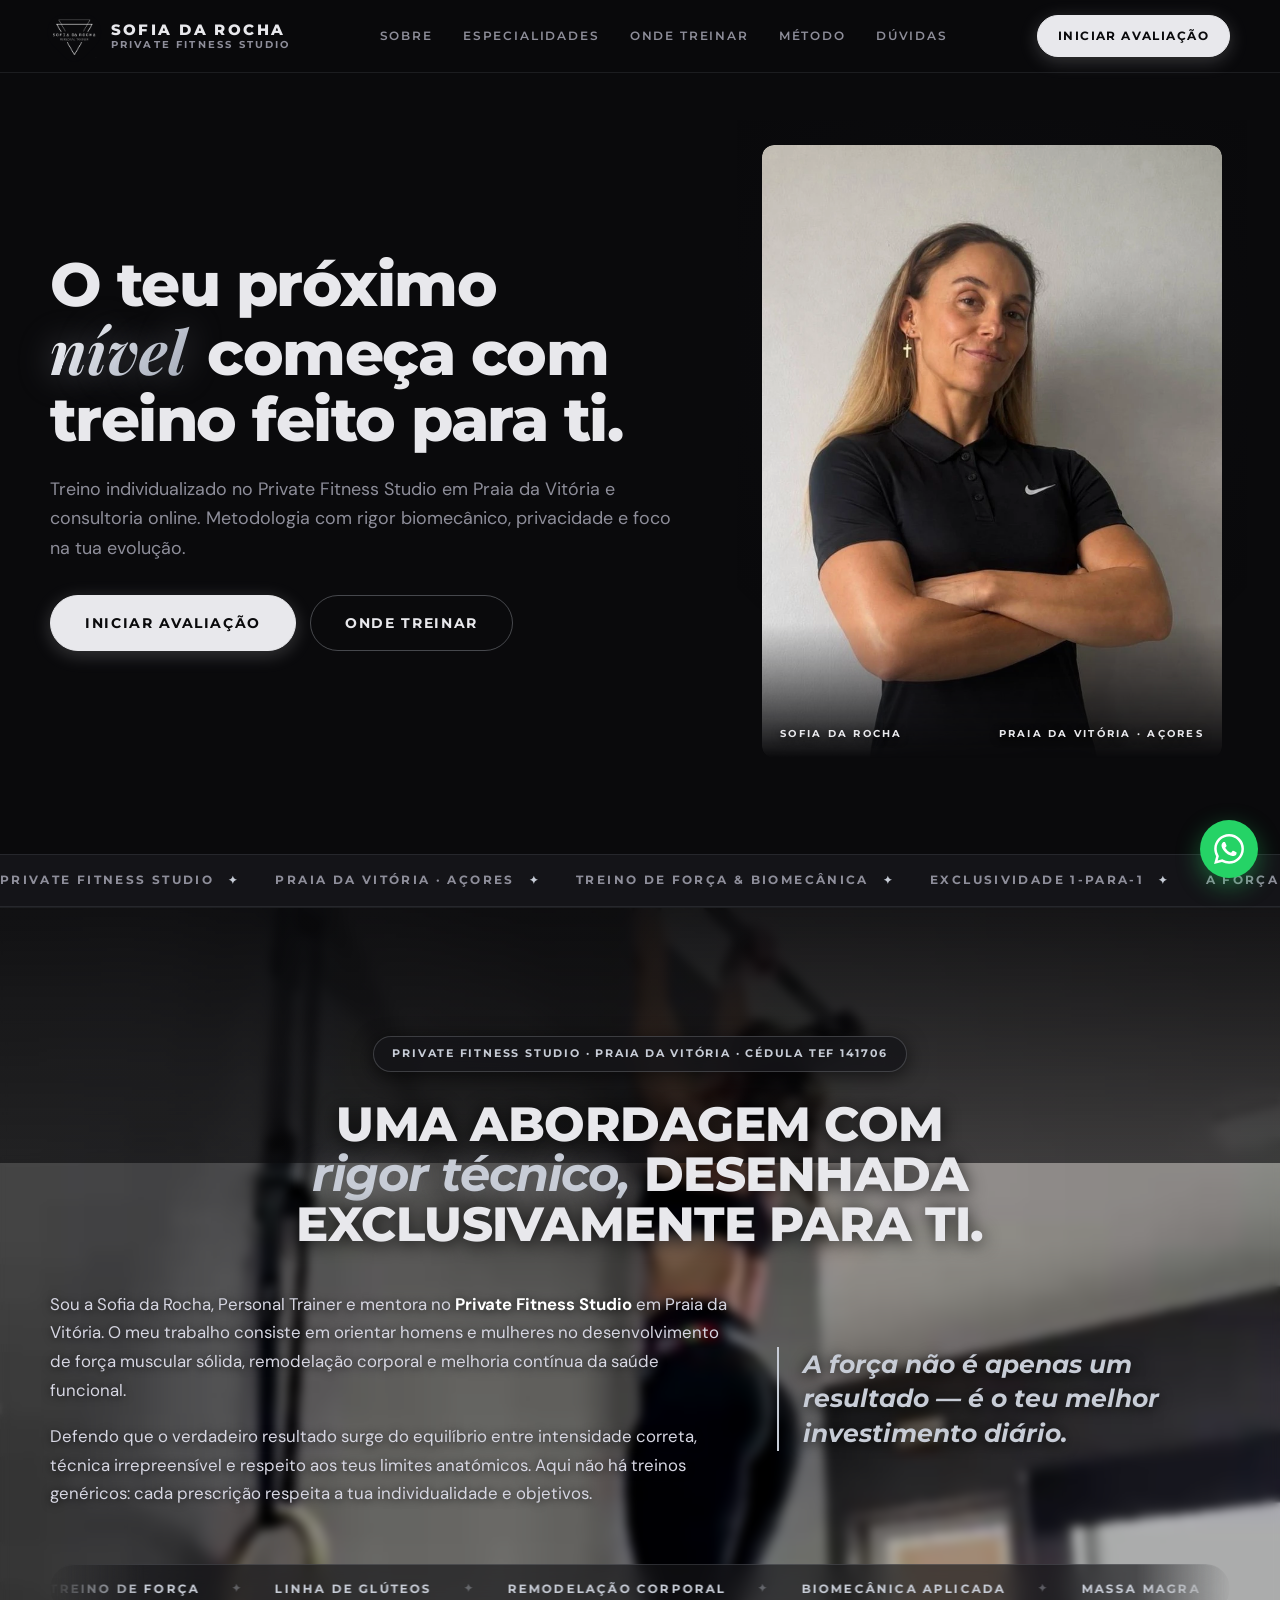
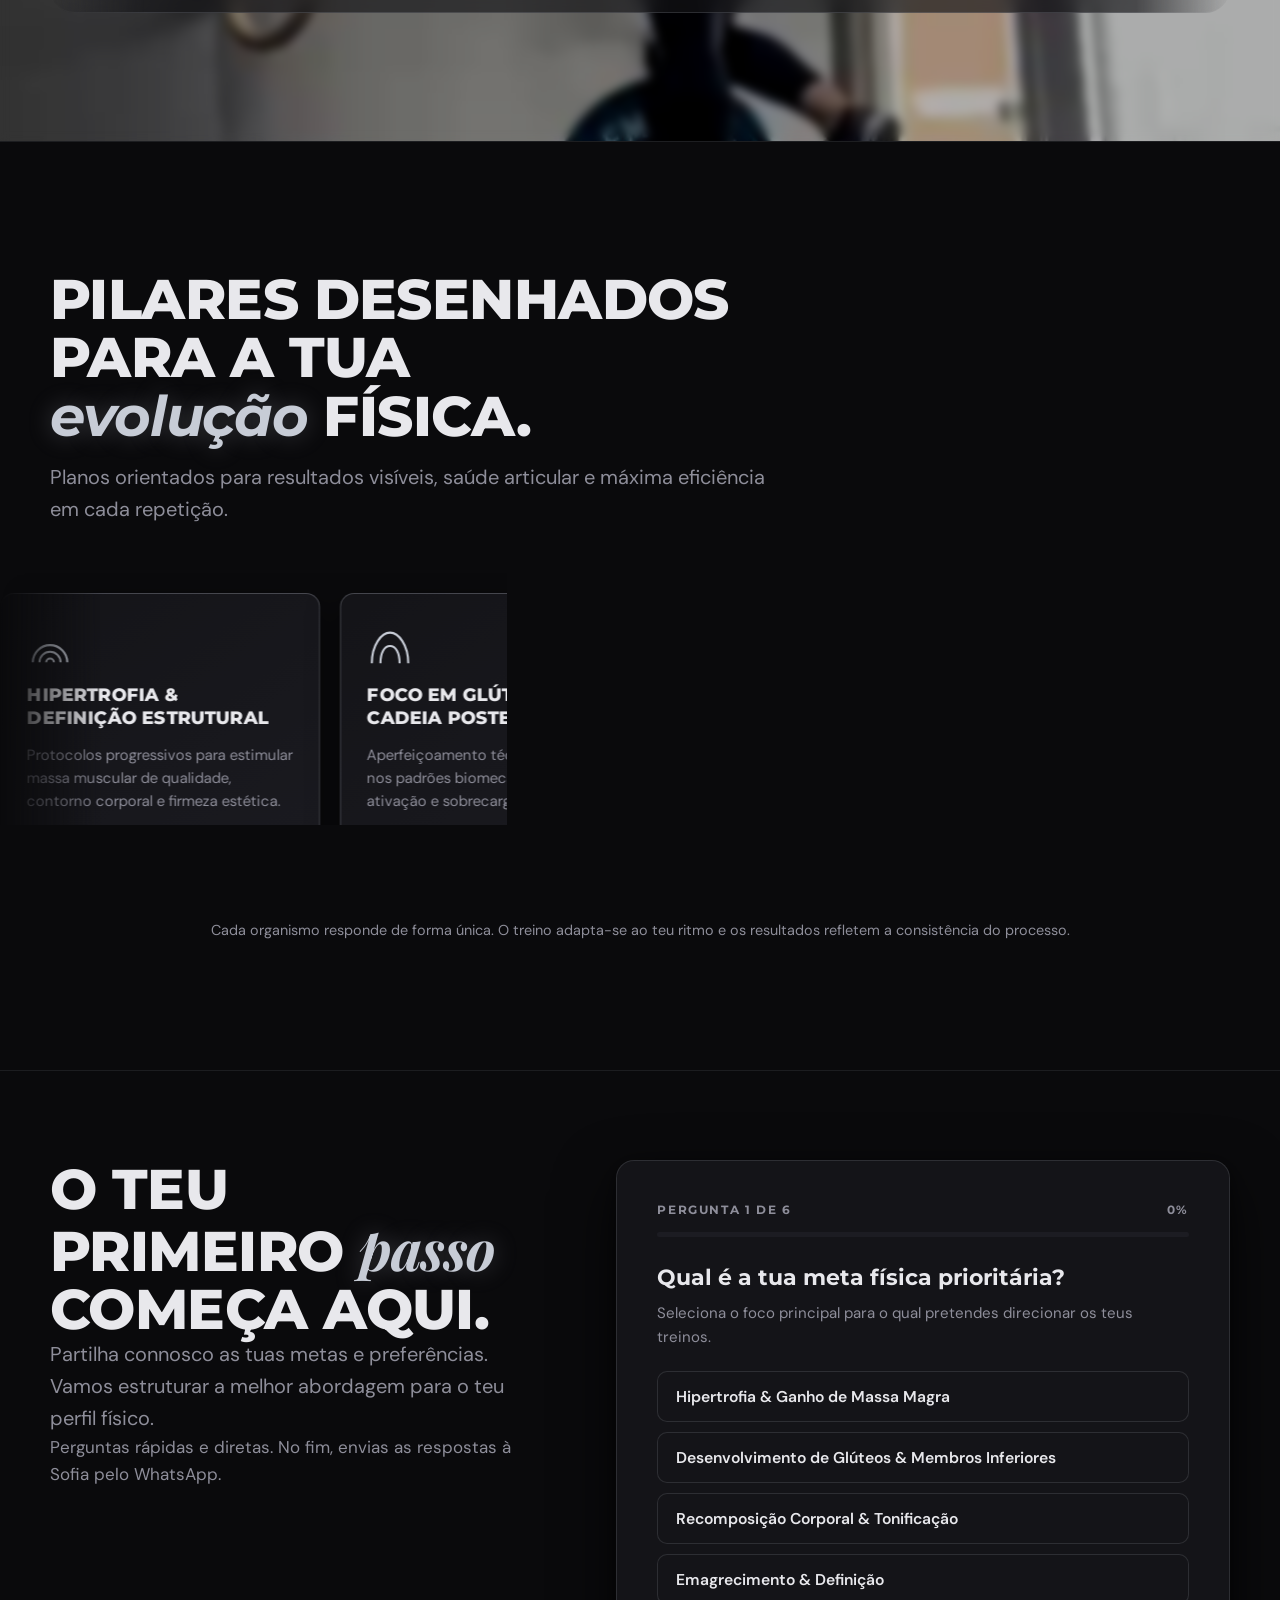
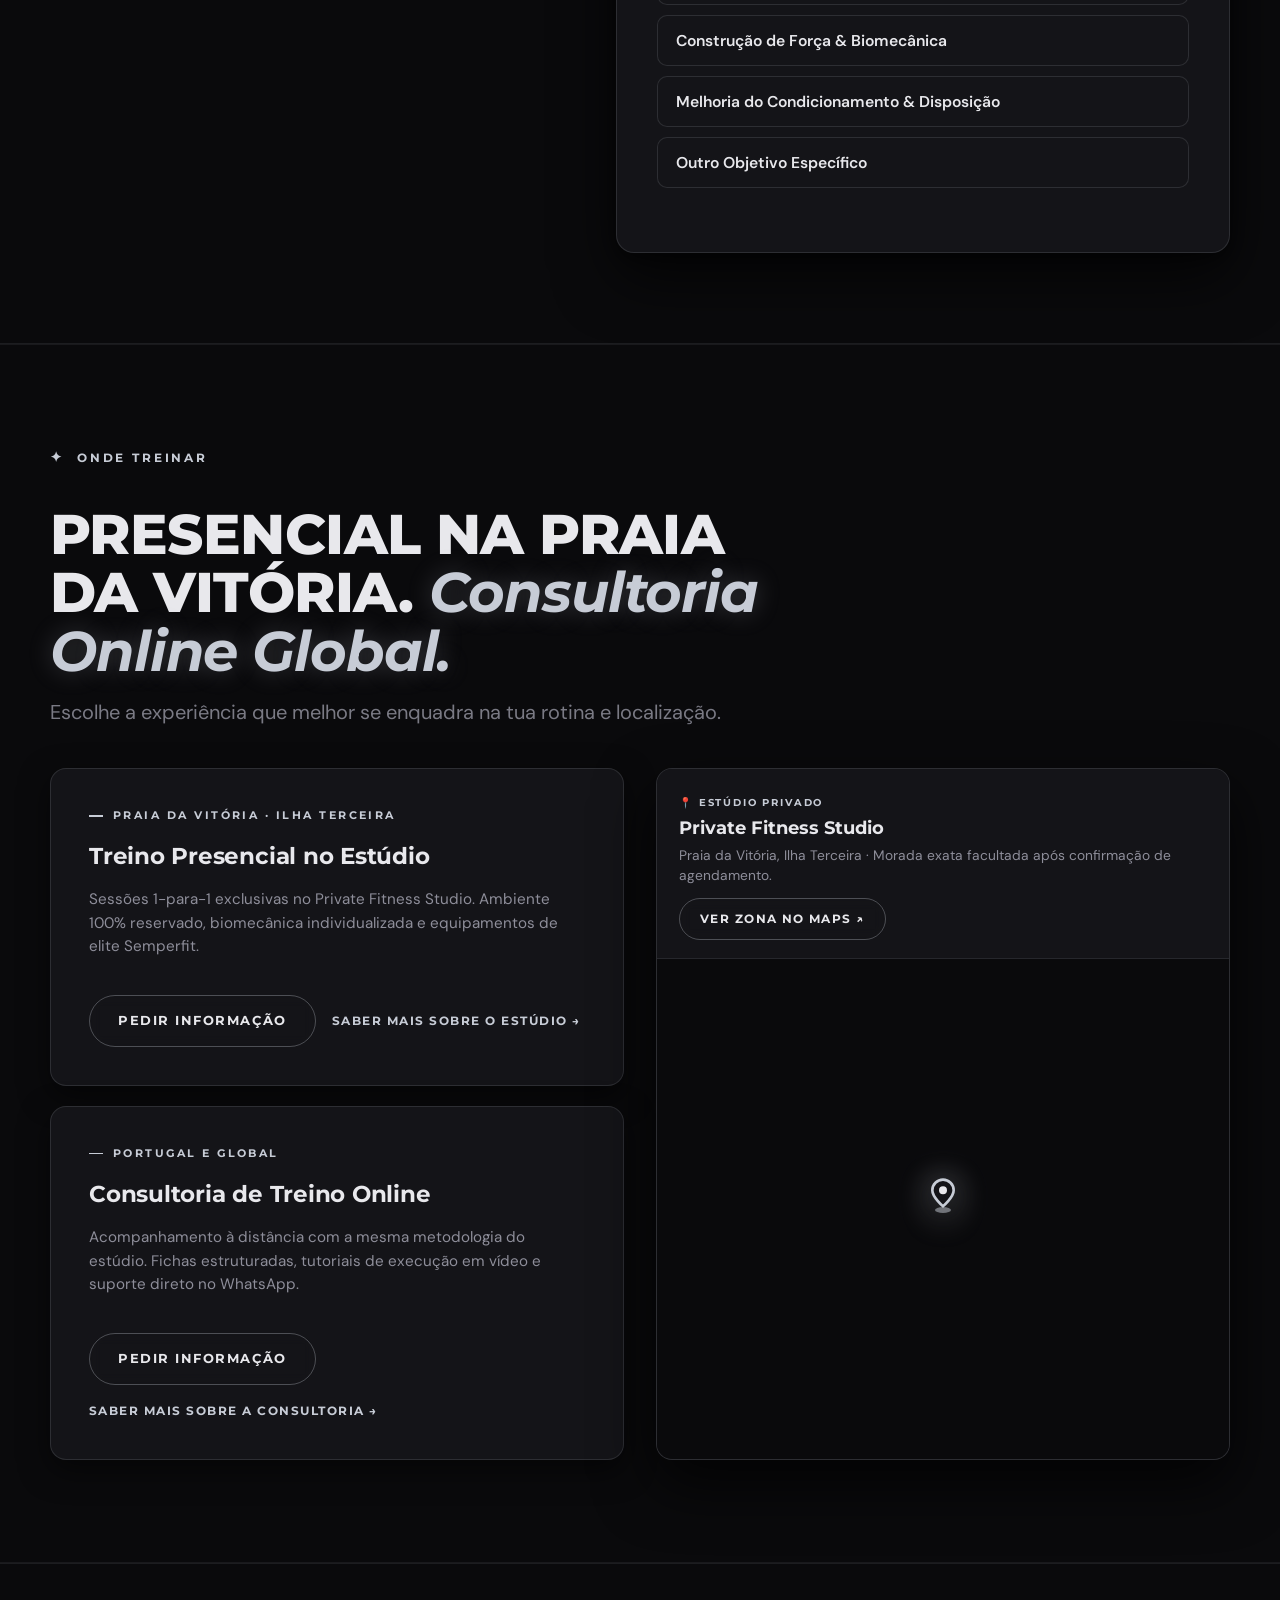
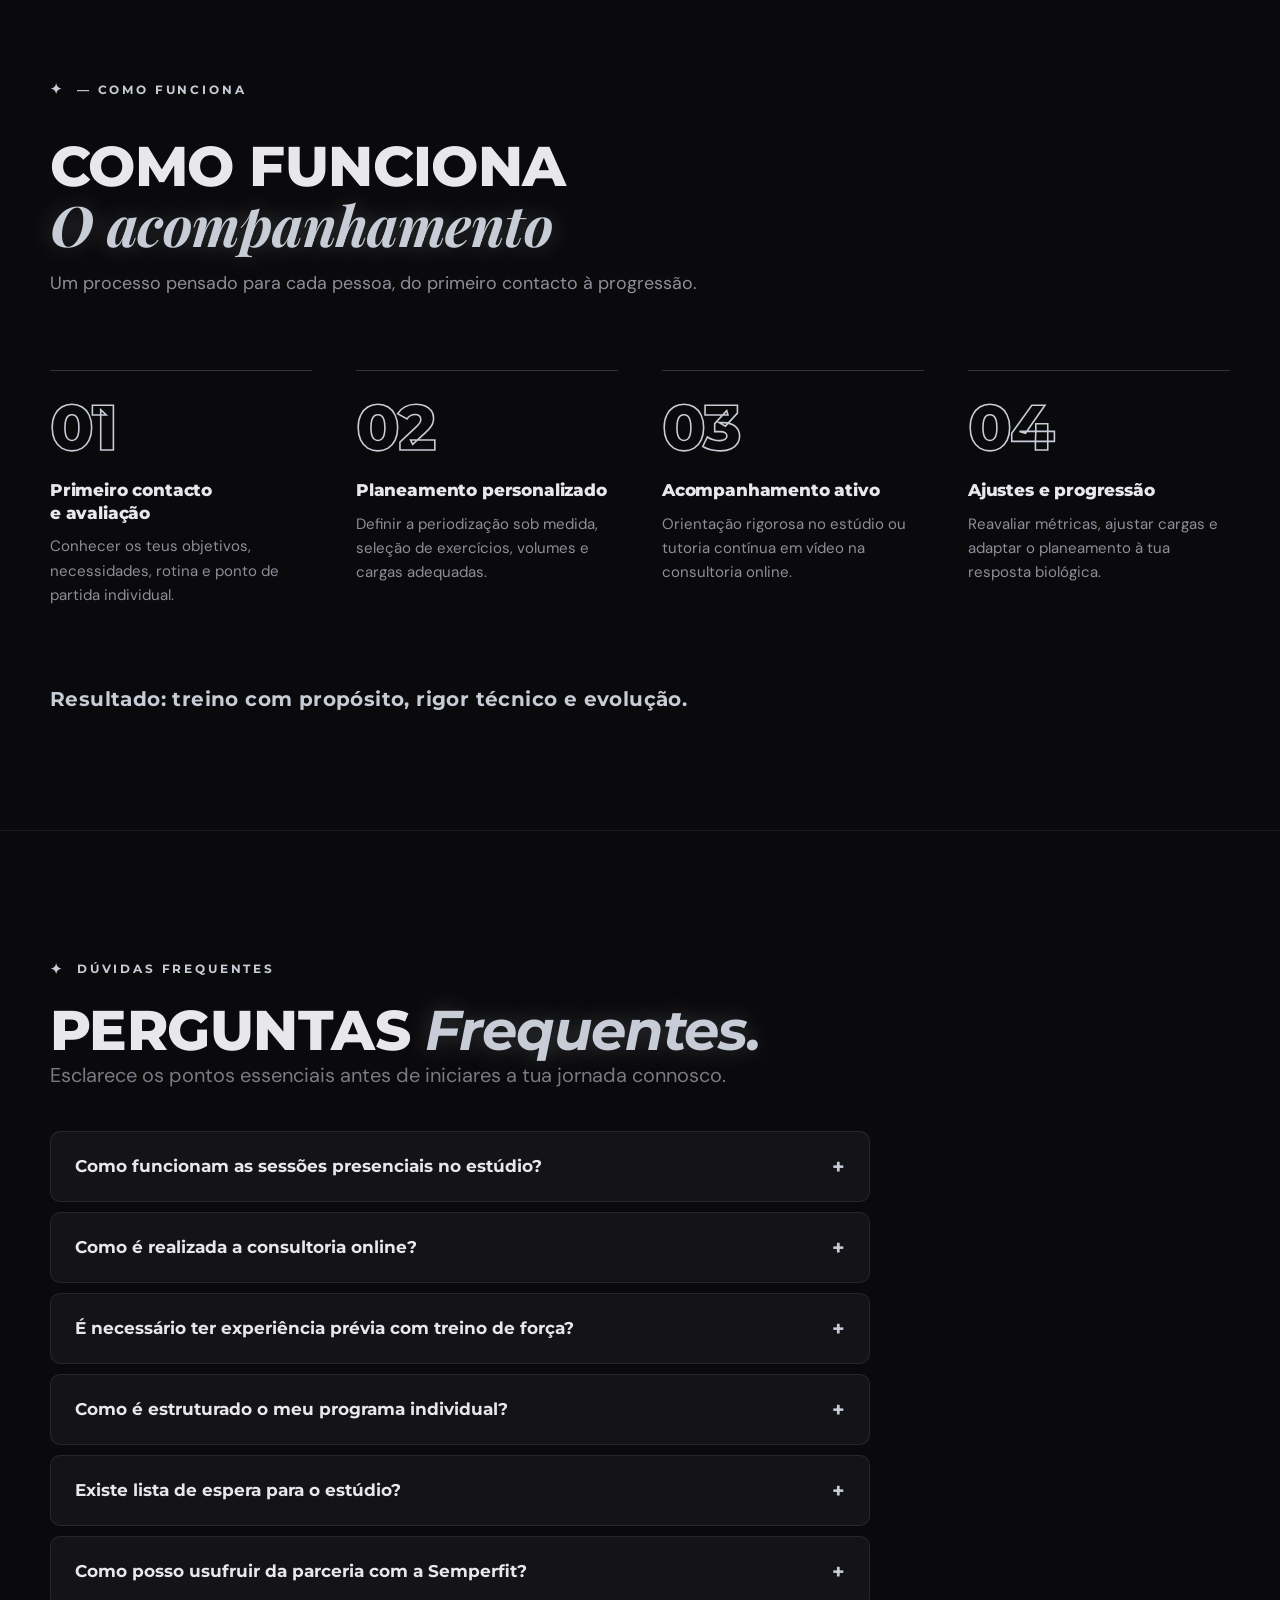
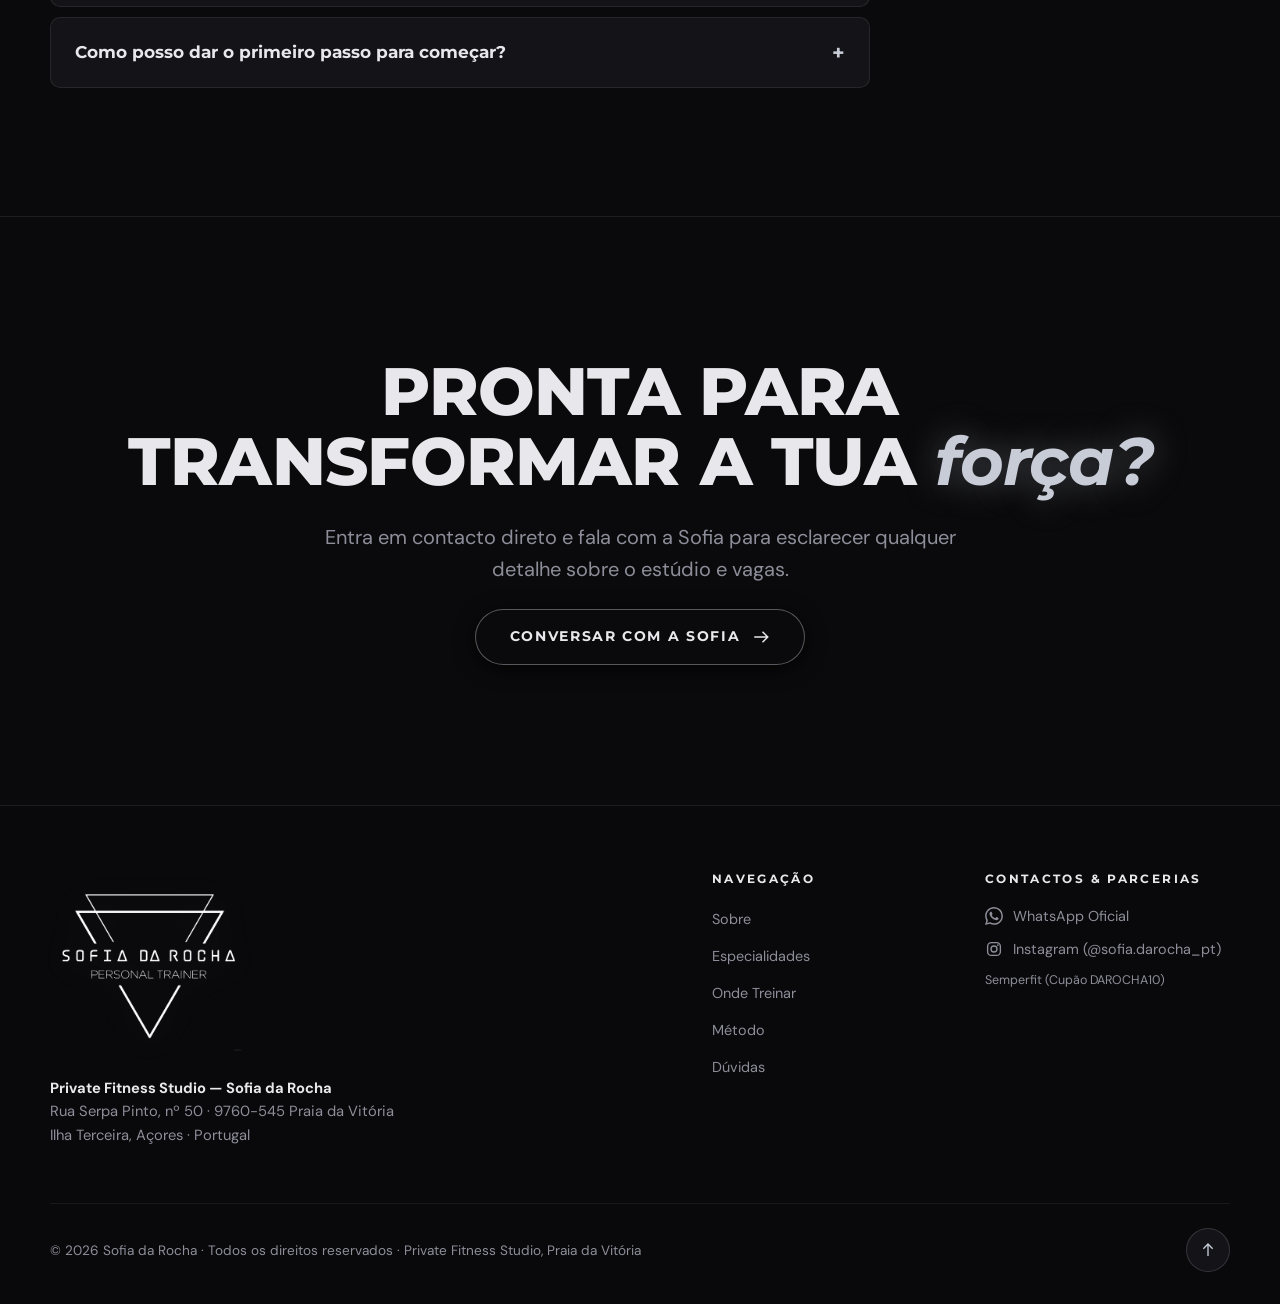
<file: index.html>
<!doctype html>
<html lang="pt-PT">
<head>
  <meta charset="utf-8">
  <meta name="viewport" content="width=device-width,initial-scale=1,viewport-fit=cover">
  <title>Sofia da Rocha | Personal Trainer no Private Fitness Studio & Online</title>

  <meta name="description" content="Personal Trainer em Praia da Vitória (Ilha Terceira, Açores) e Consultoria Online. Treino individualizado com método, biomecânica e privacidade no Private Fitness Studio.">
  <link rel="canonical" href="./">
  <meta property="og:type" content="website">
  <meta property="og:url" content="./">
  <meta property="og:title" content="Sofia da Rocha | Personal Trainer · Private Fitness Studio">
  <meta property="og:description" content="Treino personalizado, biomecânica e acompanhamento individual no Private Fitness Studio em Praia da Vitória e consultoria online. A força é o caminho.">
  <meta property="og:image" content="assets/sofia_hero.webp">
  <meta property="og:image:type" content="image/webp">
  <meta name="twitter:card" content="summary_large_image">
  <meta name="twitter:title" content="Sofia da Rocha | Personal Trainer">
  <meta name="twitter:description" content="A força é o caminho. Treino presencial no Private Fitness Studio e consultoria online.">
  <meta name="twitter:image" content="assets/sofia_hero.webp">
  <meta name="author" content="Sofia da Rocha">
  <meta property="og:locale" content="pt_PT">
  
  <link rel="preconnect" href="https://fonts.googleapis.com">
  <link rel="preconnect" href="https://fonts.gstatic.com" crossorigin>
  <link href="https://fonts.googleapis.com/css2?family=DM+Sans:ital,opsz,wght@0,9..40,400;0,9..40,500;0,9..40,700;1,9..40,400&family=Montserrat:ital,wght@0,500;0,600;0,700;0,800;1,500;1,700;1,800&family=Playfair+Display:ital,wght@1,600;1,700&display=swap" rel="stylesheet">
  
  <meta name="theme-color" content="#0A0A0C">
  <link rel="icon" type="image/svg+xml" href="data:image/svg+xml,%3Csvg xmlns='http://www.w3.org/2000/svg' viewBox='0 0 32 32'%3E%3Crect width='32' height='32' rx='8' fill='%230A0A0C'/%3E%3Cpath d='M10 13c0-1.8 1.5-3 3.5-3h3c2 0 3.5 1.2 3.5 3 0 1.5-.8 2.5-2.2 3l-4 1c-1.8.5-3 1.8-3 3.5 0 2.2 1.8 4 4 4h3c2.2 0 4-1.8 4-4' stroke='%23C7CCD6' stroke-width='2.4' stroke-linecap='round' fill='none'/%3E%3C/svg%3E">

  <!-- Retorno ao início ao recarregar -->
  <script>
    if ('scrollRestoration' in history) {
      history.scrollRestoration = 'manual';
    }
    window.scrollTo(0, 0);
  </script>

  <!-- Schema.org Structured Data -->
  <script type="application/ld+json">
  {
    "@context": "https://schema.org",
    "@type": "Person",
    "name": "Sofia da Rocha",
    "jobTitle": "Personal Trainer · Studio Owner",
    "telephone": "+351926017125",
    "url": "https://www.instagram.com/sofia.darocha_pt/",
    "image": "assets/sofia_hero.webp",
    "address": {
      "@type": "PostalAddress",
      "streetAddress": "Rua Serpa Pinto, nº 50",
      "addressLocality": "Praia da Vitória",
      "addressRegion": "Ilha Terceira, Açores",
      "postalCode": "9760-545",
      "addressCountry": "PT"
    }
  }
  </script>

  <meta http-equiv="Cache-Control" content="no-cache, no-store, must-revalidate">
  <meta http-equiv="Pragma" content="no-cache">
  <meta http-equiv="Expires" content="0">
  
  <link rel="stylesheet" href="style.css?v=20261118_smooth">
</head>
<body>

  <!-- SVGs Defs -->
  <svg width="0" height="0" style="position:absolute" aria-hidden="true" focusable="false">
    <defs>
      <symbol id="ig" viewBox="0 0 24 24">
        <rect x="3.5" y="3.5" width="17" height="17" rx="5" fill="none" stroke="currentColor" stroke-width="1.8"/>
        <circle cx="12" cy="12" r="4" fill="none" stroke="currentColor" stroke-width="1.8"/>
        <circle cx="17.2" cy="6.8" r="1.2" fill="currentColor"/>
      </symbol>
      <symbol id="arrow" viewBox="0 0 24 24">
        <path d="M3 12h17M14 5l7 7-7 7" fill="none" stroke="currentColor" stroke-width="2"/>
      </symbol>
      <symbol id="wa" viewBox="0 0 24 24">
        <path fill="currentColor" d="M17.472 14.382c-.297-.149-1.758-.867-2.03-.967-.273-.099-.471-.148-.67.15-.197.297-.767.966-.94 1.164-.173.199-.347.223-.644.075-.297-.15-1.255-.463-2.39-1.475-.883-.788-1.48-1.761-1.653-2.059-.173-.297-.018-.458.13-.606.134-.133.298-.347.446-.52.149-.174.198-.298.298-.497.099-.198.05-.371-.025-.52-.075-.149-.669-1.612-.916-2.207-.242-.579-.487-.5-.669-.51-.173-.008-.371-.01-.57-.01-.198 0-.52.074-.792.372-.272.297-1.04 1.016-1.04 2.479 0 1.462 1.065 2.875 1.213 3.074.149.198 2.096 3.2 5.077 4.487.709.306 1.262.489 1.694.625.712.227 1.36.195 1.871.118.571-.085 1.758-.719 2.006-1.413.248-.694.248-1.289.173-1.413-.074-.124-.272-.198-.57-.347m-5.421 7.403h-.004a9.87 9.87 0 01-5.031-1.378l-.361-.214-3.741.982.998-3.648-.235-.374a9.86 9.86 0 01-1.51-5.26c.001-5.45 4.436-9.884 9.888-9.884 2.64 0 5.122 1.03 6.988 2.898a9.825 9.825 0 012.893 6.994c-.003 5.45-4.437 9.884-9.885 9.884m8.413-18.297A11.815 11.815 0 0012.05 0C5.495 0 .16 5.335.157 11.892c0 2.096.547 4.142 1.588 5.945L.057 24l6.305-1.654a11.882 11.882 0 005.683 1.448h.005c6.554 0 11.89-5.335 11.893-11.893a11.821 11.821 0 00-3.48-8.413Z"/>
      </symbol>
    </defs>
  </svg>

  <a class="skip" href="#conteudo">Saltar para o conteúdo</a>

  <!-- VÍDEO DE FUNDO SMOOTH SCROLL (EQUIPAMENTOS FLUTUANDO) -->
  <div class="site-scroll-video-wrap" aria-hidden="true" id="site-scroll-video-wrap">
    <video class="site-scroll-video" id="site-scroll-video" autoplay loop muted playsinline webkit-playsinline x5-playsinline preload="auto">
      <source src="assets/secaosmooth.mp4" type="video/mp4">
    </video>
    <div class="site-scroll-overlay"></div>
  </div>

  <!-- HEADER -->
  <header class="hdr dark" id="topo">
    <div class="wrap">
      <a class="logo" href="#inicio" aria-label="Sofia da Rocha, Personal Trainer · Início">
        <img src="assets/sofia_logo_transparent.png" alt="Sofia da Rocha Personal Trainer" class="logo-crest">
        <span class="logo-text">
          <span class="logo-name">SOFIA DA ROCHA</span>
          <span class="logo-sub">PRIVATE FITNESS STUDIO</span>
        </span>
      </a>
      <nav class="nav" id="nav" aria-label="Navegação Principal"></nav>
      <div class="hdr-end">
        <a class="btn btn-primary btn-sm hdr-cta" href="#questionario">
          Iniciar Avaliação
        </a>
        <button class="burger" id="burger" type="button" aria-label="Abrir menu de navegação" aria-expanded="false" aria-controls="mnav">
          <span></span>
        </button>
      </div>
    </div>
    <nav class="mnav" id="mnav" aria-label="Menu móvel">
      <div class="wrap" id="mnav-in"></div>
    </nav>
  </header>

  <!-- CONTEÚDO PRINCIPAL -->
  <main id="conteudo">
    <!-- HERO -->
    <section class="hero dark" id="inicio" aria-labelledby="h1">
      <!-- AMBIENT MOTION BACKGROUND -->
      <div class="hero-bg-motion" aria-hidden="true">
        <div class="ambient-orb orb-1"></div>
        <div class="ambient-orb orb-2"></div>
        <div class="ambient-orb orb-3"></div>
        <div class="ambient-grid"></div>
        <div class="ambient-beam"></div>
      </div>

      <div class="wrap hero-wrap">
        <div class="hero-content">
          <h1 id="h1" class="rise" style="--d:.15s">
            O teu próximo <em class="word-hl">nível</em> começa com treino feito para ti.
          </h1>
          <p class="lead rise" style="--d:.3s">
            Treino individualizado no Private Fitness Studio em Praia da Vitória e consultoria online. Metodologia com rigor biomecânico, privacidade e foco na tua evolução.
          </p>
          <div class="ctas rise" style="--d:.42s">
            <a class="btn btn-primary btn-xl" href="#questionario">
              Iniciar Avaliação
            </a>
            <a class="btn btn-ghost btn-xl" href="#modalidades">
              Onde Treinar
            </a>
          </div>
        </div>
        <figure class="photo rise" style="--d:.25s;margin:0">
          <div class="photo-glow" aria-hidden="true"></div>
          <div class="frame">
            <img src="assets/sofia_hero.webp" alt="Sofia da Rocha, Personal Trainer no estúdio" width="960" height="1280" fetchpriority="high" decoding="async">
          </div>
          <figcaption>
            <span>Sofia da Rocha</span>
            <span>Praia da Vitória · Açores</span>
          </figcaption>
        </figure>
      </div>
    </section>

    <!-- STRIP TICKER -->
    <div class="strip dark" aria-hidden="true">
      <div class="strip-track" id="strip"></div>
    </div>

    <!-- SOBRE: VÍDEO NO FUNDO COM VIDRO BLACK GLASS -->
    <section class="about" id="sobre" aria-labelledby="h-sobre">
      <!-- VÍDEO DE FUNDO COBRINDO A SEÇÃO COMPLETA -->
      <div class="about-bg-video-wrap" aria-hidden="true">
        <video class="about-bg-video" autoplay loop muted playsinline poster="assets/sectionvideo_poster.jpg">
          <source src="assets/sectionvideo.mp4" type="video/mp4">
        </video>
        <!-- VIDRO PRETO (BLACK GLASS OVERLAY COM BLUR E CONTRASTE) -->
        <div class="about-bg-overlay"></div>
      </div>

      <div class="wrap about-content-wrap">
        <div style="text-align: center;">
          <div class="about-top-badge" data-reveal>
            <span>Private Fitness Studio · Praia da Vitória · Cédula TEF 141706</span>
          </div>
        </div>

        <!-- TEXTOS COM ALTA VISIBILIDADE SOBRE O VIDRO -->
        <div class="about-narrative" id="about-narrative">
          <div class="about-head" data-reveal>
            <h2 id="h-sobre">Uma abordagem com <em class="hl">rigor técnico,</em> desenhada exclusivamente para ti.</h2>
          </div>
          <div class="about-grid-content">
            <div class="body" data-reveal style="--d:.1s">
              <p>Sou a Sofia da Rocha, Personal Trainer e mentora no <b>Private Fitness Studio</b> em Praia da Vitória. O meu trabalho consiste em orientar homens e mulheres no desenvolvimento de força muscular sólida, remodelação corporal e melhoria contínua da saúde funcional.</p>
              <p>Defendo que o verdadeiro resultado surge do equilíbrio entre intensidade correta, técnica irrepreensível e respeito aos teus limites anatómicos. Aqui não há treinos genéricos: cada prescrição respeita a tua individualidade e objetivos.</p>
            </div>
            <div class="about-side" data-reveal style="--d:.2s">
              <p class="pull"><span class="hl">A força não é apenas um resultado — é o teu melhor investimento diário.</span></p>
            </div>
          </div>

          <!-- PILARES DE ATUAÇÃO EM LOOP CONTÍNUO (ESTILO TICKER) -->
          <div class="pilares-strip" aria-label="Pilares de atuação em loop contínuo">
            <div class="pilares-track" id="fchips"></div>
          </div>
        </div>
      </div>
    </section>

    <!-- ÁREAS DE ESPECIALIZAÇÃO (Loop Horizontal de Cards) -->
    <section class="areas dark" id="areas" aria-labelledby="h-areas">
      <div class="wrap">
        <div class="head" data-reveal>
          <h2 id="h-areas">Pilares desenhados para a tua <em>evolução</em> física.</h2>
          <p class="lead">Planos orientados para resultados visíveis, saúde articular e máxima eficiência em cada repetição.</p>
        </div>
      </div>
      <div class="focus-marquee" id="focus-marquee" aria-label="Especialidades em loop contínuo">
        <div class="focus-track" id="focus-grid"></div>
      </div>
      <div class="wrap">
        <p class="note">Cada organismo responde de forma única. O treino adapta-se ao teu ritmo e os resultados refletem a consistência do processo.</p>
      </div>
    </section>

    <!-- QUESTIONÁRIO DE TRIAGEM -->
    <section class="quiz" id="questionario" aria-labelledby="h-quiz">
      <div class="wrap">
        <div class="intro" data-reveal>
          <h2 id="h-quiz">O teu primeiro <em class="hl hl-b">passo</em> começa aqui.</h2>
          <p class="lead">Partilha connosco as tuas metas e preferências. Vamos estruturar a melhor abordagem para o teu perfil físico.</p>
          <p class="priv">Perguntas rápidas e diretas. No fim, envias as respostas à Sofia pelo WhatsApp.</p>
        </div>
        <div class="qcard" data-reveal style="--d:.1s">
          <div class="qtop">
            <span id="q-count">Pergunta 1 de 6</span>
            <span id="q-pct">0%</span>
          </div>
          <div class="bar" id="q-bar" role="progressbar" aria-valuenow="0" aria-valuemin="0" aria-valuemax="100" aria-label="Progresso do questionário">
            <i></i>
          </div>
          <div class="stage" id="stage" tabindex="-1"></div>
          <div class="err" id="q-err" role="alert"></div>
          <div class="qnav" id="q-nav"></div>
        </div>
      </div>
    </section>

    <!-- ONDE TREINAR (LOCALIZAÇÃO & MAPA) -->
    <section class="modes" id="modalidades" aria-labelledby="h-mod">
      <div class="wrap">
        <div class="head" data-reveal>
          <p class="kicker">Onde Treinar</p>
          <h2 id="h-mod">Presencial na Praia da Vitória. <em>Consultoria Online Global.</em></h2>
          <p class="lead muted">Escolhe a experiência que melhor se enquadra na tua rotina e localização.</p>
        </div>

        <div class="location-layout">
          <!-- CARDS DE MODALIDADE -->
          <div class="location-cards" id="modes"></div>

          <!-- MAPA INTERATIVO NO ENDEREÇO DA SOFIA -->
          <div class="map-card" data-reveal style="--d:0.15s">
            <div class="map-header">
              <div class="map-info">
                <span class="map-badge">📍 Estúdio Privado</span>
                <h4>Private Fitness Studio</h4>
                <p>Praia da Vitória, Ilha Terceira · Morada exata facultada após confirmação de agendamento.</p>
              </div>
              <a class="btn btn-ghost btn-sm" href="https://www.google.com/maps/search/?api=1&query=Praia+da+Vit%C3%B3ria,+A%C3%A7ores" target="_blank" rel="noopener">
                Ver Zona no Maps ↗
              </a>
            </div>
            <div class="map-frame-wrapper">
              <iframe 
                class="studio-map"
                src="https://maps.google.com/maps?q=Praia+da+Vit%C3%B3ria,+Portugal&t=&z=14&ie=UTF8&iwloc=&output=embed"
                width="100%" 
                height="100%" 
                style="border:0;" 
                allowfullscreen="" 
                loading="lazy" 
                referrerpolicy="no-referrer-when-downgrade"
                title="Zona de Praia da Vitória - Private Fitness Studio">
              </iframe>
              <div class="map-center-pin" aria-hidden="true">
                <div class="pin-marker">
                  <svg viewBox="0 0 24 24" width="32" height="32" fill="none">
                    <path d="M12 2C7.58 2 4 5.58 4 10c0 5.25 8 12 8 12s8-6.75 8-12c0-4.42-3.58-8-8-8z" fill="#141418" stroke="#C7CCD6" stroke-width="2"/>
                    <circle cx="12" cy="10" r="3" fill="#E8E8EC"/>
                  </svg>
                  <span class="pin-pulse"></span>
                </div>
              </div>
            </div>
          </div>
        </div>
      </div>
    </section>

    <!-- O MÉTODO PASSO A PASSO (DARK METAL & AÇO) -->
    <section class="process metal-process" id="como-funciona" aria-labelledby="h-proc">
      <div class="wrap">
        <div class="head" data-reveal>
          <p class="kicker">— COMO FUNCIONA</p>
          <h2 id="h-proc">COMO FUNCIONA<br><em>O acompanhamento</em></h2>
          <p class="lead">Um processo pensado para cada pessoa, do primeiro contacto à progressão.</p>
        </div>
        <ol class="steps" id="steps"></ol>
        <p class="res" data-reveal>Resultado: treino com propósito, rigor técnico e evolução.</p>
      </div>
    </section>

    <!-- FAQ -->
    <section class="faq" id="faq" aria-labelledby="h-faq">
      <div class="wrap">
        <div class="intro" data-reveal>
          <p class="kicker">Dúvidas Frequentes</p>
          <h2 id="h-faq">Perguntas <em>Frequentes.</em></h2>
          <p class="lead muted">Esclarece os pontos essenciais antes de iniciares a tua jornada connosco.</p>
        </div>
        <div class="acc" id="acc" data-reveal style="--d:.1s"></div>
      </div>
    </section>

    <!-- CTA FINAL -->
    <section class="final dark" id="contacto" aria-labelledby="h-final">
      <div class="wrap">
        <h2 id="h-final">Pronta para transformar a tua <em class="hl hl-d">força?</em></h2>
        <p class="lead">Entra em contacto direto e fala com a Sofia para esclarecer qualquer detalhe sobre o estúdio e vagas.</p>
        <a class="btn btn-highlight btn-xl" data-wa="general" href="https://wa.me/message/EO23MIJJ4U2SN1" target="_blank" rel="noopener">
          Conversar com a Sofia
          <svg class="arr" aria-hidden="true"><use href="#arrow"/></svg>
        </a>
      </div>
    </section>
  </main>

  <!-- RODAPÉ -->
  <footer class="ftr dark" id="rodape">
    <div class="beam" aria-hidden="true"></div>
    <div class="wrap">
      <div class="f-top">
        <div class="f-brand">
          <a class="logo f-logo" href="#inicio" aria-label="Sofia da Rocha, Personal Trainer · Início">
            <img src="assets/sofia_logo_transparent.png" alt="Sofia da Rocha Personal Trainer" class="f-logo-img">
          </a>
          <p class="where">
            <b>Private Fitness Studio — Sofia da Rocha</b><br>
            Rua Serpa Pinto, nº 50 · 9760-545 Praia da Vitória<br>
            Ilha Terceira, Açores · Portugal
          </p>
        </div>
        <div class="f-links">
          <nav aria-label="Menu Rodapé">
            <h4>Navegação</h4>
            <ul class="f-nav" id="f-nav"></ul>
          </nav>
          <div>
            <h4>Contactos &amp; Parcerias</h4>
            <div class="f-social">
              <a class="gl" data-wa="general" href="https://wa.me/message/EO23MIJJ4U2SN1" target="_blank" rel="noopener">
                <svg aria-hidden="true"><use href="#wa"/></svg>
                WhatsApp Oficial
              </a>
              <a class="gl" data-ig href="https://www.instagram.com/sofia.darocha_pt/" target="_blank" rel="noopener">
                <svg aria-hidden="true"><use href="#ig"/></svg>
                Instagram (@sofia.darocha_pt)
              </a>
              <a class="gl" href="https://www.instagram.com/semperfit_official/" target="_blank" rel="noopener" style="font-size:.78rem">
                Semperfit (Cupão DAROCHA10)
              </a>
            </div>
          </div>
        </div>
      </div>
      <div class="f-bottom">
        <p>© 2026 Sofia da Rocha · Todos os direitos reservados · Private Fitness Studio, Praia da Vitória</p>
        <a class="f-top-btn" href="#inicio" aria-label="Voltar ao topo da página">
          <svg aria-hidden="true"><use href="#arrow"/></svg>
        </a>
      </div>
    </div>
  </footer>

  <!-- BOTÃO FLUTUANTE WHATSAPP -->
  <a class="wa" id="wa-float" data-wa="general" href="https://wa.me/message/EO23MIJJ4U2SN1" aria-label="Falar com a Sofia no WhatsApp" target="_blank" rel="noopener">
    <svg aria-hidden="true"><use href="#wa"/></svg>
  </a>

  <noscript>
    <p style="padding:16px;text-align:center;background:#0A0A0C;color:#E8E8EC">
      Para visualizar todas as funcionalidades da página, ativa o JavaScript no teu navegador.
    </p>
  </noscript>

  <script src="app.js?v=20261118_smooth"></script>
</body>
</html>
</file>
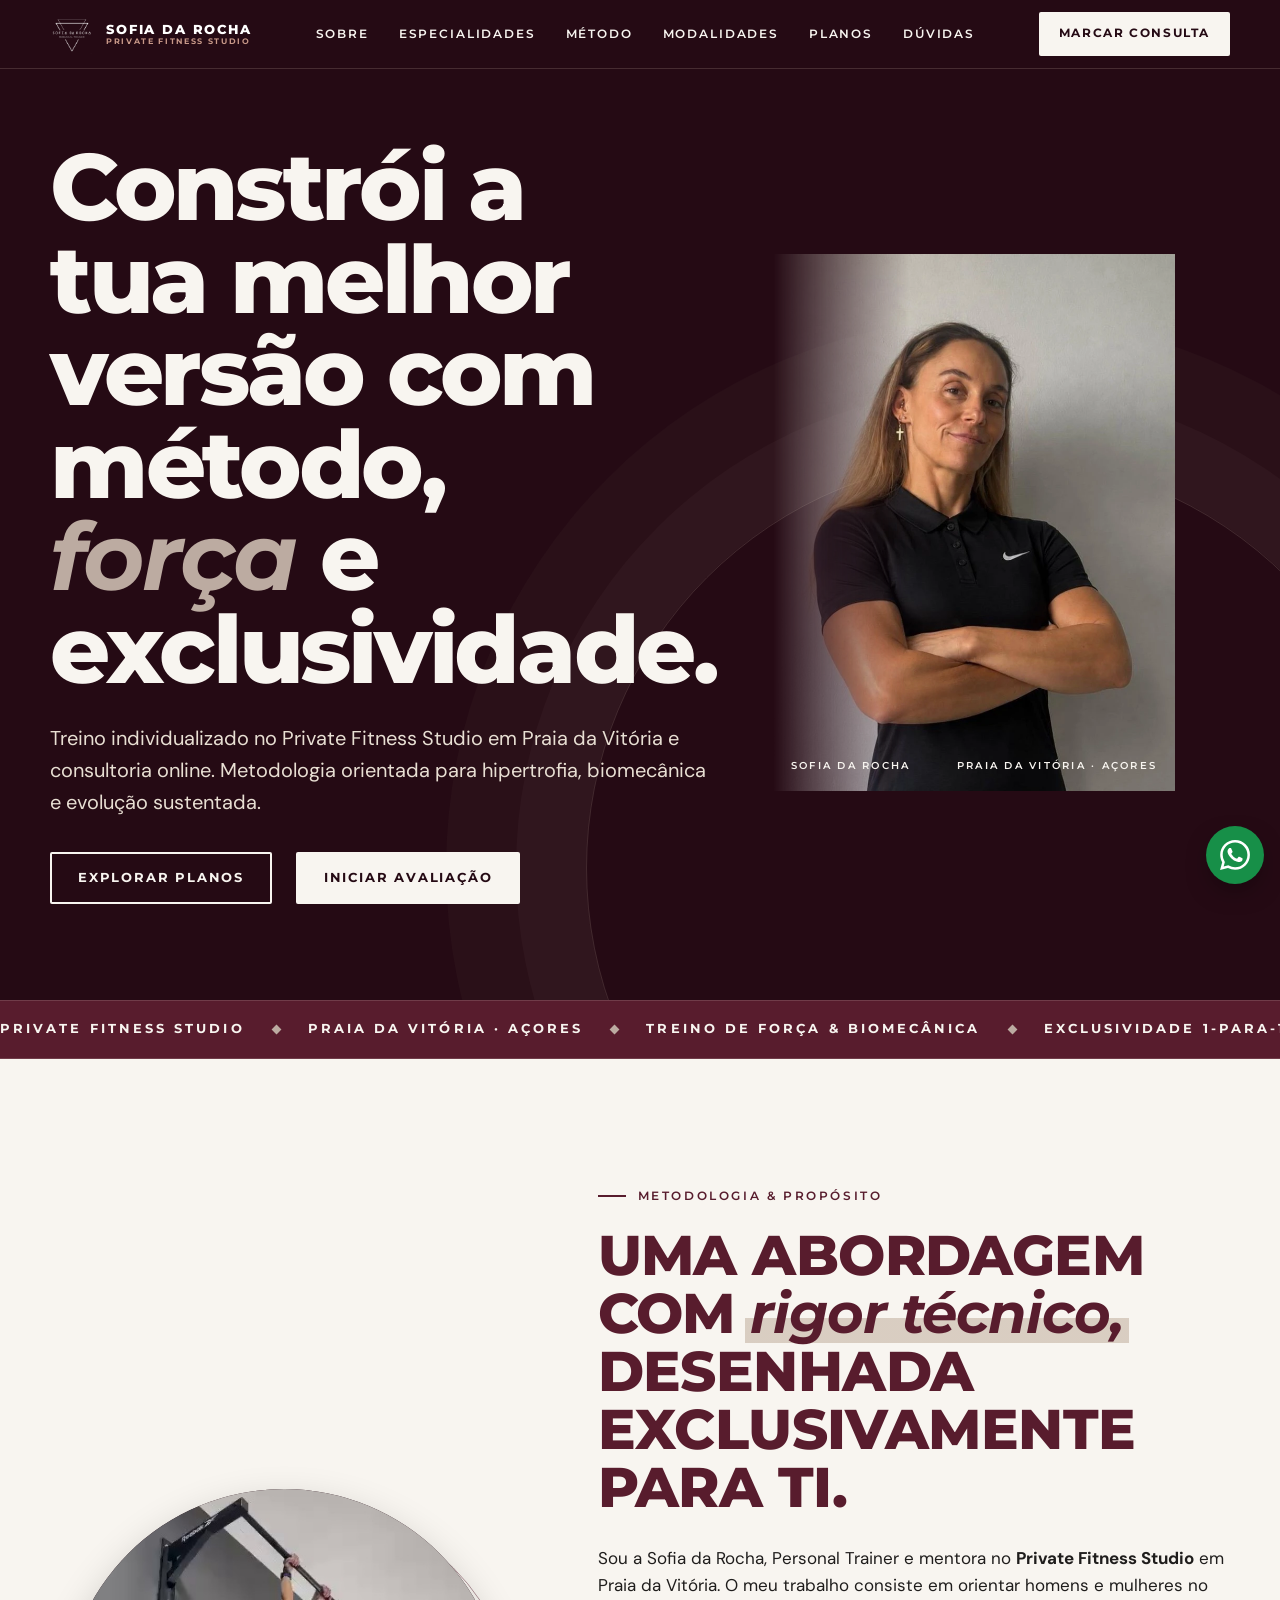
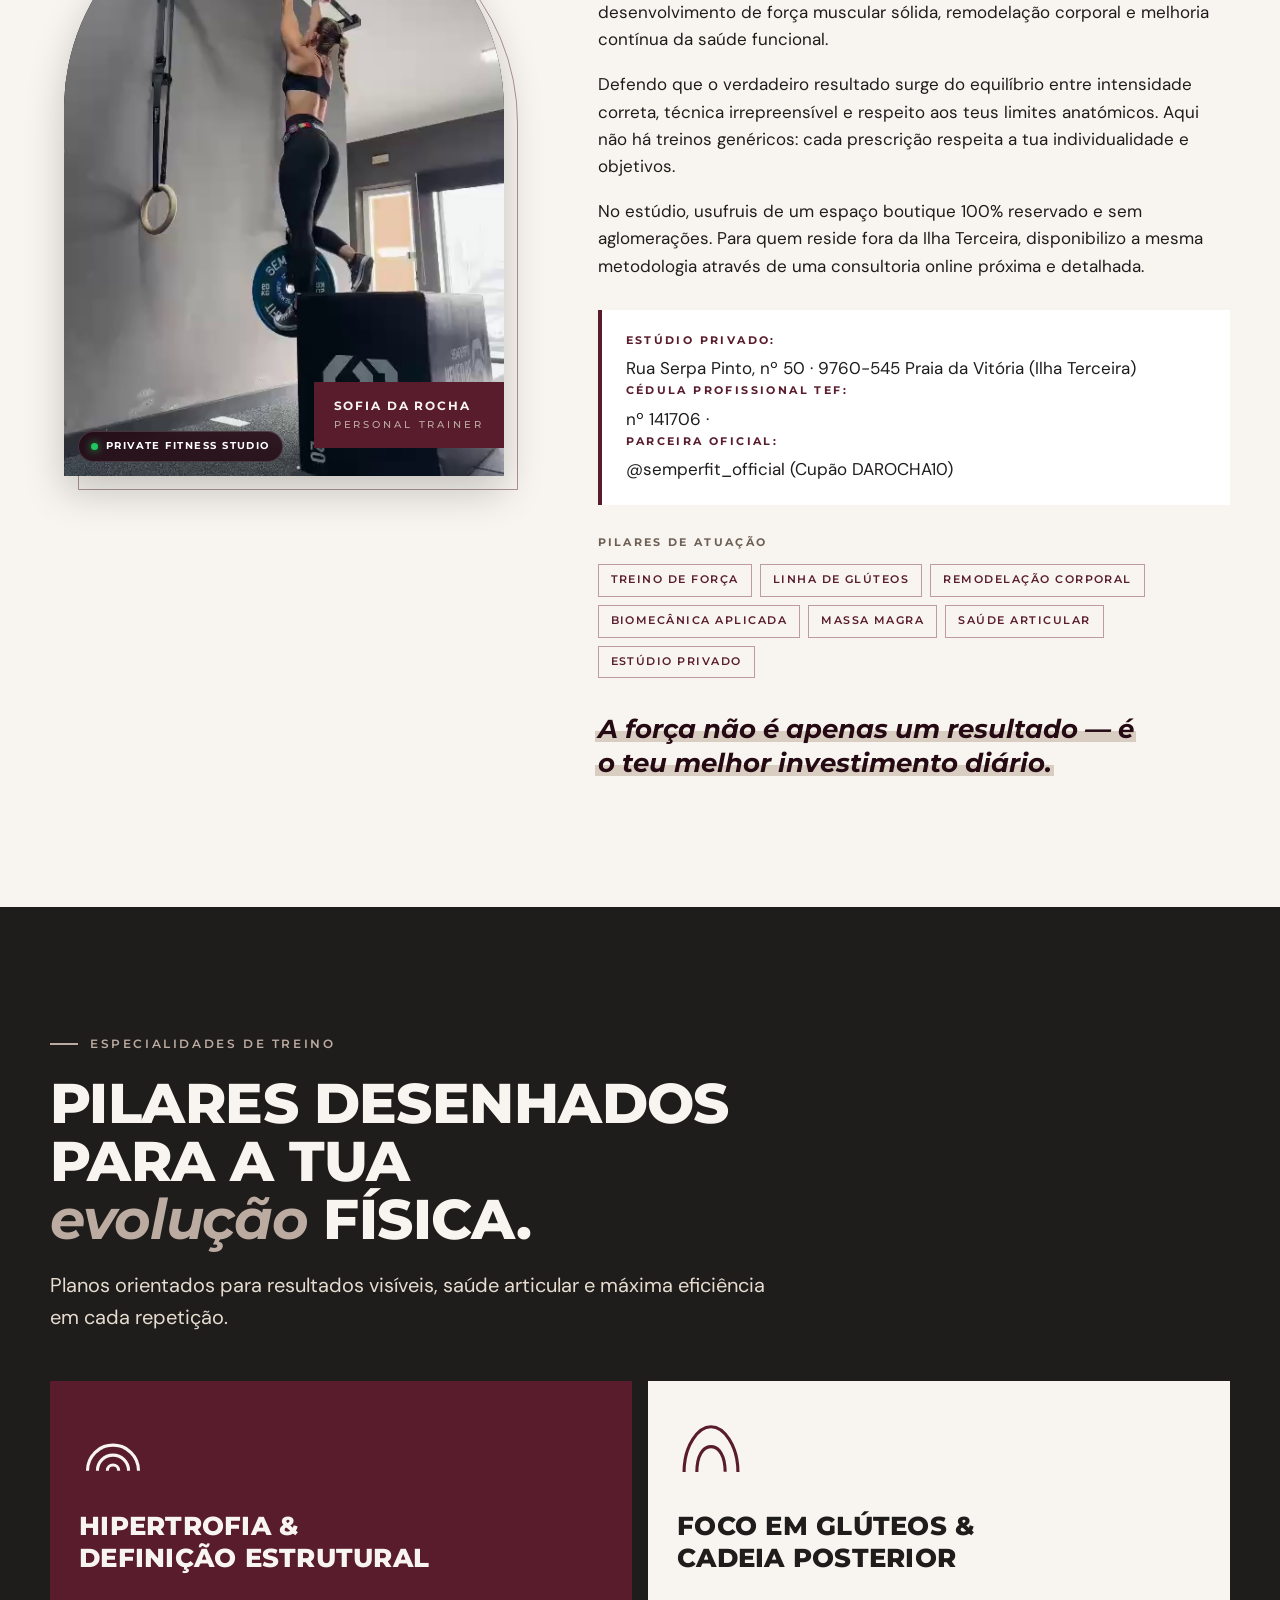
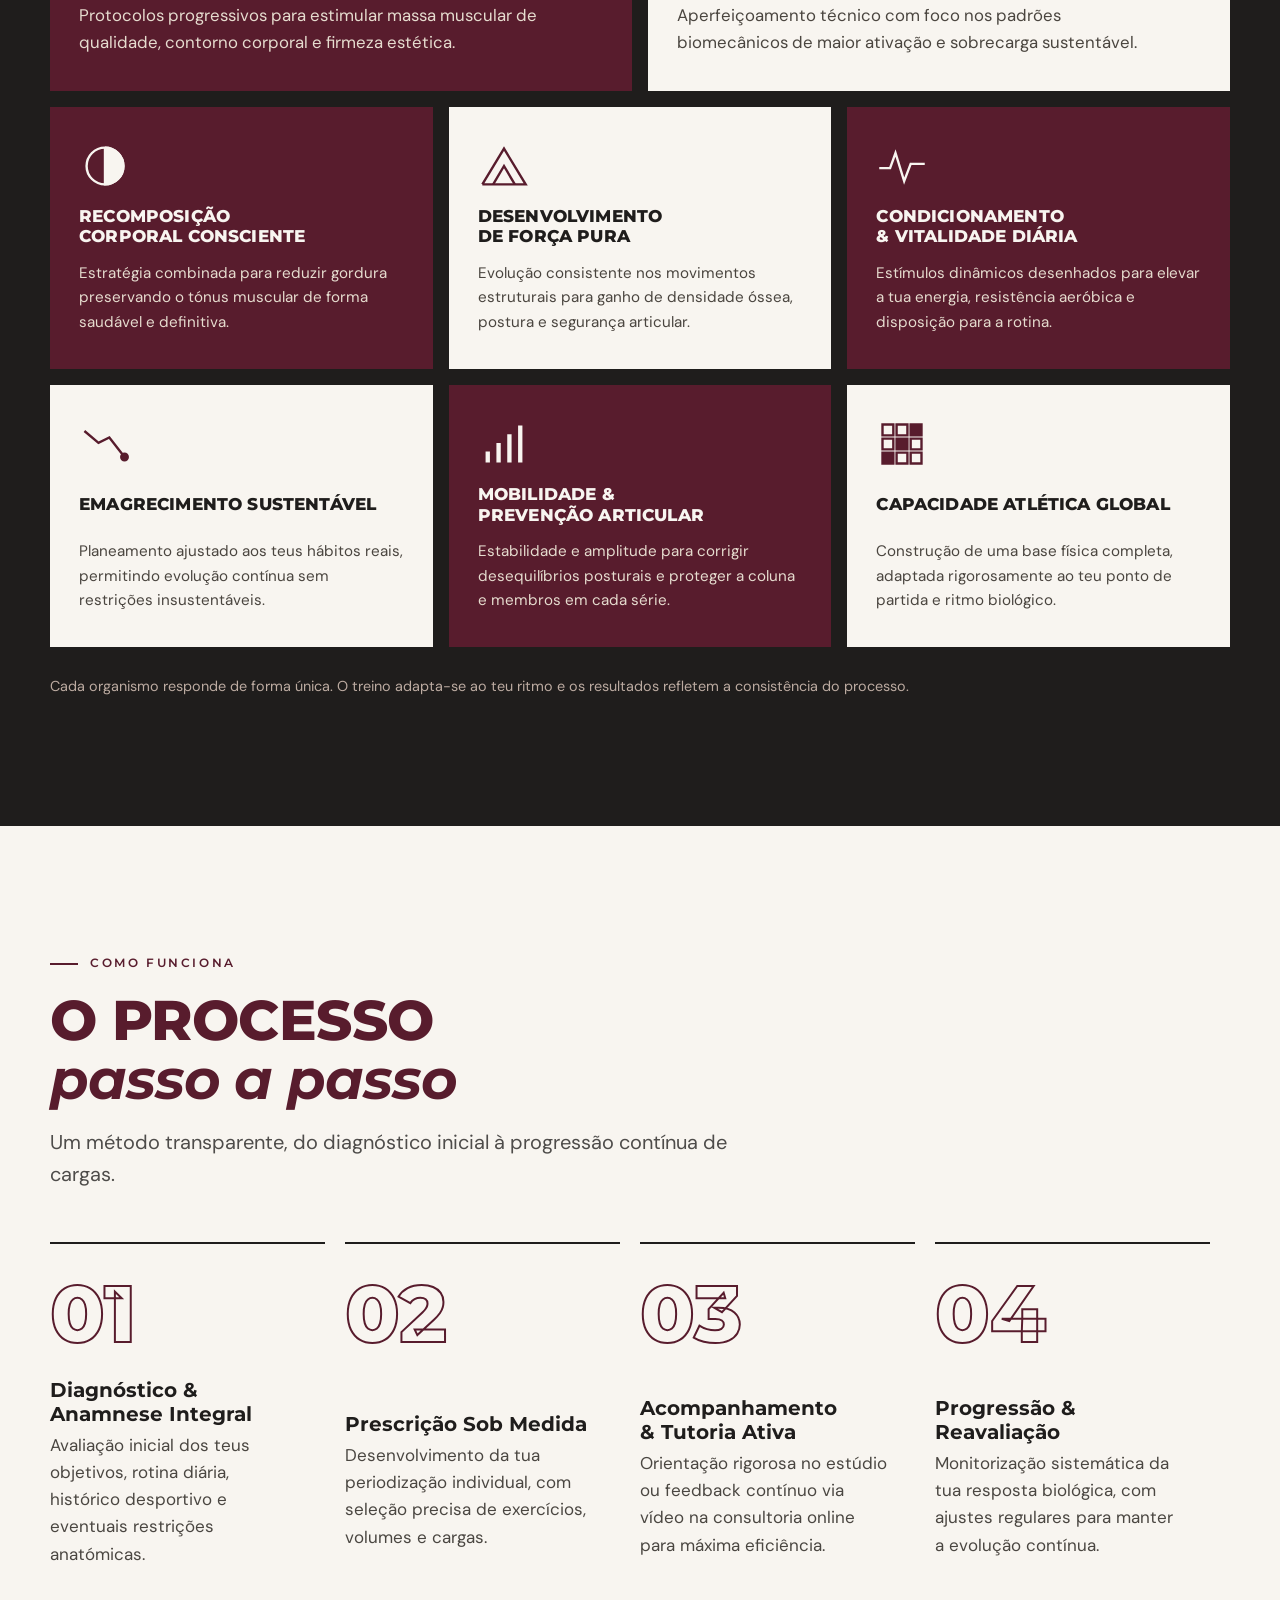
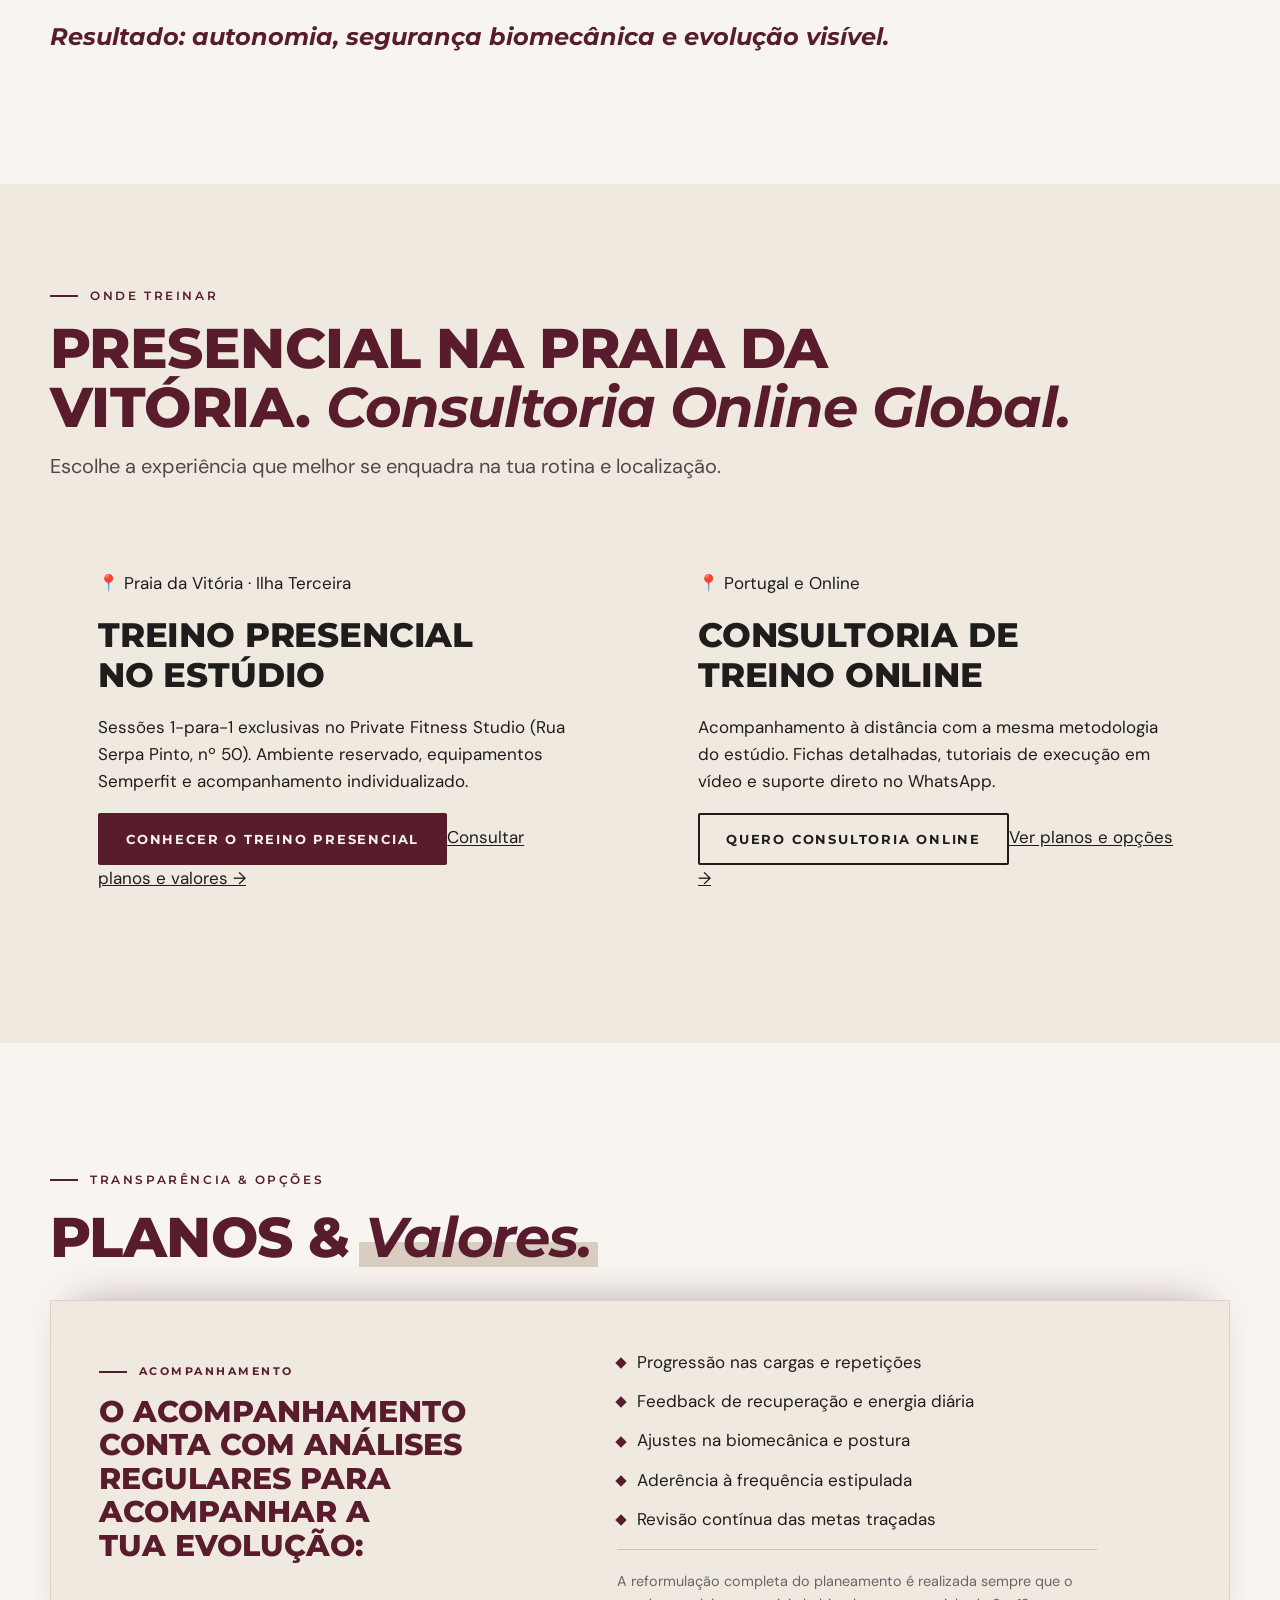
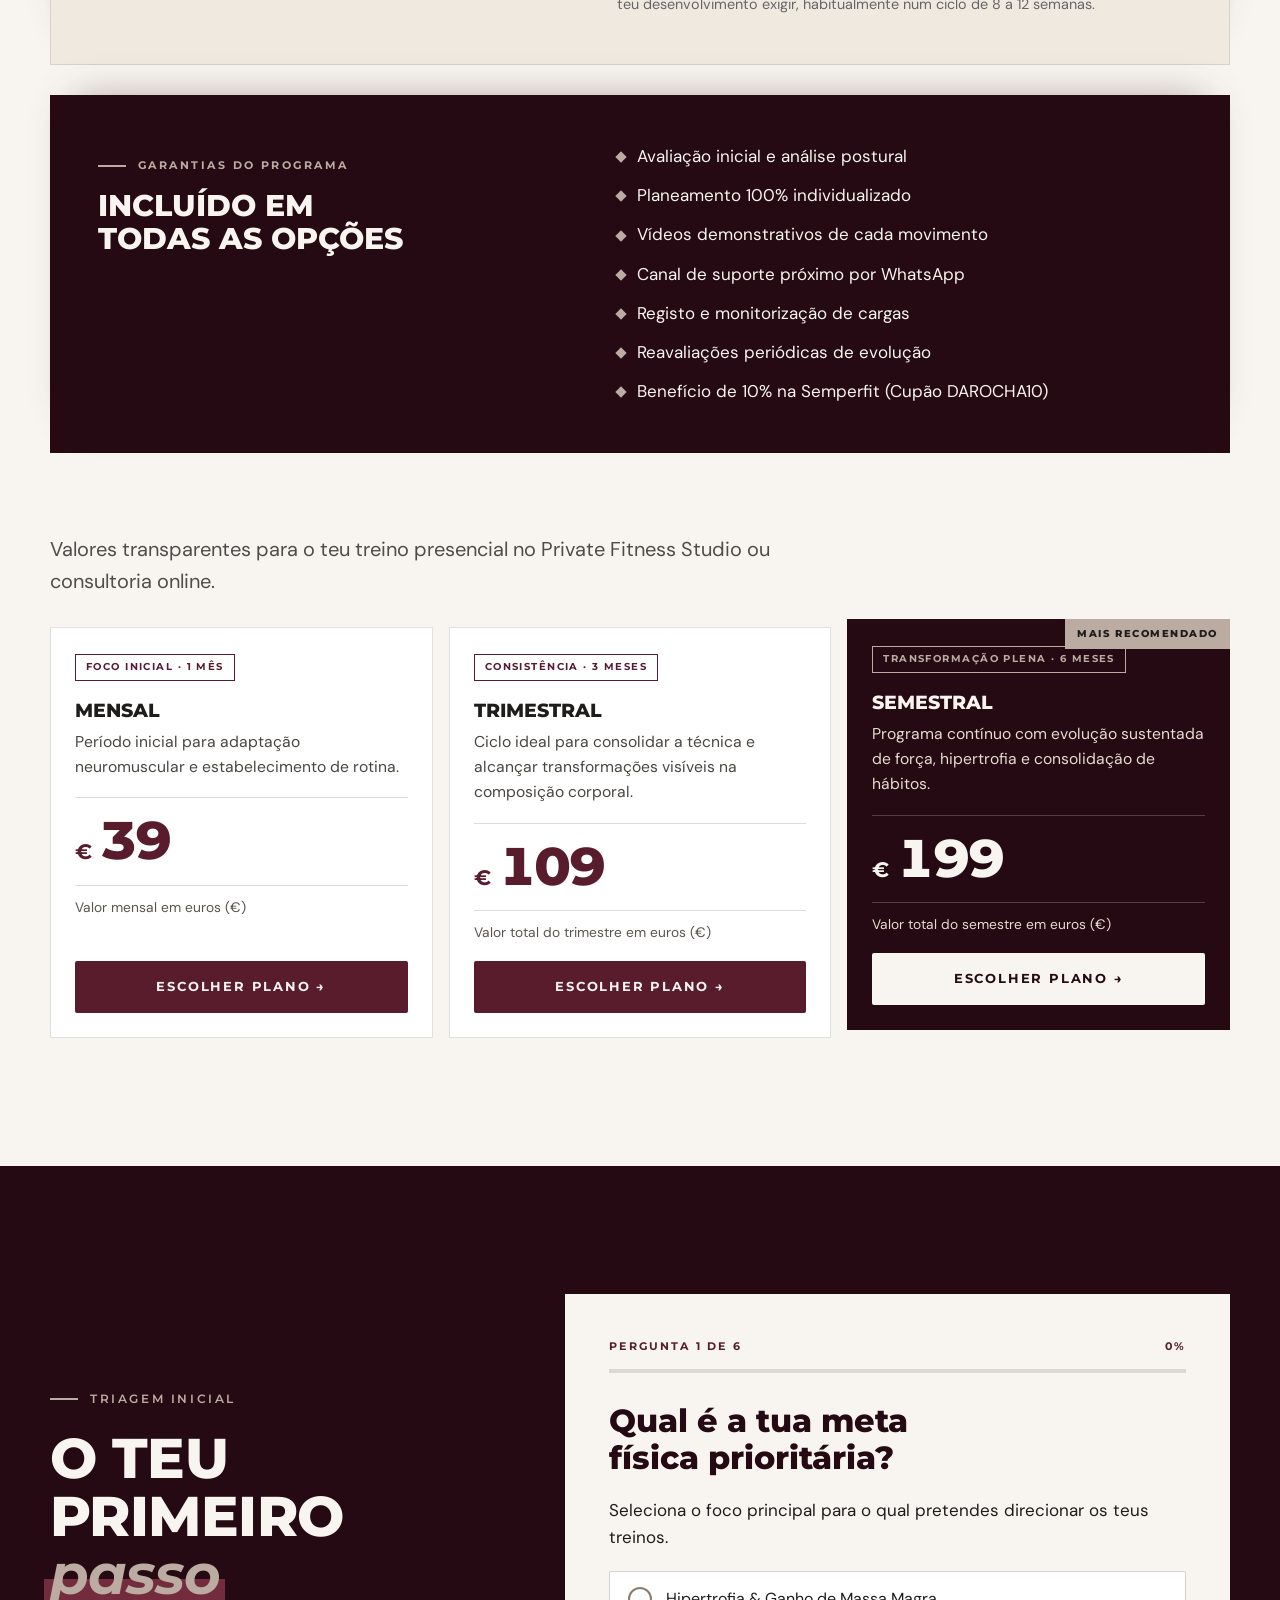
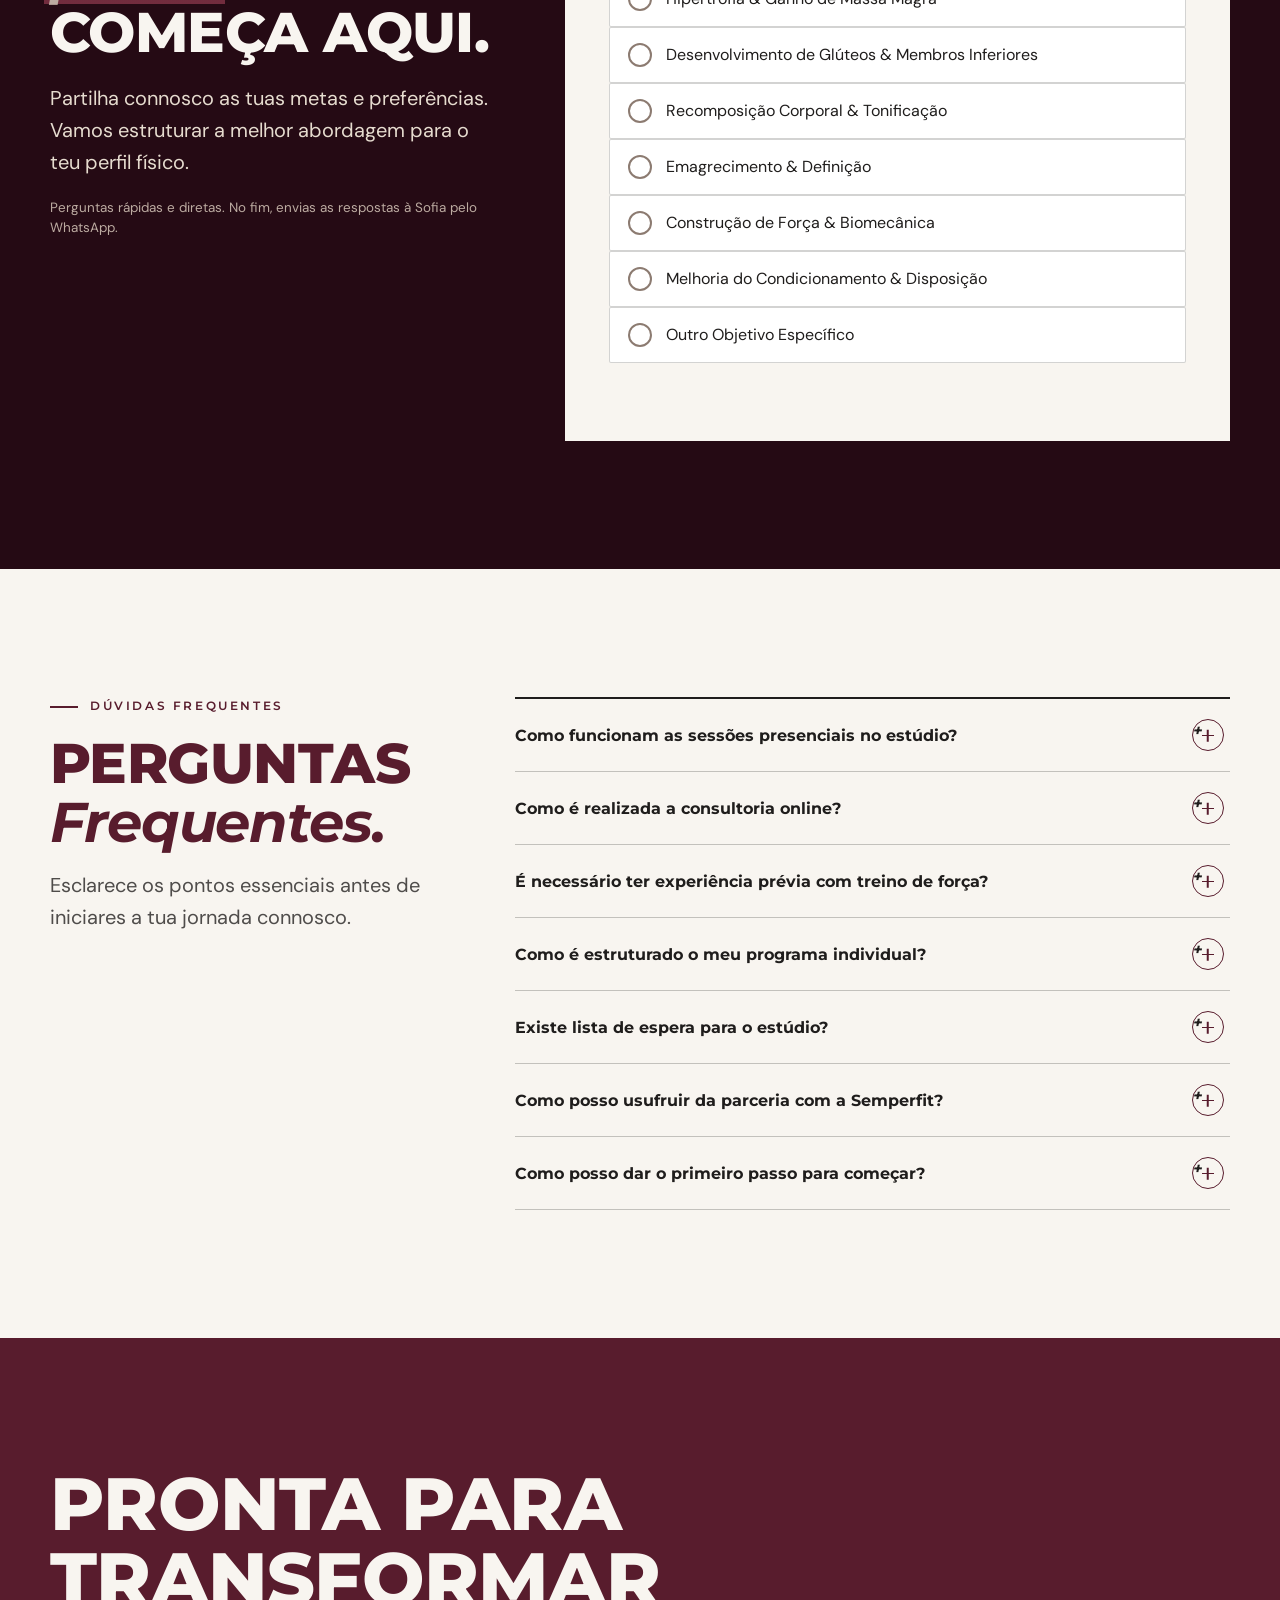
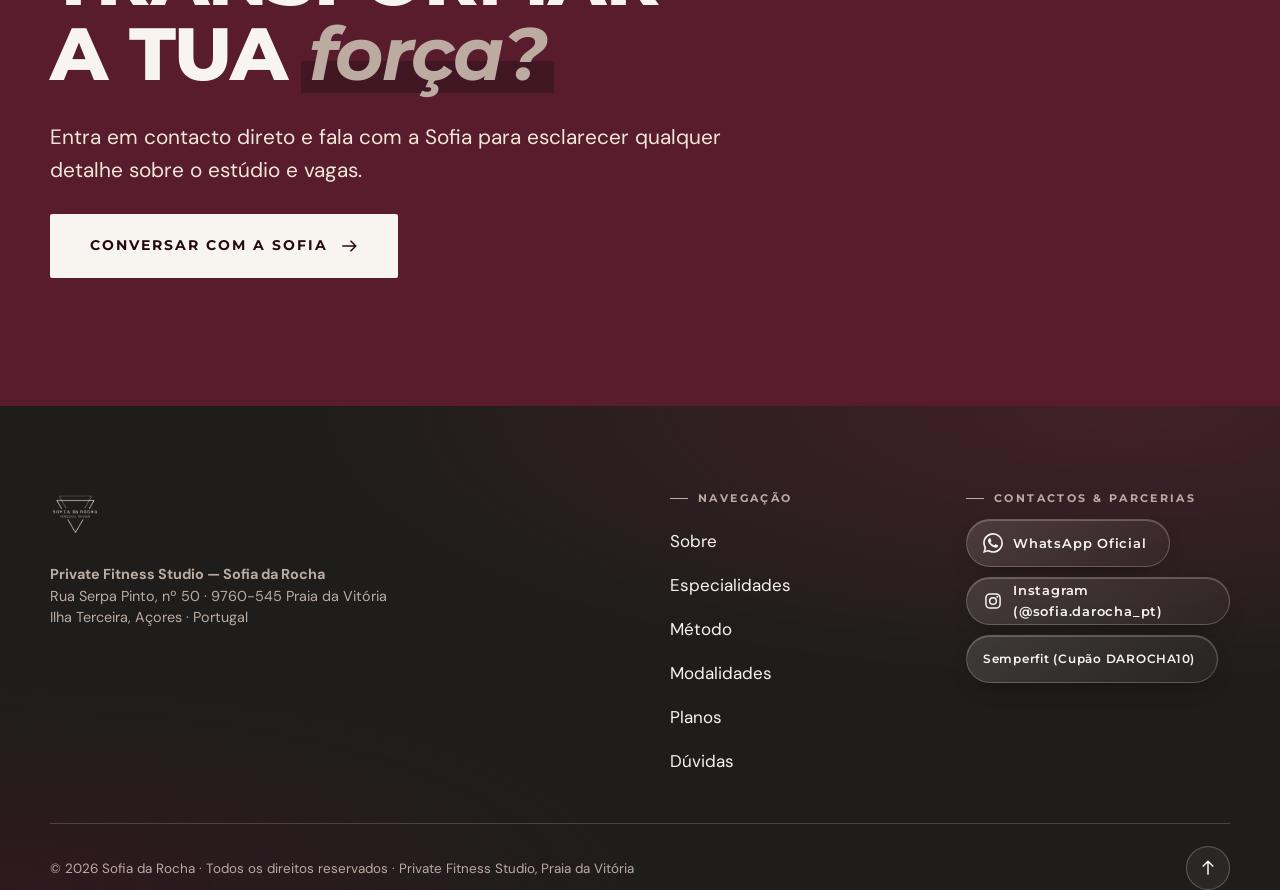
<file: preview/index.html>
﻿<!doctype html> <html lang="pt-PT"> <head>   <meta charset="utf-8">   <meta name="viewport" content="width=device-width,initial-scale=1,viewport-fit=cover">   <title>Sofia da Rocha | Personal Trainer no Private Fitness Studio & Online</title>    <meta name="description" content="Personal Trainer em Praia da Vitória (Ilha Terceira, Açores) e Consultoria Online. Treino individualizado com método, biomecânica e privacidade no Private Fitness Studio.">   <link rel="canonical" href="./">   <meta property="og:type" content="website">   <meta property="og:url" content="./">   <meta property="og:title" content="Sofia da Rocha | Personal Trainer · Private Fitness Studio">   <meta property="og:description" content="Treino personalizado, biomecânica e acompanhamento individual no Private Fitness Studio em Praia da Vitória e consultoria online. A força é o caminho.">   <meta property="og:image" content="../assets/sofia_hero.webp">   <meta property="og:image:type" content="image/webp">   <meta name="twitter:card" content="summary_large_image">   <meta name="twitter:title" content="Sofia da Rocha | Personal Trainer">   <meta name="twitter:description" content="A força é o caminho. Treino presencial no Private Fitness Studio e consultoria online.">   <meta name="twitter:image" content="../assets/sofia_hero.webp">   <meta name="author" content="Sofia da Rocha">   <meta property="og:locale" content="pt_PT">      <link rel="preconnect" href="https://fonts.googleapis.com">   <link rel="preconnect" href="https://fonts.gstatic.com" crossorigin>   <link href="https://fonts.googleapis.com/css2?family=DM+Sans:ital,opsz,wght@0,9..40,400;0,9..40,500;0,9..40,700;1,9..40,400&family=Montserrat:ital,wght@0,500;0,600;0,700;0,800;1,500;1,700;1,800&display=swap" rel="stylesheet">      <meta name="theme-color" content="#250A14">   <link rel="icon" type="image/svg+xml" href="data:image/svg+xml,%3Csvg xmlns='http://www.w3.org/2000/svg' viewBox='0 0 32 32'%3E%3Crect width='32' height='32' rx='8' fill='%23581C2D'/%3E%3Cpath d='M10 13c0-1.8 1.5-3 3.5-3h3c2 0 3.5 1.2 3.5 3 0 1.5-.8 2.5-2.2 3l-4 1c-1.8.5-3 1.8-3 3.5 0 2.2 1.8 4 4 4h3c2.2 0 4-1.8 4-4' stroke='%23FFFFFF' stroke-width='2.4' stroke-linecap='round' fill='none'/%3E%3C/svg%3E">    <!-- Retorno ao início ao recarregar -->   <script>     if ('scrollRestoration' in history) {       history.scrollRestoration = 'manual';     }     window.scrollTo(0, 0);   </script>    <!-- Schema.org Structured Data -->   <script type="application/ld+json">   {     "@context": "https://schema.org",     "@type": "Person",     "name": "Sofia da Rocha",     "jobTitle": "Personal Trainer · Studio Owner",     "telephone": "+351926017125",     "url": "https://www.instagram.com/sofia.darocha_pt/",     "image": "../assets/sofia_hero.webp",     "address": {       "@type": "PostalAddress",       "streetAddress": "Rua Serpa Pinto, nº 50",       "addressLocality": "Praia da Vitória",       "addressRegion": "Ilha Terceira, Açores",       "postalCode": "9760-545",       "addressCountry": "PT"     }   }   </script>    <meta http-equiv="Cache-Control" content="no-cache, no-store, must-revalidate">   <meta http-equiv="Pragma" content="no-cache">   <meta http-equiv="Expires" content="0">      <link rel="stylesheet" href="style.css?v=20261117_05"> </head> <body>    <!-- SVGs Defs -->   <svg width="0" height="0" style="position:absolute" aria-hidden="true" focusable="false">     <defs>       <symbol id="ig" viewBox="0 0 24 24">         <rect x="3.5" y="3.5" width="17" height="17" rx="5" fill="none" stroke="currentColor" stroke-width="1.8"/>         <circle cx="12" cy="12" r="4" fill="none" stroke="currentColor" stroke-width="1.8"/>         <circle cx="17.2" cy="6.8" r="1.2" fill="currentColor"/>       </symbol>       <symbol id="arrow" viewBox="0 0 24 24">         <path d="M3 12h17M14 5l7 7-7 7" fill="none" stroke="currentColor" stroke-width="2"/>       </symbol>       <symbol id="wa" viewBox="0 0 24 24">         <path fill="currentColor" d="M17.472 14.382c-.297-.149-1.758-.867-2.03-.967-.273-.099-.471-.148-.67.15-.197.297-.767.966-.94 1.164-.173.199-.347.223-.644.075-.297-.15-1.255-.463-2.39-1.475-.883-.788-1.48-1.761-1.653-2.059-.173-.297-.018-.458.13-.606.134-.133.298-.347.446-.52.149-.174.198-.298.298-.497.099-.198.05-.371-.025-.52-.075-.149-.669-1.612-.916-2.207-.242-.579-.487-.5-.669-.51-.173-.008-.371-.01-.57-.01-.198 0-.52.074-.792.372-.272.297-1.04 1.016-1.04 2.479 0 1.462 1.065 2.875 1.213 3.074.149.198 2.096 3.2 5.077 4.487.709.306 1.262.489 1.694.625.712.227 1.36.195 1.871.118.571-.085 1.758-.719 2.006-1.413.248-.694.248-1.289.173-1.413-.074-.124-.272-.198-.57-.347m-5.421 7.403h-.004a9.87 9.87 0 01-5.031-1.378l-.361-.214-3.741.982.998-3.648-.235-.374a9.86 9.86 0 01-1.51-5.26c.001-5.45 4.436-9.884 9.888-9.884 2.64 0 5.122 1.03 6.988 2.898a9.825 9.825 0 012.893 6.994c-.003 5.45-4.437 9.884-9.885 9.884m8.413-18.297A11.815 11.815 0 0012.05 0C5.495 0 .16 5.335.157 11.892c0 2.096.547 4.142 1.588 5.945L.057 24l6.305-1.654a11.882 11.882 0 005.683 1.448h.005c6.554 0 11.89-5.335 11.893-11.893a11.821 11.821 0 00-3.48-8.413Z"/>       </symbol>     </defs>   </svg>    <a class="skip" href="#conteudo">Saltar para o conteúdo</a>    <!-- HEADER -->   <header class="hdr dark" id="topo">     <div class="wrap">       <a class="logo" href="#inicio" aria-label="Sofia da Rocha, Personal Trainer · Início">         <img src="../assets/sofia_logo_transparent.png" alt="Sofia da Rocha Personal Trainer" class="logo-crest">         <span class="logo-text">           <span class="logo-name">SOFIA DA ROCHA</span>           <span class="logo-sub">PRIVATE FITNESS STUDIO</span>         </span>       </a>       <nav class="nav" id="nav" aria-label="Navegação Principal"></nav>       <div class="hdr-end">         <a class="btn btn-light btn-sm hdr-cta" data-wa="avaliacao" href="https://wa.me/message/EO23MIJJ4U2SN1" target="_blank" rel="noopener">           Marcar Consulta         </a>         <button class="burger" id="burger" type="button" aria-label="Abrir menu de navegação" aria-expanded="false" aria-controls="mnav">           <span></span>         </button>       </div>     </div>     <nav class="mnav" id="mnav" aria-label="Menu móvel">       <div class="wrap" id="mnav-in"></div>     </nav>   </header>    <!-- CONTEÚDO PRINCIPAL -->   <main id="conteudo">     <!-- HERO -->     <section class="hero dark" id="inicio" aria-labelledby="h1">       <div class="wrap">         <div>           <h1 id="h1" class="rise" style="--d:.15s">             Constrói a tua melhor versão com método, <em>força</em> e exclusividade.           </h1>           <p class="lead rise" style="--d:.3s">             Treino individualizado no Private Fitness Studio em Praia da Vitória e consultoria online. Metodologia orientada para hipertrofia, biomecânica e evolução sustentada.           </p>           <div class="ctas rise" style="--d:.42s">             <a class="btn btn-ghost" href="#planos">               Explorar Planos             </a>             <a class="btn btn-light" href="#questionario" style="margin-left: 12px;">               Iniciar Avaliação             </a>           </div>         </div>         <figure class="photo rise" style="--d:.25s;margin:0">           <div class="frame">             <img src="../assets/sofia_hero.webp" alt="Sofia da Rocha, Personal Trainer no estúdio" width="960" height="1280" fetchpriority="high" decoding="async">           </div>           <figcaption>             <span>Sofia da Rocha</span>             <span>Praia da Vitória · Açores</span>           </figcaption>         </figure>       </div>     </section>      <!-- STRIP TICKER -->     <div class="strip dark" aria-hidden="true">       <div class="strip-track" id="strip"></div>     </div>      <!-- SOBRE -->     <section class="about" id="sobre" aria-labelledby="h-sobre">       <div class="wrap">         <div class="about-photo" data-reveal style="margin:0">           <div class="about-video-frame">             <video class="about-video" autoplay loop muted playsinline poster="../assets/sectionvideo_poster.jpg">               <source src="../assets/sectionvideo.mp4" type="video/mp4">             </video>             <div class="video-live-tag">               <span class="live-dot"></span>               <span>Private Fitness Studio</span>             </div>           </div>           <figcaption class="tag">Sofia da Rocha <span>PERSONAL TRAINER</span></figcaption>         </div>         <div data-reveal style="--d:.1s">           <p class="kicker" style="color:var(--burg)">Metodologia &amp; Propósito</p>           <h2 id="h-sobre">Uma abordagem com <em class="hl">rigor técnico,</em> desenhada exclusivamente para ti.</h2>           <div class="body">             <p>Sou a Sofia da Rocha, Personal Trainer e mentora no <b>Private Fitness Studio</b> em Praia da Vitória. O meu trabalho consiste em orientar homens e mulheres no desenvolvimento de força muscular sólida, remodelação corporal e melhoria contínua da saúde funcional.</p>             <p>Defendo que o verdadeiro resultado surge do equilíbrio entre intensidade correta, técnica irrepreensível e respeito aos teus limites anatómicos. Aqui não há treinos genéricos: cada prescrição respeita a tua individualidade e objetivos.</p>             <p>No estúdio, usufruis de um espaço boutique 100% reservado e sem aglomerações. Para quem reside fora da Ilha Terceira, disponibilizo a mesma metodologia através de uma consultoria online próxima e detalhada.</p>           </div>           <div class="formation">             <b>Estúdio Privado:</b> Rua Serpa Pinto, nº 50 · 9760-545 Praia da Vitória (Ilha Terceira)<br>             <b>Cédula Profissional TEF:</b> nº 141706 · <b>Parceira Oficial:</b> @semperfit_official (Cupão DAROCHA10)           </div>           <p class="fchips-t">Pilares de Atuação</p>           <div class="fchips" id="fchips"></div>           <p class="pull"><span class="hl">A força não é apenas um resultado — é o teu melhor investimento diário.</span></p>         </div>       </div>     </section>      <!-- ÁREAS DE ESPECIALIZAÇÃO (Grid Alternado) -->     <section class="areas dark" id="areas" aria-labelledby="h-areas">       <div class="wrap">         <div class="head" data-reveal>           <p class="kicker" style="color:var(--taupe);margin:0">Especialidades de Treino</p>           <h2 id="h-areas">Pilares desenhados para a tua <em>evolução</em> física.</h2>           <p class="lead" style="color:#E6DCCF">Planos orientados para resultados visíveis, saúde articular e máxima eficiência em cada repetição.</p>         </div>         <div class="focus-grid" id="focus-grid"></div>         <p class="note">Cada organismo responde de forma única. O treino adapta-se ao teu ritmo e os resultados refletem a consistência do processo.</p>       </div>     </section>      <!-- O MÉTODO PASSO A PASSO -->     <section class="process" id="como-funciona" aria-labelledby="h-proc">       <div class="wrap">         <div class="head" data-reveal>           <p class="kicker" style="color:var(--burg);margin:0">Como Funciona</p>           <h2 id="h-proc">O processo <em>passo a passo</em></h2>           <p class="lead muted">Um método transparente, do diagnóstico inicial à progressão contínua de cargas.</p>         </div>         <ol class="steps" id="steps"></ol>         <p class="res" data-reveal>Resultado: autonomia, segurança biomecânica e evolução visível.</p>       </div>     </section>      <!-- MODALIDADES -->     <section class="modes" id="modalidades" aria-labelledby="h-mod">       <div class="wrap">         <div class="head" data-reveal>           <p class="kicker" style="color:var(--burg);margin:0">Onde Treinar</p>           <h2 id="h-mod">Presencial na Praia da Vitória. <em>Consultoria Online Global.</em></h2>           <p class="lead muted">Escolhe a experiência que melhor se enquadra na tua rotina e localização.</p>         </div>         <div class="mode-grid" id="modes"></div>       </div>     </section>      <!-- PLANOS & VALORES -->     <section class="plans" id="planos" aria-labelledby="h-planos">       <div class="wrap">         <div class="head" data-reveal>           <p class="kicker" style="color:var(--burg);margin:0">Transparência &amp; Opções</p>           <h2 id="h-planos">Planos &amp; <em class="hl">Valores.</em></h2>         </div>         <div class="stack" id="stack" aria-label="Garantias e metodologia incluídas"></div>         <p class="lead muted pick" data-reveal>Valores transparentes para o teu treino presencial no Private Fitness Studio ou consultoria online.</p>         <div class="plan-grid" id="plan-grid"></div>       </div>     </section>      <!-- QUESTIONÁRIO DE TRIAGEM -->     <section class="quiz dark" id="questionario" aria-labelledby="h-quiz">       <div class="wrap">         <div class="intro" data-reveal>           <p class="kicker" style="color:var(--taupe);margin:0">Triagem Inicial</p>           <h2 id="h-quiz">O teu primeiro <em class="hl hl-b">passo</em> começa aqui.</h2>           <p class="lead">Partilha connosco as tuas metas e preferências. Vamos estruturar a melhor abordagem para o teu perfil físico.</p>           <p class="sel" id="sel-plan" hidden></p>           <p class="priv" style="color:var(--taupe)">Perguntas rápidas e diretas. No fim, envias as respostas à Sofia pelo WhatsApp.</p>         </div>         <div class="qcard" data-reveal style="--d:.1s">           <div class="qtop">             <span id="q-count">Pergunta 1 de 6</span>             <span id="q-pct">0%</span>           </div>           <div class="bar" id="q-bar" role="progressbar" aria-valuenow="0" aria-valuemin="0" aria-valuemax="100" aria-label="Progresso do questionário">             <i></i>           </div>           <div class="stage" id="stage" tabindex="-1"></div>           <div class="err" id="q-err" role="alert"></div>           <div class="qnav" id="q-nav"></div>         </div>       </div>     </section>      <!-- FAQ -->     <section class="faq" id="faq" aria-labelledby="h-faq">       <div class="wrap">         <div class="intro" data-reveal>           <p class="kicker" style="color:var(--burg);margin:0">Dúvidas Frequentes</p>           <h2 id="h-faq">Perguntas <em>Frequentes.</em></h2>           <p class="lead muted">Esclarece os pontos essenciais antes de iniciares a tua jornada connosco.</p>         </div>         <div class="acc" id="acc" data-reveal style="--d:.1s"></div>       </div>     </section>      <!-- CTA FINAL -->     <section class="final dark" id="contacto" aria-labelledby="h-final">       <div class="wrap">         <h2 id="h-final">Pronta para transformar a tua <em class="hl hl-d">força?</em></h2>         <p class="lead">Entra em contacto direto e fala com a Sofia para esclarecer qualquer detalhe sobre o estúdio e vagas.</p>         <a class="btn btn-light btn-xl" data-wa="general" href="https://wa.me/message/EO23MIJJ4U2SN1" target="_blank" rel="noopener">           Conversar com a Sofia           <svg class="arr" aria-hidden="true"><use href="#arrow"/></svg>         </a>       </div>     </section>   </main>    <!-- RODAPÉ -->   <footer class="ftr dark" id="rodape">     <div class="beam" aria-hidden="true"></div>     <div class="wrap">       <div class="f-top">         <div class="f-brand">           <a class="logo f-logo" href="#inicio" aria-label="Sofia da Rocha, Personal Trainer · Início">             <img src="../assets/sofia_logo_transparent.png" alt="Sofia da Rocha Personal Trainer" class="f-logo-img">           </a>           <p class="where" style="color:var(--taupe);font-size:.9rem;margin-top:14px;line-height:1.5">             <b>Private Fitness Studio — Sofia da Rocha</b><br>             Rua Serpa Pinto, nº 50 · 9760-545 Praia da Vitória<br>             Ilha Terceira, Açores · Portugal           </p>         </div>         <div class="f-links">           <nav aria-label="Menu Rodapé">             <h4>Navegação</h4>             <ul class="f-nav" id="f-nav"></ul>           </nav>           <div>             <h4>Contactos &amp; Parcerias</h4>             <div class="f-social">               <a class="gl" data-wa="general" href="https://wa.me/message/EO23MIJJ4U2SN1" target="_blank" rel="noopener">                 <svg aria-hidden="true"><use href="#wa"/></svg>                 WhatsApp Oficial               </a>               <a class="gl" data-ig href="https://www.instagram.com/sofia.darocha_pt/" target="_blank" rel="noopener">                 <svg aria-hidden="true"><use href="#ig"/></svg>                 Instagram (@sofia.darocha_pt)               </a>               <a class="gl" href="https://www.instagram.com/semperfit_official/" target="_blank" rel="noopener" style="font-size:.78rem">                 Semperfit (Cupão DAROCHA10)               </a>             </div>           </div>         </div>       </div>       <div class="f-bottom">         <p>© 2026 Sofia da Rocha · Todos os direitos reservados · Private Fitness Studio, Praia da Vitória</p>         <a class="f-top-btn" href="#inicio" aria-label="Voltar ao topo da página">           <svg aria-hidden="true"><use href="#arrow"/></svg>         </a>       </div>     </div>   </footer>    <!-- BOTÃO FLUTUANTE WHATSAPP -->   <a class="wa" id="wa-float" data-wa="general" href="https://wa.me/message/EO23MIJJ4U2SN1" aria-label="Falar com a Sofia no WhatsApp" target="_blank" rel="noopener">     <svg aria-hidden="true"><use href="#wa"/></svg>   </a>    <noscript>     <p style="padding:16px;text-align:center;background:#250A14;color:#FFFFFF">       Para visualizar todas as funcionalidades da página, ativa o JavaScript no teu navegador.     </p>   </noscript>    <script src="app.js?v=20261117_05"></script> </body> </html>
</file>
<file: style.css>
/* ==============================================================
   SOFIA DA ROCHA — PRIVATE FITNESS STUDIO
   Design System: Dark Metal / Titanium & Obsidian Luxury
   Paleta Oficial:
     - Fundo principal: #0A0A0C (Página inteira)
     - Superfície:      #141418 (Cards e blocos)
     - Superfície 2:    #1C1C22 (Hover e elementos elevados)
     - Texto principal: #E8E8EC (Títulos e corpo)
     - Texto secundário:#8E8E9A (Legendas e detalhes - contraste ~6:1)
     - Acento metal:    #C7CCD6 (Títulos de destaque, botões secundários, linhas)
     - Acento opcional: #B3261E (Só para o botão principal de CTA, com parcimónia)
   Tipografia: Montserrat (Display) + DM Sans (Body) + Playfair Display (Italic Highlight)
   ============================================================== */

:root {
  /* PALETA OFICIAL DEFINIDA */
  --bg-main: #0A0A0C;          /* Fundo principal: Página inteira */
  --surface: #141418;          /* Superfície: Cards e blocos */
  --surface-2: #1C1C22;        /* Superfície 2: Hover e elementos elevados */
  --text-main: #E8E8EC;        /* Texto principal: Títulos e corpo */
  --text-muted: #8E8E9A;       /* Texto secundário: Legendas e detalhes */
  --accent-metal: #C7CCD6;     /* Acento metal: Destaques, botões secundários, linhas */
  --accent-cta: #B3261E;       /* Acento opcional: Botão principal de CTA */
  --accent-cta-hover: #C92C23;

  /* Aliases para compatibilidade */
  --bg-deep: var(--bg-main);
  --bg-canvas: var(--bg-main);
  --bg-surface: var(--surface);
  --bg-surface-2: var(--surface-2);
  --bg-surface-hover: var(--surface-2);

  --char: var(--bg-main);
  --char-2: var(--surface);

  --burg: var(--accent-metal);
  --burg-deep: var(--bg-main);
  --burg-mid: var(--surface);

  --chrome: var(--text-main);
  --chrome-light: #FFFFFF;
  --chrome-pure: #FFFFFF;
  --chrome-border: rgba(199, 204, 214, 0.12);
  --chrome-border-hover: rgba(199, 204, 214, 0.32);
  --chrome-glow: rgba(199, 204, 214, 0.08);

  --white: #FFFFFF;
  --taupe: var(--text-muted);
  --taupe-dk: #68687A;
  --taupe-tx: var(--text-muted);

  --f-display: 'Montserrat', 'Helvetica Neue', Arial, sans-serif;
  --f-body: 'DM Sans', 'Helvetica Neue', Arial, sans-serif;
  --ring: var(--accent-metal);
  --gutter: max(16px, env(safe-area-inset-left, 0px));
  --gutter-r: max(16px, env(safe-area-inset-right, 0px));
  --maxw: 1180px;
  color-scheme: dark;
}

* { box-sizing: border-box; }
html {
  scroll-behavior: smooth;
  scroll-padding-top: 76px;
  -webkit-text-size-adjust: 100%;
}
body {
  margin: 0;
  background: var(--bg-main);
  color: var(--text-main);
  font-family: var(--f-body);
  font-size: 1.0625rem;
  line-height: 1.6;
  -webkit-font-smoothing: antialiased;
  overflow-x: hidden;
  overflow-x: clip;
}
body::before {
  content: "";
  position: fixed;
  inset: 0 0 auto;
  height: env(safe-area-inset-top, 0px);
  background: var(--bg-main);
  z-index: 60;
}
img { max-width: 100%; display: block; }
[hidden] { display: none !important; }
a { color: inherit; }
:focus-visible { outline: 3px solid var(--ring); outline-offset: 3px; }
.dark { --ring: var(--accent-metal); }
.sr { position: absolute; width: 1px; height: 1px; overflow: hidden; clip: rect(0 0 0 0); white-space: nowrap; }
.skip {
  position: absolute;
  left: -999px;
  top: 8px;
  background: var(--accent-metal);
  color: var(--bg-main);
  padding: 10px 16px;
  z-index: 100;
  font-weight: 700;
}
.skip:focus { left: 8px; }
.wrap {
  max-width: calc(var(--maxw) + 32px);
  margin-inline: auto;
  padding-left: var(--gutter);
  padding-right: var(--gutter-r);
}
section {
  padding-block: clamp(64px, 10vw, 128px);
  position: relative;
}

h1, h2, h3, h4 {
  font-family: var(--f-display);
  margin: 0;
  text-wrap: balance;
  color: var(--text-main);
}
h2 {
  font-weight: 800;
  text-transform: uppercase;
  font-size: clamp(1.85rem, 5.4vw, 3.5rem);
  line-height: 1.04;
  letter-spacing: -0.01em;
}
h2 em, h1 em {
  font-style: italic;
  font-weight: 700;
  text-transform: none;
  letter-spacing: -0.02em;
  color: var(--accent-metal);
  -webkit-text-fill-color: var(--accent-metal);
  text-shadow: 0 0 25px rgba(199, 204, 214, 0.25);
}
h3 {
  font-weight: 700;
  font-size: 1.25rem;
  line-height: 1.2;
}
p { margin: 0; }
.kicker {
  font-family: var(--f-display);
  font-weight: 700;
  font-size: 0.74rem;
  letter-spacing: 0.24em;
  text-transform: uppercase;
  display: flex;
  align-items: center;
  gap: 12px;
  margin-bottom: 20px;
  color: var(--accent-metal);
}
.kicker::before {
  content: "✦";
  font-size: 0.85rem;
  color: var(--accent-metal);
}
.lead {
  font-size: clamp(1.05rem, 2.2vw, 1.25rem);
  max-width: 56ch;
  color: var(--text-muted);
}
.muted { opacity: 0.85; }

/* Botões Modernos (Dark Metal & CTA Pop) */
.btn {
  display: inline-flex;
  align-items: center;
  justify-content: center;
  gap: 12px;
  min-height: 52px;
  padding: 14px 28px;
  border: 1.5px solid transparent;
  border-radius: 999px;
  font-family: var(--f-display);
  font-weight: 700;
  font-size: 0.82rem;
  letter-spacing: 0.14em;
  text-transform: uppercase;
  text-decoration: none;
  cursor: pointer;
  transition: background 0.25s, color 0.25s, border-color 0.25s, transform 0.25s, box-shadow 0.25s;
  text-align: center;
  line-height: 1.2;
}
.btn svg { width: 18px; height: 18px; flex: none; transition: transform 0.25s; }
.btn:hover svg.arr { transform: translateX(5px); }

/* ==============================================================
   REGRAS UNIFICADAS DE BOTÕES (Dark Metal & Luxury Platinum)
   ============================================================== */
.btn {
  display: inline-flex;
  align-items: center;
  justify-content: center;
  gap: 12px;
  min-height: 52px;
  padding: 13px 28px;
  border-radius: 999px;
  font-family: var(--f-display);
  font-size: 0.8rem;
  letter-spacing: 0.12em;
  font-weight: 700;
  text-transform: uppercase;
  text-decoration: none;
  cursor: pointer;
  border: 1px solid transparent;
  transition: background 0.25s, color 0.25s, border-color 0.25s, transform 0.25s, box-shadow 0.25s;
  text-align: center;
  line-height: 1.2;
}
.btn svg { width: 18px; height: 18px; flex: none; transition: transform 0.25s; }
.btn:hover svg.arr { transform: translateX(5px); }

/* Principal: Ação que queremos (marcar, avaliar, falar)
   Fundo prata/osso #E8E8EC, texto preto #0A0A0C, sombra cromada suave */
.btn-primary,
.btn-light {
  background: var(--text-main);
  color: #0A0A0C !important;
  border-color: var(--text-main);
  box-shadow: 0 4px 18px rgba(232, 232, 236, 0.22), 0 2px 6px rgba(0, 0, 0, 0.4);
}
.btn-primary:hover,
.btn-light:hover {
  background: #FFFFFF;
  border-color: #FFFFFF;
  color: #000000 !important;
  transform: translateY(-2px);
  box-shadow: 0 8px 30px rgba(232, 232, 236, 0.38), 0 0 20px rgba(199, 204, 214, 0.3);
}

/* Secundário: Explorar sem compromisso (onde treinar, saber mais)
   Contorno prata fino, fundo transparente */
.btn-ghost {
  border-color: rgba(199, 204, 214, 0.32);
  background: transparent;
  color: var(--text-main) !important;
  backdrop-filter: blur(6px);
  -webkit-backdrop-filter: blur(6px);
}
.btn-ghost:hover,
.btn-ghost.on-light:hover {
  background: rgba(199, 204, 214, 0.1);
  border-color: var(--accent-metal);
  color: #FFFFFF !important;
  transform: translateY(-2px);
  box-shadow: 0 6px 20px rgba(0, 0, 0, 0.5);
}

/* Destaque: Só o CTA final (#contacto)
   Preto com brilho prateado no hover */
.btn-highlight {
  background: var(--bg-main);
  color: var(--text-main) !important;
  border: 1.5px solid rgba(199, 204, 214, 0.4);
  box-shadow: 0 4px 20px rgba(0, 0, 0, 0.8);
}
.btn-highlight:hover {
  background: var(--surface);
  border-color: #FFFFFF;
  color: #FFFFFF !important;
  transform: translateY(-2px);
  box-shadow: 0 8px 32px rgba(0, 0, 0, 0.9), 0 0 25px rgba(199, 204, 214, 0.4);
}

.btn-sm { min-height: 42px; padding: 9px 20px; font-size: 0.74rem; }
.btn-xl { min-height: 56px; padding: 16px 34px; font-size: 0.86rem; }

/* Header & Logotipo Oficial */
.hdr {
  position: sticky;
  top: env(safe-area-inset-top, 0px);
  z-index: 50;
  background: rgba(10, 10, 12, 0.92);
  backdrop-filter: blur(14px);
  color: var(--text-main);
  border-bottom: 1px solid rgba(199, 204, 214, 0.1);
}
.hdr .wrap {
  display: flex;
  align-items: center;
  justify-content: space-between;
  height: 72px;
  gap: 16px;
}
.logo {
  display: inline-flex;
  align-items: center;
  gap: 12px;
  text-decoration: none;
  color: inherit;
  min-height: 48px;
}
.logo-crest {
  height: 44px;
  width: auto;
  aspect-ratio: 1024 / 927;
  display: block;
  filter: drop-shadow(0 2px 8px rgba(199, 204, 214, 0.15));
  transition: transform 0.25s;
}
.logo:hover .logo-crest {
  transform: scale(1.05);
}
.logo-text {
  display: flex;
  flex-direction: column;
  gap: 2px;
}
.logo-name {
  font-family: var(--f-display);
  font-weight: 800;
  font-size: 0.95rem;
  letter-spacing: 0.16em;
  color: var(--text-main);
  line-height: 1;
}
.logo-sub {
  font-family: var(--f-display);
  font-weight: 700;
  font-size: 0.62rem;
  letter-spacing: 0.22em;
  color: var(--text-muted);
  line-height: 1;
}

.hdr-end { display: flex; align-items: center; gap: 8px; }
.nav { display: none; }
.nav a {
  font-family: var(--f-display);
  font-weight: 600;
  font-size: 0.72rem;
  letter-spacing: 0.16em;
  text-transform: uppercase;
  text-decoration: none;
  padding: 0 4px;
  min-height: 44px;
  display: inline-flex;
  align-items: center;
  position: relative;
  color: var(--text-muted);
  transition: color 0.25s;
}
.nav a:hover, .nav a[aria-current="true"] { color: var(--text-main); }
.nav a::after {
  content: "";
  position: absolute;
  left: 4px;
  right: 4px;
  bottom: 8px;
  height: 2px;
  background: var(--accent-metal);
  transform: scaleX(0);
  transform-origin: left;
  transition: transform 0.3s;
}
.nav a:hover::after, .nav a[aria-current="true"]::after { transform: scaleX(1); }
.hdr-cta { display: none; }
.burger {
  width: 48px;
  height: 48px;
  border: 0;
  background: transparent;
  color: inherit;
  cursor: pointer;
  display: grid;
  place-items: center;
}
.burger span, .burger span::before, .burger span::after {
  display: block;
  width: 24px;
  height: 2px;
  background: currentColor;
  position: relative;
  transition: transform 0.3s, background 0.3s;
}
.burger span::before, .burger span::after { content: ""; position: absolute; left: 0; }
.burger span::before { top: -7px; }
.burger span::after { top: 7px; }
.burger[aria-expanded="true"] span { background: transparent; }
.burger[aria-expanded="true"] span::before { transform: translateY(7px) rotate(45deg); }
.burger[aria-expanded="true"] span::after { transform: translateY(-7px) rotate(-45deg); }

.mnav {
  position: fixed;
  left: 0;
  right: 0;
  top: calc(72px + env(safe-area-inset-top, 0px));
  bottom: 0;
  z-index: 49;
  background: rgba(10, 10, 12, 0.98);
  backdrop-filter: blur(16px);
  color: var(--text-main);
  overflow-y: auto;
  overscroll-behavior: contain;
  opacity: 0;
  visibility: hidden;
  transform: translateY(-8px);
  transition: opacity 0.25s, transform 0.25s, visibility 0s 0.25s;
}
.mnav.open { opacity: 1; visibility: visible; transform: none; transition: opacity 0.25s, transform 0.25s, visibility 0s; }
.mnav .wrap {
  display: flex;
  flex-direction: column;
  min-height: 100%;
  padding-block: 8px calc(28px + env(safe-area-inset-bottom, 0px));
}
.mnav a.ml {
  display: flex;
  align-items: center;
  gap: 14px;
  min-height: 60px;
  padding: 16px 0;
  border-bottom: 1px solid rgba(199, 204, 214, 0.1);
  font-family: var(--f-display);
  font-weight: 800;
  text-transform: uppercase;
  letter-spacing: 0.04em;
  font-size: clamp(1.3rem, 6vw, 1.75rem);
  text-decoration: none;
  color: var(--text-main);
}
.mnav a.ml[aria-current="true"] { color: var(--accent-metal); }
.mnav .btn { margin-top: 28px; }
html.menu-open { overflow: hidden; }
@media (min-width: 960px) {
  .nav { display: flex; gap: 22px; }
  .hdr-cta { display: inline-flex; }
  .burger, .mnav { display: none; }
}

/* ==============================================================
   VÍDEO DE FUNDO SMOOTH SCROLL (Equipamentos Flutuando)
   ============================================================== */
.site-scroll-video-wrap {
  position: fixed;
  inset: 0;
  width: 100vw;
  height: 100vh;
  z-index: 0;
  overflow: hidden;
  pointer-events: none;
  background: #0A0A0C;
}
.site-scroll-video {
  width: 100%;
  height: 100%;
  object-fit: cover;
  object-position: center center;
  display: block;
  filter: brightness(0.65) contrast(1.15) saturate(0.9);
}
.site-scroll-overlay {
  position: absolute;
  inset: 0;
  background: radial-gradient(circle at 50% 50%, rgba(10, 10, 12, 0.4) 0%, rgba(10, 10, 12, 0.8) 100%);
  pointer-events: none;
}

#conteudo {
  position: relative;
  z-index: 1;
}

/* ==============================================================
   HERO: Fundo Transparente com Vídeo de Equipamentos no Fundo
   ============================================================== */
.hero {
  background: transparent;
  color: var(--text-main);
  padding-block: clamp(36px, 6vw, 72px) clamp(48px, 8vw, 96px);
  position: relative;
  overflow: hidden;
}

.hero-bg-motion {
  display: none;
}

.ambient-orb {
  position: absolute;
  border-radius: 50%;
  pointer-events: none;
  will-change: transform, opacity;
}

.orb-1 {
  top: -10%;
  right: -5%;
  width: clamp(450px, 50vw, 750px);
  aspect-ratio: 1;
  background: radial-gradient(circle, rgba(199, 204, 214, 0.08) 0%, rgba(142, 142, 154, 0.03) 40%, transparent 70%);
  filter: blur(60px);
  animation: orbDrift1 16s ease-in-out infinite alternate;
}

.orb-2 {
  bottom: -15%;
  left: -10%;
  width: clamp(400px, 45vw, 680px);
  aspect-ratio: 1;
  background: radial-gradient(circle, rgba(199, 204, 214, 0.15) 0%, rgba(20, 20, 24, 0.08) 45%, transparent 70%);
  filter: blur(70px);
  animation: orbDrift2 22s ease-in-out infinite alternate;
}

.orb-3 {
  top: 30%;
  left: 35%;
  width: clamp(300px, 35vw, 520px);
  aspect-ratio: 1;
  background: radial-gradient(circle, rgba(199, 204, 214, 0.05) 0%, transparent 60%);
  filter: blur(50px);
  animation: orbDrift3 14s ease-in-out infinite alternate;
}

.ambient-grid {
  position: absolute;
  inset: 0;
  background-image: 
    linear-gradient(rgba(199, 204, 214, 0.025) 1px, transparent 1px),
    linear-gradient(90deg, rgba(199, 204, 214, 0.025) 1px, transparent 1px);
  background-size: 72px 72px;
  mask-image: radial-gradient(circle at 60% 40%, black 25%, transparent 80%);
  -webkit-mask-image: radial-gradient(circle at 60% 40%, black 25%, transparent 80%);
  animation: gridBreathe 10s ease-in-out infinite alternate;
}

.ambient-beam {
  position: absolute;
  top: -60%;
  left: -40%;
  width: 180%;
  height: 220%;
  background: conic-gradient(from 220deg at 50% 50%, transparent 0deg, rgba(199, 204, 214, 0.025) 45deg, transparent 90deg);
  filter: blur(50px);
  animation: beamSweep 36s linear infinite;
  pointer-events: none;
}

@keyframes orbDrift1 {
  0% { transform: translate(0, 0) scale(1); opacity: 0.8; }
  50% { transform: translate(-40px, 35px) scale(1.08); opacity: 1; }
  100% { transform: translate(30px, -25px) scale(0.95); opacity: 0.85; }
}

@keyframes orbDrift2 {
  0% { transform: translate(0, 0) scale(1); opacity: 0.7; }
  50% { transform: translate(50px, -40px) scale(1.12); opacity: 0.95; }
  100% { transform: translate(-30px, 30px) scale(0.92); opacity: 0.75; }
}

@keyframes orbDrift3 {
  0% { transform: translate(0, 0) scale(0.9); opacity: 0.5; }
  50% { transform: translate(-35px, -30px) scale(1.15); opacity: 0.85; }
  100% { transform: translate(25px, 20px) scale(1); opacity: 0.6; }
}

@keyframes gridBreathe {
  0% { opacity: 0.5; transform: scale(1); }
  100% { opacity: 0.9; transform: scale(1.02); }
}

@keyframes beamSweep {
  0% { transform: rotate(0deg); }
  100% { transform: rotate(360deg); }
}

.hero-wrap {
  position: relative;
  z-index: 1;
  display: grid;
  gap: 40px;
  align-items: center;
}
@media (min-width: 900px) {
  .hero-wrap {
    grid-template-columns: 1.15fr 0.85fr;
    gap: 60px;
  }
}

.hero h1 {
  font-weight: 800;
  font-size: clamp(2.3rem, 5.2vw, 3.8rem);
  line-height: 1.08;
  letter-spacing: -0.025em;
  color: var(--text-main);
}
.word-hl {
  font-family: 'Playfair Display', Georgia, serif;
  font-style: italic;
  font-weight: 700;
  color: var(--accent-metal);
  background: linear-gradient(135deg, #FFFFFF 0%, #C7CCD6 55%, #9FA6B4 100%);
  -webkit-background-clip: text;
  -webkit-text-fill-color: transparent;
  text-shadow: 0 0 35px rgba(199, 204, 214, 0.35);
  padding-right: 0.08em;
  letter-spacing: normal;
}
.hero .lead {
  margin-top: 22px;
  font-size: clamp(1.02rem, 1.4vw, 1.18rem);
  line-height: 1.65;
  max-width: 52ch;
  color: var(--text-muted);
}
.hero .ctas {
  display: flex;
  flex-wrap: wrap;
  gap: 14px;
  margin-top: 32px;
}

/* Foto da Sofia */
.photo {
  position: relative;
  justify-self: center;
  width: 100%;
  max-width: 460px;
}
.photo-glow {
  position: absolute;
  inset: -25px;
  background: radial-gradient(circle at 50% 35%, rgba(199, 204, 214, 0.16) 0%, rgba(20, 20, 24, 0.08) 40%, transparent 70%);
  z-index: 0;
  pointer-events: none;
  animation: photoGlowPulse 6s ease-in-out infinite alternate;
}
@keyframes photoGlowPulse {
  0% { transform: scale(0.96); opacity: 0.7; }
  100% { transform: scale(1.05); opacity: 1; }
}

.photo .frame {
  position: relative;
  z-index: 1;
  aspect-ratio: 3 / 4;
  overflow: hidden;
  background: transparent;
  border-radius: 12px;
  box-shadow: 0 25px 60px -10px rgba(0, 0, 0, 0.9);
  -webkit-mask-image: linear-gradient(to bottom, #000 0, #000 78%, transparent 100%);
  mask-image: linear-gradient(to bottom, #000 0, #000 78%, transparent 100%);
}
.photo img {
  width: 100%;
  height: 100%;
  object-fit: cover;
  object-position: 50% 20%;
}
.photo figcaption {
  position: absolute;
  left: 18px;
  bottom: 16px;
  right: 18px;
  z-index: 2;
  display: flex;
  justify-content: space-between;
  gap: 12px;
  font-family: var(--f-display);
  font-size: 0.64rem;
  letter-spacing: 0.22em;
  text-transform: uppercase;
  font-weight: 700;
  color: var(--text-main);
  text-shadow: 0 2px 8px rgba(0, 0, 0, 0.8);
}
@media (max-width: 899px) {
  .hero-wrap { gap: 28px; }
  .photo { order: -1; max-width: none; }
  .photo .frame { aspect-ratio: 6 / 5; }
  .photo img { object-position: 50% 18%; }
  .hero .lead { font-size: 0.98rem; margin-top: 18px; }
  .hero .ctas { margin-top: 24px; }
}
@keyframes rise {
  from { opacity: 0; transform: translateY(26px); }
  to { opacity: 1; transform: none; }
}
.rise {
  animation: rise 0.9s cubic-bezier(0.2, 0.7, 0.2, 1) both;
  animation-delay: var(--d, 0s);
}

/* Strip Ticker */
.strip {
  background: var(--surface);
  border-block: 1px solid rgba(199, 204, 214, 0.1);
  padding: 16px 0;
  overflow: hidden;
  position: relative;
}
.strip-track {
  display: flex;
  width: max-content;
  gap: 36px;
  animation: stripSlide 32s linear infinite;
}
@keyframes stripSlide {
  to { transform: translateX(-33.333%); }
}
.strip-item {
  font-family: var(--f-display);
  font-weight: 700;
  font-size: 0.74rem;
  letter-spacing: 0.2em;
  text-transform: uppercase;
  color: var(--text-muted);
  display: inline-flex;
  align-items: center;
  gap: 14px;
  white-space: nowrap;
}
.strip-item::after {
  content: "✦";
  color: var(--accent-metal);
  font-size: 0.7rem;
}

/* ==============================================================
   SOBRE: Vídeo no Fundo da Seção Completa com Vidro Preto (Black Glass)
   ============================================================== */
.about {
  position: relative;
  z-index: 3;
  background: #0A0A0C;
  padding: clamp(72px, 10vw, 136px) 0;
  overflow: hidden;
  border-block: 1px solid rgba(199, 204, 214, 0.1);
}

/* Vídeo no Fundo Cobrindo a Seção Completa */
.about-bg-video-wrap {
  position: absolute;
  inset: 0;
  width: 100%;
  height: 100%;
  overflow: hidden;
  pointer-events: none;
  z-index: 0;
}
.about-bg-video {
  width: 100%;
  height: 100%;
  object-fit: cover;
  object-position: center 30%;
  filter: brightness(0.68) contrast(1.15) saturate(0.95);
  display: block;
}

/* Vidro Preto (Black Glass Overlay com Blur e Gradiente de Contraste) */
.about-bg-overlay {
  position: absolute;
  inset: 0;
  background: 
    linear-gradient(180deg, 
      rgba(10, 10, 12, 0.90) 0%, 
      rgba(10, 10, 12, 0.62) 30%, 
      rgba(10, 10, 12, 0.62) 70%, 
      rgba(10, 10, 12, 0.92) 100%);
  backdrop-filter: blur(5px);
  -webkit-backdrop-filter: blur(5px);
  pointer-events: none;
}

.about-content-wrap {
  position: relative;
  z-index: 2;
}

.about-top-badge {
  display: inline-flex;
  align-items: center;
  gap: 10px;
  padding: 8px 18px;
  background: rgba(20, 20, 24, 0.8);
  backdrop-filter: blur(12px);
  -webkit-backdrop-filter: blur(12px);
  border: 1px solid rgba(199, 204, 214, 0.22);
  border-radius: 999px;
  font-family: var(--f-display);
  font-size: 0.7rem;
  letter-spacing: 0.16em;
  text-transform: uppercase;
  font-weight: 700;
  color: var(--accent-metal);
  box-shadow: 0 4px 20px rgba(0, 0, 0, 0.6);
  margin-bottom: 28px;
}
.about-top-badge .live-dot {
  width: 8px;
  height: 8px;
  border-radius: 50%;
  background: #22C55E;
  box-shadow: 0 0 10px #22C55E;
}

.about-narrative {
  transition: transform 0.9s cubic-bezier(0.16, 1, 0.3, 1), opacity 0.9s ease;
  transform: translateY(20px);
  opacity: 0.95;
}
.about-narrative.in-view {
  transform: translateY(0);
  opacity: 1;
}
.about-head {
  text-align: center;
  max-width: 68ch;
  margin: 0 auto 40px auto;
}
.about-head h2 {
  font-size: clamp(2rem, 4.4vw, 3rem);
  text-shadow: 0 2px 18px rgba(0, 0, 0, 0.85);
}
.about-grid-content {
  display: grid;
  gap: 36px;
}
@media (min-width: 900px) {
  .about-grid-content {
    grid-template-columns: 1.2fr 0.8fr;
    gap: 48px;
    align-items: center;
  }
}
.about-grid-content > * {
  min-width: 0;
}
.about-grid-content .body {
  display: grid;
  gap: 18px;
  color: #D6D6E2;
  font-size: 1.05rem;
  line-height: 1.7;
  text-shadow: 0 1px 8px rgba(0, 0, 0, 0.8);
}
.about-grid-content .body p b { color: #FFFFFF; }
.about-side {
  display: flex;
  align-items: center;
}
.pull {
  margin: 0;
  padding-left: 24px;
  border-left: 2px solid var(--accent-metal);
  font-family: var(--f-display);
  font-weight: 700;
  font-style: italic;
  font-size: clamp(1.2rem, 2.4vw, 1.55rem);
  line-height: 1.4;
  color: #FFFFFF;
  text-shadow: 0 2px 14px rgba(0, 0, 0, 0.85);
}
.pull .hl {
  color: var(--accent-metal);
}

/* Pilares Ticker em Loop Contínuo (Full Width dentro da seção Sobre) */
.pilares-strip {
  width: 100%;
  overflow: hidden;
  position: relative;
  margin-top: clamp(36px, 5vw, 56px);
  padding: 14px 0;
  border-block: 1px solid rgba(199, 204, 214, 0.16);
  background: rgba(20, 20, 24, 0.65);
  backdrop-filter: blur(12px);
  -webkit-backdrop-filter: blur(12px);
  border-radius: 999px;
  mask-image: linear-gradient(to right, transparent 0%, #000 8%, #000 92%, transparent 100%);
  -webkit-mask-image: linear-gradient(to right, transparent 0%, #000 8%, #000 92%, transparent 100%);
}

.pilares-track {
  display: flex;
  width: max-content;
  gap: 32px;
  animation: pilaresSlide 26s linear infinite;
  will-change: transform;
}

.pilares-strip:hover .pilares-track {
  animation-play-state: paused;
}

@keyframes pilaresSlide {
  0% { transform: translate3d(0, 0, 0); }
  100% { transform: translate3d(-33.333%, 0, 0); }
}

.pilares-item {
  font-family: var(--f-display);
  font-weight: 700;
  font-size: 0.76rem;
  letter-spacing: 0.18em;
  text-transform: uppercase;
  color: var(--accent-metal);
  display: inline-flex;
  align-items: center;
  gap: 32px;
  white-space: nowrap;
}

.pilares-item::after {
  content: "✦";
  color: rgba(199, 204, 214, 0.35);
  font-size: 0.68rem;
}

/* ==============================================================
   ÁREAS DE ESPECIALIZAÇÃO: Superfície #141418 & Hover #1C1C22
   ============================================================== */
.areas {
  background: transparent;
  color: var(--text-main);
  position: relative;
  z-index: 1;
}
.areas .head {
  display: grid;
  gap: 16px;
  margin-bottom: 48px;
  max-width: 60ch;
}
.areas h2 em { color: var(--accent-metal); }

/* CARROSSEL EM LOOP CONTÍNUO (Marquee da direita para a esquerda) */
.focus-marquee {
  position: relative;
  width: 100%;
  overflow: hidden;
  padding: 20px 0;
  mask-image: linear-gradient(to right, transparent 0%, #000 8%, #000 92%, transparent 100%);
  -webkit-mask-image: linear-gradient(to right, transparent 0%, #000 8%, #000 92%, transparent 100%);
}

.focus-track {
  display: flex;
  gap: 20px;
  width: max-content;
  animation: focusMarquee 38s linear infinite;
  will-change: transform;
}

.focus-marquee:hover .focus-track,
.focus-marquee:focus-within .focus-track {
  animation-play-state: paused;
}

@keyframes focusMarquee {
  0% {
    transform: translate3d(0, 0, 0);
  }
  100% {
    transform: translate3d(-50%, 0, 0);
  }
}

.fc {
  position: relative;
  flex: 0 0 320px;
  width: 320px;
  min-height: 250px;
  display: flex;
  flex-direction: column;
  justify-content: flex-start;
  gap: 14px;
  padding: 30px 26px;
  border-radius: 14px;
  background: var(--surface);
  border: 1px solid rgba(199, 204, 214, 0.14);
  color: var(--text-main);
  box-shadow: 0 10px 30px rgba(0, 0, 0, 0.5);
  transition: transform 0.35s cubic-bezier(0.2, 0.7, 0.2, 1), box-shadow 0.35s, border-color 0.35s, background 0.35s;
  text-align: left;
}
.fc .fi {
  width: 46px;
  height: 46px;
  color: var(--accent-metal);
  flex-shrink: 0;
  transition: transform 0.35s cubic-bezier(0.2, 0.7, 0.2, 1);
}
.fc h3 {
  font-weight: 800;
  font-size: 1.1rem;
  text-transform: uppercase;
  letter-spacing: 0.01em;
  line-height: 1.3;
  color: var(--text-main);
  margin: 0;
}
.fc p {
  font-size: 0.93rem;
  line-height: 1.55;
  color: var(--text-muted);
  margin: 0;
  text-align: left;
}
.fc:hover {
  transform: translateY(-6px);
  background: var(--surface-2);
  border-color: rgba(199, 204, 214, 0.4);
  box-shadow: 0 20px 45px rgba(0, 0, 0, 0.75), 0 0 25px rgba(199, 204, 214, 0.1);
}
.fc:hover .fi {
  transform: scale(1.1) translateY(-2px);
}

.fc.feat {
  border-color: rgba(199, 204, 214, 0.25);
  background: linear-gradient(145deg, var(--surface) 0%, rgba(28, 28, 34, 0.95) 100%);
}

@media (max-width: 600px) {
  .focus-marquee {
    padding: 16px 0;
    mask-image: linear-gradient(to right, transparent 0%, #000 5%, #000 95%, transparent 100%);
    -webkit-mask-image: linear-gradient(to right, transparent 0%, #000 5%, #000 95%, transparent 100%);
  }
  .focus-track {
    gap: 16px;
    animation-duration: 32s;
  }
  .fc {
    flex: 0 0 280px;
    width: 280px;
    min-height: 220px;
    padding: 24px 20px;
  }
  .fc h3 {
    font-size: 1.02rem;
  }
  .fc p {
    font-size: 0.88rem;
  }
}

.areas .note {
  margin-top: 32px;
  font-size: 0.9rem;
  color: var(--text-muted);
  text-align: center;
}

/* ==============================================================
   COMO FUNCIONA: Acento Metal #C7CCD6 & Linhas Divisórias
   ============================================================== */
.process,
.process.metal-process,
.process.light-process {
  background: transparent;
  color: var(--text-main);
  padding: clamp(70px, 9vw, 120px) 0;
  border-block: 1px solid rgba(199, 204, 214, 0.1);
  position: relative;
  z-index: 1;
}
.process .head {
  display: grid;
  gap: 16px;
  margin-bottom: clamp(48px, 6vw, 72px);
  max-width: 62ch;
}
.process .kicker {
  color: var(--accent-metal);
}
.process h2 {
  color: var(--text-main);
}
.process h2 em {
  display: block;
  font-family: 'Playfair Display', Georgia, serif;
  font-style: italic;
  font-weight: 700;
  text-transform: none;
  letter-spacing: -0.01em;
  color: var(--accent-metal) !important;
  -webkit-text-fill-color: var(--accent-metal) !important;
  text-shadow: 0 0 25px rgba(199, 204, 214, 0.25) !important;
}
.process .lead {
  font-size: clamp(1rem, 1.4vw, 1.15rem);
  color: var(--text-muted);
  line-height: 1.6;
}

.process .steps {
  list-style: none;
  margin: 0;
  padding: 0;
  display: grid;
  gap: clamp(28px, 4vw, 44px);
}
@media (min-width: 700px) {
  .process .steps { grid-template-columns: repeat(2, 1fr); }
}
@media (min-width: 1000px) {
  .process .steps { grid-template-columns: repeat(4, 1fr); }
}

.process .step {
  background: transparent;
  border: none;
  border-top: 1.5px solid rgba(199, 204, 214, 0.22);
  border-radius: 0;
  padding: 24px 0 0 0;
  display: flex;
  flex-direction: column;
  gap: 0;
  transition: transform 0.3s ease;
}
.process .step:hover {
  transform: translateY(-4px);
  background: transparent;
}
.process .step .n {
  font-family: var(--f-display);
  font-weight: 800;
  font-size: clamp(3rem, 5vw, 4.4rem);
  line-height: 1;
  letter-spacing: -0.03em;
  display: block;
  width: auto;
  height: auto;
  background: transparent;
  border: none;
  border-radius: 0;
  color: transparent;
  -webkit-text-stroke: 1.6px var(--accent-metal);
  margin-bottom: 20px;
}
.process .step h3 {
  font-family: var(--f-display);
  font-weight: 800;
  font-size: 1.05rem;
  letter-spacing: -0.01em;
  color: var(--text-main);
  margin: 0 0 10px 0;
  line-height: 1.35;
  text-transform: none;
}
.process .step p {
  font-family: var(--f-body);
  font-size: 0.94rem;
  color: var(--text-muted);
  line-height: 1.6;
  margin: 0;
}

.process .res {
  margin-top: clamp(48px, 6vw, 76px);
  font-family: var(--f-display);
  font-weight: 700;
  font-size: clamp(1.05rem, 2vw, 1.25rem);
  letter-spacing: 0.02em;
  text-transform: none;
  color: var(--accent-metal);
  text-align: left;
}

/* ==============================================================
   ONDE TREINAR: Modalidades & Mapa Interativo
   ============================================================== */
.modes {
  background: var(--bg-main);
  padding: clamp(64px, 8vw, 110px) 0;
  position: relative;
  z-index: 2;
  border-block: 1px solid rgba(199, 204, 214, 0.08);
}
.modes .head {
  display: grid;
  gap: 16px;
  margin-bottom: 40px;
  max-width: 60ch;
}
.location-layout {
  display: grid;
  gap: 28px;
}
@media (min-width: 900px) {
  .location-layout {
    grid-template-columns: 1fr 1fr;
    gap: 32px;
    align-items: stretch;
  }
}
.location-cards {
  display: grid;
  gap: 20px;
}

.mode {
  border-radius: 16px;
  padding: clamp(28px, 4vw, 38px);
  display: flex;
  flex-direction: column;
  gap: 16px;
  background: var(--surface);
  border: 1px solid rgba(199, 204, 214, 0.14);
  color: var(--text-main);
  box-shadow: 0 10px 30px rgba(0, 0, 0, 0.5);
  transition: transform 0.3s, box-shadow 0.3s, border-color 0.3s, background 0.3s;
}
.mode:hover {
  transform: translateY(-4px);
  background: var(--surface-2);
  border-color: rgba(199, 204, 214, 0.35);
  box-shadow: 0 24px 60px rgba(0, 0, 0, 0.75);
}
.mode .where {
  font-family: var(--f-display);
  font-size: 0.7rem;
  letter-spacing: 0.22em;
  text-transform: uppercase;
  font-weight: 700;
  display: flex;
  align-items: center;
  gap: 10px;
  color: var(--accent-metal);
}
.mode .where::before {
  content: "";
  display: inline-block;
  width: 14px;
  height: 1.5px;
  background: var(--accent-metal);
  flex-shrink: 0;
}
.mode h3 {
  font-size: clamp(1.2rem, 2.2vw, 1.45rem);
  font-weight: 700;
  line-height: 1.35;
  color: var(--text-main);
  letter-spacing: -0.01em;
  margin: 0;
}
.mode p {
  color: var(--text-muted);
  font-size: 0.95rem;
  line-height: 1.55;
  margin: 0;
}

.m-foot {
  margin-top: auto;
  padding-top: 20px;
  display: flex;
  flex-wrap: wrap;
  align-items: center;
  gap: 16px;
}
.m-lnk {
  font-family: var(--f-display);
  font-size: 0.78rem;
  letter-spacing: 0.12em;
  text-transform: uppercase;
  font-weight: 700;
  color: var(--accent-metal);
  text-decoration: none;
  transition: color 0.25s;
}
.m-lnk:hover { color: #FFFFFF; }

/* Mapa Card */
.map-card {
  background: var(--surface);
  border: 1px solid rgba(199, 204, 214, 0.14);
  border-radius: 16px;
  overflow: hidden;
  display: flex;
  flex-direction: column;
  box-shadow: 0 24px 60px rgba(0, 0, 0, 0.75);
  height: 100%;
}
.map-header {
  padding: 18px 22px;
  background: var(--surface);
  border-bottom: 1px solid rgba(199, 204, 214, 0.1);
  display: flex;
  flex-wrap: wrap;
  justify-content: space-between;
  align-items: center;
  gap: 12px;
}
.map-badge {
  display: inline-block;
  font-family: var(--f-display);
  font-size: 0.64rem;
  letter-spacing: 0.18em;
  text-transform: uppercase;
  font-weight: 700;
  color: var(--accent-metal);
  margin-bottom: 2px;
}
.map-info h4 {
  font-size: 1.1rem;
  color: var(--text-main);
  margin: 0;
}
.map-info p {
  color: var(--text-muted);
  font-size: 0.86rem;
  margin-top: 4px;
  line-height: 1.45;
}
.map-frame-wrapper {
  flex: 1;
  min-height: 420px;
  position: relative;
  background: var(--bg-main);
  overflow: hidden;
}
.studio-map {
  width: 100%;
  height: calc(100% + 72px);
  min-height: 490px;
  margin-top: -68px;
  border: 0;
  display: block;
  /* Dark Metal Map Filter: Fundo escuro, água cinza-azulado, estradas em cinza */
  filter: invert(90%) hue-rotate(180deg) brightness(85%) contrast(115%) saturate(30%);
  -webkit-filter: invert(90%) hue-rotate(180deg) brightness(85%) contrast(115%) saturate(30%);
}

/* Pin Prateado / Cromo Customizado */
.map-center-pin {
  position: absolute;
  top: 50%;
  left: 50%;
  transform: translate(-50%, -100%);
  pointer-events: none;
  z-index: 3;
  display: flex;
  flex-direction: column;
  align-items: center;
}
.pin-marker {
  position: relative;
  display: flex;
  align-items: center;
  justify-content: center;
  filter: drop-shadow(0 6px 14px rgba(0, 0, 0, 0.9)) drop-shadow(0 0 14px rgba(199, 204, 214, 0.45));
}
.pin-pulse {
  position: absolute;
  bottom: -4px;
  left: 50%;
  transform: translateX(-50%);
  width: 16px;
  height: 6px;
  background: rgba(199, 204, 214, 0.5);
  border-radius: 50%;
  animation: mapPinPulse 2.4s ease-in-out infinite;
}
@keyframes mapPinPulse {
  0% { transform: translateX(-50%) scale(0.8); opacity: 0.8; }
  50% { transform: translateX(-50%) scale(1.6); opacity: 0.2; }
  100% { transform: translateX(-50%) scale(0.8); opacity: 0.8; }
}

/* ==============================================================
   QUESTIONÁRIO DE TRIAGEM: Superfície #141418 & Acento Metal #C7CCD6
   ============================================================== */
.quiz,
.quiz.light-section {
  background: transparent;
  color: var(--text-main);
  border-block: 1px solid rgba(199, 204, 214, 0.1);
  padding: clamp(56px, 7vw, 100px) 0;
  position: relative;
  z-index: 1;
}
.quiz .wrap {
  display: grid;
  gap: 40px;
}
@media (min-width: 900px) {
  .quiz .wrap {
    grid-template-columns: 0.9fr 1.1fr;
    gap: 64px;
    align-items: start;
  }
}
.quiz .intro h2 {
  color: var(--text-main);
}
.quiz .intro h2 em,
.quiz .intro .hl,
.quiz .intro .hl-b {
  font-family: 'Playfair Display', Georgia, serif;
  font-style: italic;
  font-weight: 700;
  color: var(--accent-metal) !important;
  text-shadow: 0 0 25px rgba(199, 204, 214, 0.25) !important;
  -webkit-text-fill-color: var(--accent-metal) !important;
}
.quiz .intro .lead {
  color: var(--text-muted);
}
.quiz .intro .priv {
  color: var(--text-muted);
}

.quiz .qcard {
  background: var(--surface);
  border: 1px solid rgba(199, 204, 214, 0.14);
  border-radius: 18px;
  padding: clamp(24px, 5vw, 40px);
  box-shadow: 0 24px 60px rgba(0, 0, 0, 0.7), 0 4px 16px rgba(0, 0, 0, 0.4);
}
.quiz .qtop {
  display: flex;
  justify-content: space-between;
  font-family: var(--f-display);
  font-weight: 700;
  font-size: 0.74rem;
  letter-spacing: 0.14em;
  text-transform: uppercase;
  color: var(--text-muted);
  margin-bottom: 12px;
}
.quiz .bar {
  height: 5px;
  background: var(--surface-2);
  border-radius: 999px;
  overflow: hidden;
  margin-bottom: 28px;
}
.quiz .bar i {
  display: block;
  height: 100%;
  width: 0%;
  background: var(--accent-metal);
  box-shadow: 0 0 12px rgba(199, 204, 214, 0.4);
  transition: width 0.35s ease;
}

.quiz .qh {
  font-size: 1.35rem;
  color: var(--text-main);
  margin-bottom: 10px;
  font-weight: 700;
}
.quiz .qhint {
  font-size: 0.94rem;
  color: var(--text-muted);
  margin-bottom: 22px;
}
.quiz .qopts {
  display: grid;
  gap: 10px;
}
.quiz .opt {
  display: flex;
  align-items: center;
  text-align: left;
  padding: 14px 18px;
  border-radius: 10px;
  border: 1.5px solid rgba(199, 204, 214, 0.14);
  background: var(--surface);
  color: var(--text-main);
  font-family: var(--f-body);
  font-size: 0.98rem;
  font-weight: 600;
  cursor: pointer;
  transition: background 0.25s, border-color 0.25s, transform 0.2s, color 0.2s, box-shadow 0.2s;
}
.quiz .opt:hover {
  background: var(--surface-2);
  border-color: var(--accent-metal);
  color: #FFFFFF;
  transform: translateX(4px);
  box-shadow: 0 4px 16px rgba(0, 0, 0, 0.4);
}
.quiz .opt.sel {
  background: var(--surface-2);
  color: #FFFFFF;
  border-color: var(--accent-metal);
  box-shadow: 0 0 20px rgba(199, 204, 214, 0.2);
}

.quiz .avail-grid {
  overflow-x: auto;
  margin-bottom: 18px;
}
.quiz .atab {
  width: 100%;
  border-collapse: collapse;
  font-size: 0.85rem;
}
.quiz .atab th, .quiz .atab td {
  padding: 8px 6px;
  text-align: center;
}
.quiz .atab th {
  color: var(--text-muted);
  font-family: var(--f-display);
  font-weight: 700;
  font-size: 0.72rem;
  letter-spacing: 0.1em;
  text-transform: uppercase;
}
.quiz .atab .pl {
  text-align: left;
  font-weight: 600;
  color: var(--text-main);
  font-size: 0.82rem;
}
.quiz .abtn {
  width: 32px;
  height: 32px;
  border-radius: 6px;
  border: 1.5px solid rgba(199, 204, 214, 0.15);
  background: var(--surface-2);
  cursor: pointer;
  transition: background 0.2s, border-color 0.2s;
}
.quiz .abtn:hover {
  background: rgba(199, 204, 214, 0.22);
  border-color: var(--accent-metal);
}
.quiz .abtn.on {
  background: var(--accent-metal);
  border-color: var(--accent-metal);
  box-shadow: 0 0 10px rgba(199, 204, 214, 0.4);
}

.quiz .qnav {
  display: flex;
  justify-content: space-between;
  gap: 12px;
  margin-top: 24px;
}
.quiz #q-prev, .quiz #q-restart {
  color: var(--accent-metal);
  border: 1.5px solid rgba(199, 204, 214, 0.24);
  background: var(--surface);
}
.quiz #q-prev:hover, .quiz #q-restart:hover {
  background: var(--surface-2);
  color: #FFFFFF;
  border-color: var(--accent-metal);
}
.quiz .qfin {
  text-align: center;
  padding: 16px 0;
}
.quiz .qfin .qh {
  color: var(--text-main);
}
.quiz .qfin .lead {
  color: var(--text-muted);
}

/* ==============================================================
   FAQ: Accordions Titanium em Superfície #141418
   ============================================================== */
.faq {
  background: transparent;
  position: relative;
  z-index: 1;
}
.faq .intro {
  margin-bottom: 40px;
}
.acc {
  display: grid;
  gap: 10px;
  max-width: 820px;
}
.acc-item {
  border: 1px solid rgba(199, 204, 214, 0.1);
  border-radius: 10px;
  background: var(--surface);
  overflow: hidden;
  transition: border-color 0.25s, background 0.25s;
}
.acc-item:hover, .acc-item.open {
  border-color: rgba(199, 204, 214, 0.28);
  background: var(--surface-2);
}
.acc-q {
  width: 100%;
  display: flex;
  align-items: center;
  justify-content: space-between;
  padding: 22px 24px;
  border: 0;
  background: transparent;
  color: var(--text-main);
  font-family: var(--f-display);
  font-size: 1.05rem;
  font-weight: 700;
  text-align: left;
  cursor: pointer;
}
.acc-q i {
  font-style: normal;
  font-size: 1.3rem;
  color: var(--accent-metal);
  transition: transform 0.25s;
}
.acc-item.open .acc-q i {
  transform: rotate(45deg);
  color: #FFFFFF;
}
.acc-a {
  padding: 0 24px 22px;
  color: var(--text-muted);
  font-size: 0.98rem;
  line-height: 1.6;
}
.acc-in p b { color: var(--text-main); }
.acc-in a.inl {
  color: var(--accent-metal);
  font-weight: 700;
  text-decoration: underline;
  text-underline-offset: 4px;
}

/* ==============================================================
   CTA FINAL: Acento Opcional #B3261E com Parcimónia
   ============================================================== */
.final {
  background: transparent;
  text-align: center;
  padding-block: clamp(72px, 12vw, 140px);
  border-top: 1px solid rgba(199, 204, 214, 0.1);
  position: relative;
  z-index: 1;
}
.final .wrap {
  display: grid;
  gap: 24px;
  justify-items: center;
}
.final h2 {
  font-size: clamp(2.2rem, 6.5vw, 4.2rem);
  color: var(--text-main);
}
.final h2 em {
  color: var(--accent-metal);
  text-shadow: 0 0 35px rgba(199, 204, 214, 0.35);
}
.final .lead {
  max-width: 50ch;
  color: var(--text-muted);
}

/* ==============================================================
   RODAPÉ: Fundo #0A0A0C, Logotipo Oficial & Contactos
   ============================================================== */
.ftr {
  background: rgba(10, 10, 12, 0.94);
  backdrop-filter: blur(14px);
  -webkit-backdrop-filter: blur(14px);
  border-top: 1px solid rgba(199, 204, 214, 0.1);
  padding-top: 64px;
  padding-bottom: 32px;
  color: var(--text-muted);
  position: relative;
  z-index: 1;
}
.f-top {
  display: grid;
  gap: 40px;
}
@media (min-width: 800px) {
  .f-top { grid-template-columns: 1.2fr 1fr; align-items: start; }
}

.f-logo-img {
  width: min(200px, 60vw);
  height: auto;
  aspect-ratio: 1024 / 927;
  display: block;
  filter: drop-shadow(0 4px 16px rgba(199, 204, 214, 0.15));
}
.f-brand .where {
  color: var(--text-muted);
  font-size: 0.92rem;
  margin-top: 18px;
  line-height: 1.6;
}
.f-brand .where b { color: var(--text-main); }

.f-links {
  display: grid;
  grid-template-columns: 1fr 1fr;
  gap: 28px;
}
.f-links h4 {
  font-family: var(--f-display);
  font-size: 0.74rem;
  letter-spacing: 0.2em;
  text-transform: uppercase;
  color: var(--text-main);
  margin: 0 0 16px;
}
.f-nav {
  list-style: none;
  margin: 0;
  padding: 0;
  display: grid;
  gap: 10px;
}
.f-nav a {
  text-decoration: none;
  color: var(--text-muted);
  font-size: 0.9rem;
  transition: color 0.25s;
}
.f-nav a:hover { color: var(--text-main); }

.f-social {
  display: grid;
  gap: 10px;
}
.f-social .gl {
  display: inline-flex;
  align-items: center;
  gap: 10px;
  text-decoration: none;
  color: var(--text-muted);
  font-size: 0.9rem;
  transition: color 0.25s;
}
.f-social .gl svg { width: 18px; height: 18px; fill: currentColor; }
.f-social .gl:hover { color: var(--text-main); }

.f-bottom {
  margin-top: 56px;
  padding-top: 24px;
  border-top: 1px solid rgba(199, 204, 214, 0.08);
  display: flex;
  flex-wrap: wrap;
  justify-content: space-between;
  align-items: center;
  gap: 16px;
  font-size: 0.85rem;
  color: var(--text-muted);
}
.f-top-btn {
  width: 44px;
  height: 44px;
  border-radius: 50%;
  border: 1px solid rgba(199, 204, 214, 0.18);
  background: var(--surface);
  display: grid;
  place-items: center;
  color: var(--accent-metal);
  transition: background 0.25s, border-color 0.25s, color 0.25s;
}
.f-top-btn svg { width: 16px; height: 16px; transform: rotate(-90deg); }
.f-top-btn:hover {
  background: var(--surface-2);
  border-color: var(--accent-metal);
  color: #FFFFFF;
}

/* Botão Flutuante do WhatsApp */
.wa {
  position: fixed;
  right: 22px;
  bottom: 22px;
  z-index: 55;
  width: 58px;
  height: 58px;
  border-radius: 50%;
  background: #25D366;
  color: #FFFFFF;
  display: grid;
  place-items: center;
  box-shadow: 0 8px 25px rgba(37, 211, 102, 0.4);
  transition: transform 0.25s, box-shadow 0.25s;
}
.wa svg { width: 30px; height: 30px; }
.wa:hover {
  transform: scale(1.08) translateY(-2px);
  box-shadow: 0 12px 30px rgba(37, 211, 102, 0.6);
}

@media (max-width: 599px) {
  body { text-align: center; }
  .kicker { justify-content: center; }
  .hero .ctas, .price { justify-content: center; }
  .lead, .about .body, .pull, .fc p, .step p, .scard p { margin-inline: auto; }
  .m-foot { justify-content: center; }
  .f-bottom { justify-content: center; }
}

/* Accessibility: Respeito a Prefers-Reduced-Motion */
@media (prefers-reduced-motion: reduce) {
  *, ::before, ::after {
    animation-duration: 0.01ms !important;
    animation-iteration-count: 1 !important;
    transition-duration: 0.01ms !important;
    scroll-behavior: auto !important;
  }
  .hero-bg-motion,
  .ambient-orb,
  .ambient-grid,
  .ambient-beam,
  .photo-glow,
  .strip-track,
  .focus-track,
  .pilares-track {
    animation: none !important;
    transform: none !important;
  }
}
</file>
<file: preview/style.css>
﻿ /* Layout: editorial landing, alternating deep burgundy / ivory / charcoal bands. Display type in heavy Montserrat, body DM Sans. Single committed look (brand world), explicit colours throughout. */ :root{   --burg:#581C2D; --burg-deep:#250A14; --burg-mid:#3D131F;   --ivory:#F8F5F0; --ivory-2:#EFE9E0; --char:#1F1D1C; --char-2:#2B2826;   --taupe:#BCABA1; --taupe-dk:#8C7B71; --taupe-tx:#6F6057; --white:#FFFFFF;   --rose:#C79888;   --f-display:'Montserrat','Helvetica Neue',Arial,sans-serif;   --f-body:'DM Sans','Helvetica Neue',Arial,sans-serif;   --ring:#581C2D;   --gutter:max(16px,env(safe-area-inset-left,0px));   --gutter-r:max(16px,env(safe-area-inset-right,0px));   --maxw:1180px;   --logo: url("data:image/svg+xml,%3Csvg xmlns='http://www.w3.org/2000/svg' viewBox='0 0 240 48' fill='none'%3E%3Cdefs%3E%3ClinearGradient id='burgGrad' x1='0' y1='0' x2='40' y2='40' gradientUnits='userSpaceOnUse'%3E%3Cstop stop-color='%236E2439'/%3E%3Cstop offset='1' stop-color='%233D131F'/%3E%3C/linearGradient%3E%3C/defs%3E%3Crect x='2' y='4' width='40' height='40' rx='8' fill='url(%23burgGrad)'/%3E%3Cpath d='M15 18c0-2 1.6-3.5 3.5-3.5h3.5c2 0 3.5 1.5 3.5 3.5 0 1.6-1 2.8-2.5 3.3l-4.5 1.2c-2 .5-3.5 2-3.5 4 0 2.5 2 4.5 4.5 4.5h3.5c2.5 0 4.5-2 4.5-4.5' stroke='%23FFFFFF' stroke-width='2.4' stroke-linecap='round' fill='none'/%3E%3Ctext x='52' y='23' fill='%23FFFFFF' font-family='Montserrat, sans-serif' font-weight='800' font-size='14' letter-spacing='1.6'%3ESOFIA DA ROCHA%3C/text%3E%3Ctext x='52' y='37' fill='%23C79888' font-family='Montserrat, sans-serif' font-weight='700' font-size='8' letter-spacing='2.4'%3EPRIVATE FITNESS STUDIO%3C/text%3E%3C/svg%3E");   --mark: none;   color-scheme:light; } *{box-sizing:border-box} html{scroll-behavior:smooth;scroll-padding-top:76px;-webkit-text-size-adjust:100%} body{margin:0;background:var(--ivory);color:var(--char);font-family:var(--f-body);font-size:1.0625rem;line-height:1.6;-webkit-font-smoothing:antialiased;overflow-x:hidden;overflow-x:clip} body::before{content:"";position:fixed;inset:0 0 auto;height:env(safe-area-inset-top,0px);background:var(--burg-deep);z-index:60} img{max-width:100%;display:block} [hidden]{display:none!important} a{color:inherit} :focus-visible{outline:3px solid var(--ring);outline-offset:3px} .dark{--ring:var(--taupe)} .sr{position:absolute;width:1px;height:1px;overflow:hidden;clip:rect(0 0 0 0);white-space:nowrap} .skip{position:absolute;left:-999px;top:8px;background:var(--ivory);color:var(--burg);padding:10px 16px;z-index:100;font-weight:700} .skip:focus{left:8px} .wrap{max-width:calc(var(--maxw) + 32px);margin-inline:auto;padding-left:var(--gutter);padding-right:var(--gutter-r)} section{padding-block:clamp(64px,10vw,128px)} h1,h2,h3{font-family:var(--f-display);margin:0;text-wrap:balance} h2{font-weight:800;text-transform:uppercase;font-size:clamp(1.85rem,5.4vw,3.5rem);line-height:1.04;letter-spacing:-.01em} h2 em,h1 em{font-style:italic;font-weight:700;text-transform:none;letter-spacing:-.02em} h3{font-weight:700;font-size:1.25rem;line-height:1.2} p{margin:0} .kicker{font-family:var(--f-display);font-weight:600;font-size:.74rem;letter-spacing:.22em;text-transform:uppercase;display:flex;align-items:center;gap:12px;margin-bottom:20px} .kicker::before{content:"";width:28px;height:2px;background:currentColor} .lead{font-size:clamp(1.05rem,2.2vw,1.25rem);max-width:56ch} .muted{opacity:.78}  /* Buttons */ .btn{display:inline-flex;align-items:center;justify-content:center;gap:12px;min-height:52px;padding:14px 26px;border:2px solid transparent;border-radius:2px;font-family:var(--f-display);font-weight:700;font-size:.8rem;letter-spacing:.14em;text-transform:uppercase;text-decoration:none;cursor:pointer;transition:background .25s,color .25s,border-color .25s,transform .25s;text-align:center;line-height:1.2} .btn svg{width:18px;height:18px;flex:none;transition:transform .25s} .btn:hover svg.arr{transform:translateX(5px)} .btn-primary{background:var(--burg);color:var(--ivory)} .btn-primary:hover{background:var(--burg-deep)} .btn-light{background:var(--ivory);color:var(--burg-deep)} .btn-light:hover{background:var(--white)} .btn-ghost{border-color:currentColor;background:transparent} .btn-ghost:hover{background:var(--ivory);color:var(--burg-deep);border-color:var(--ivory)} .btn-ghost.on-light:hover{background:var(--burg);color:var(--ivory);border-color:var(--burg)} .btn-sm{min-height:44px;padding:10px 18px;font-size:.72rem}  /* Logo: official file keyed to transparent, stored once and shared through custom properties */ .logo{display:inline-flex;align-items:center;text-decoration:none;color:inherit;min-height:44px} .logo-img{display:block;background:var(--logo) center/contain no-repeat;aspect-ratio:1000/490} .hdr .logo-img{height:50px;width:102px} .ftr .logo-img{width:min(220px,70vw)}  .logo{display:inline-flex;align-items:center;gap:12px;text-decoration:none} .logo-crest{height:40px;width:auto;display:block} .logo-text{display:flex;flex-direction:column} .logo-name{font-family:var(--f-display);font-weight:800;font-size:13px;letter-spacing:.14em;color:#FFFFFF;line-height:1.2} .logo-sub{font-family:var(--f-display);font-weight:700;font-size:7.5px;letter-spacing:.22em;color:var(--rose);line-height:1.2} .f-logo-img{height:46px;width:auto;display:block}  /* Header */ .hdr{position:sticky;top:env(safe-area-inset-top,0px);z-index:50;background:var(--burg-deep);color:var(--ivory);border-bottom:1px solid rgba(198,181,165,.2)} .hdr .wrap{display:flex;align-items:center;justify-content:space-between;height:68px;gap:16px} .hdr-end{display:flex;align-items:center;gap:8px} .nav{display:none} .nav a{font-family:var(--f-display);font-weight:600;font-size:.72rem;letter-spacing:.16em;text-transform:uppercase;text-decoration:none;padding:0 4px;min-height:44px;display:inline-flex;align-items:center;position:relative} .nav a::after{content:"";position:absolute;left:4px;right:4px;bottom:6px;height:2px;background:var(--taupe);transform:scaleX(0);transform-origin:left;transition:transform .3s} .nav a:hover::after,.nav a[aria-current="true"]::after{transform:scaleX(1)} .hdr-cta{display:none} .burger{width:48px;height:48px;border:0;background:transparent;color:inherit;cursor:pointer;display:grid;place-items:center} .burger span,.burger span::before,.burger span::after{display:block;width:24px;height:2px;background:currentColor;position:relative;transition:transform .3s,background .3s} .burger span::before,.burger span::after{content:"";position:absolute;left:0} .burger span::before{top:-7px}.burger span::after{top:7px} .burger[aria-expanded="true"] span{background:transparent} .burger[aria-expanded="true"] span::before{transform:translateY(7px) rotate(45deg)} .burger[aria-expanded="true"] span::after{transform:translateY(-7px) rotate(-45deg)} /* Mobile menu: a fixed panel under the header. It overlays the page instead of pushing it down. */ .mnav{position:fixed;left:0;right:0;top:calc(68px + env(safe-area-inset-top,0px));bottom:0;z-index:49;background:var(--burg-deep);color:var(--ivory);overflow-y:auto;overscroll-behavior:contain;opacity:0;visibility:hidden;transform:translateY(-8px);transition:opacity .25s,transform .25s,visibility 0s .25s} .mnav.open{opacity:1;visibility:visible;transform:none;transition:opacity .25s,transform .25s,visibility 0s} .mnav .wrap{display:flex;flex-direction:column;min-height:100%;padding-block:8px calc(28px + env(safe-area-inset-bottom,0px))} .mnav a.ml{display:flex;align-items:center;gap:14px;min-height:60px;padding:16px 0;border-bottom:1px solid rgba(198,181,165,.18);font-family:var(--f-display);font-weight:800;text-transform:uppercase;letter-spacing:.04em;font-size:clamp(1.3rem,6vw,1.75rem);text-decoration:none} .mnav a.ml::before{content:"";width:0;height:2px;background:var(--taupe);transition:width .3s} .mnav a.ml[aria-current="true"]{color:var(--taupe)} .mnav a.ml[aria-current="true"]::before{width:24px} .mnav.open a.ml{animation:rise .45s cubic-bezier(.2,.7,.2,1) both;animation-delay:calc(var(--i,0)*.04s)} .mnav .btn{margin-top:28px} .mnav .mk{margin-top:auto;padding-top:28px;font-family:var(--f-display);font-size:.68rem;letter-spacing:.2em;text-transform:uppercase;font-weight:600;color:var(--taupe)} html.menu-open{overflow:hidden} @media(min-width:960px){.nav{display:flex;gap:22px}.hdr-cta{display:inline-flex}.burger,.mnav{display:none}} @media(min-width:960px) and (max-width:1100px){.nav{gap:10px}.nav a{letter-spacing:.1em}}  /* Hero */ .hero{background:var(--burg-deep);color:var(--ivory);padding-block:clamp(20px,6vw,72px) clamp(56px,8vw,96px);position:relative;overflow:hidden} .hero::before{content:"";position:absolute;inset:auto -10% -30% auto;width:70vw;max-width:820px;aspect-ratio:1;border-radius:50%;border:1px solid rgba(198,181,165,.18);box-shadow:0 0 0 70px rgba(198,181,165,.04),0 0 0 140px rgba(198,181,165,.03)} .hero .wrap{position:relative;display:grid;gap:40px;align-items:center} .hero h1{font-weight:800;font-size:clamp(2.5rem,9.2vw,5.9rem);line-height:.98;letter-spacing:-.035em} .hero h1 em{color:var(--taupe)} .hero .lead{margin-top:26px;color:#E8DFD3} .hero .ctas{display:flex;flex-wrap:wrap;gap:12px;margin-top:34px} .photo{position:relative;justify-self:center;width:100%;max-width:460px} .photo .frame{position:relative;aspect-ratio:3/4;overflow:hidden;background:transparent;   /* máscara de transparência (a própria fotografia dissolve-se no fundo). Mobile: só na base. */   -webkit-mask-image:linear-gradient(to bottom,#000 0,#000 54%,transparent 100%);   mask-image:linear-gradient(to bottom,#000 0,#000 54%,transparent 100%)} .photo img{width:100%;height:100%;object-fit:cover;object-position:50% 30%} .photo figcaption{position:absolute;left:18px;bottom:16px;right:18px;z-index:2;display:flex;justify-content:space-between;gap:12px;font-family:var(--f-display);font-size:.64rem;letter-spacing:.22em;text-transform:uppercase;font-weight:600;color:var(--ivory)} @media(max-width:899px){   .hero .wrap{gap:26px}   .photo{order:-1;max-width:none}   .photo .frame{aspect-ratio:6/5}   .photo img{object-position:50% 24%}   .hero .lead{font-size:1rem;margin-top:20px}   .hero .ctas{margin-top:26px} } @media(min-width:600px) and (max-width:899px){.photo .frame{aspect-ratio:16/10}.photo img{object-position:50% 22%}} @media(min-width:900px){.hero .wrap{grid-template-columns:1.12fr .88fr;gap:56px}.photo{max-width:none}   /* Desktop: fusão só na extremidade esquerda, junto ao texto; topo, base e lado direito ficam naturais */   .photo .frame{-webkit-mask-image:linear-gradient(to right,transparent 0,#000 34%);mask-image:linear-gradient(to right,transparent 0,#000 34%)}} @keyframes rise{from{opacity:0;transform:translateY(26px)}to{opacity:1;transform:none}} .rise{animation:rise .9s cubic-bezier(.2,.7,.2,1) both;animation-delay:var(--d,0s)}  /* Marquee */ .strip{background:var(--burg);color:var(--ivory);overflow:hidden;padding-block:18px;border-block:1px solid rgba(245,240,233,.15);min-height:58px} .strip-track{display:flex;width:max-content;animation:slide var(--dur,46s) linear infinite;will-change:transform} .strip-track>div{display:flex;flex:none} .strip span{font-family:var(--f-display);font-weight:700;font-size:.8rem;letter-spacing:.24em;text-transform:uppercase;white-space:nowrap;display:flex;align-items:center} .strip span::after{content:"";width:7px;height:7px;background:var(--taupe);transform:rotate(45deg);margin-inline:28px} @keyframes slide{to{transform:translate3d(var(--shift,-50%),0,0)}}  /* About */ .about .wrap{display:grid;gap:48px;align-items:center} .about-photo{position:relative;max-width:440px;width:100%;justify-self:center} .about-photo::before{content:"";position:absolute;inset:14px -14px -14px 14px;border:1.5px solid var(--burg);opacity:.45;border-radius:999px 999px 0 0;z-index:0} .about-photo .img{position:relative;display:block;width:100%;height:auto;aspect-ratio:3/4;object-fit:cover;object-position:50% 50%;background:var(--taupe);border-radius:999px 999px 0 0} .about-video-frame{position:relative;z-index:1;width:100%;aspect-ratio:3/4;border-radius:999px 999px 0 0;overflow:hidden;background:var(--burg-deep);box-shadow:0 16px 40px rgba(0,0,0,.2)} .about-video{width:100%;height:100%;object-fit:cover;display:block} .video-live-tag{position:absolute;bottom:14px;left:14px;z-index:3;display:inline-flex;align-items:center;gap:8px;padding:6px 12px;background:rgba(37,10,20,.85);backdrop-filter:blur(8px);border:1px solid rgba(255,255,255,.15);border-radius:999px;font-family:var(--f-display);font-size:.65rem;letter-spacing:.14em;text-transform:uppercase;font-weight:700;color:#FFFFFF} .live-dot{width:7px;height:7px;border-radius:50%;background:#22C55E;box-shadow:0 0 8px #22C55E} .about-photo .tag{position:absolute;right:0;bottom:28px;z-index:2;background:var(--burg);color:var(--ivory);padding:16px 20px;max-width:230px;font-family:var(--f-display);font-weight:700;font-size:.72rem;letter-spacing:.16em;text-transform:uppercase;line-height:1.5} .about-photo .tag span{display:block;font-weight:500;color:var(--taupe);letter-spacing:.3em;font-size:.6rem;margin-top:2px} .about h2{color:var(--burg)} .about .body{display:grid;gap:18px;margin-top:28px;max-width:58ch} .formation{margin-top:30px;padding:22px 24px;background:var(--white);border-left:4px solid var(--burg);max-width:58ch} .formation b{display:block;font-family:var(--f-display);font-size:.68rem;letter-spacing:.22em;text-transform:uppercase;color:var(--burg);margin-bottom:6px} .fchips-t{margin:30px 0 12px;font-family:var(--f-display);font-size:.66rem;letter-spacing:.22em;text-transform:uppercase;font-weight:700;color:var(--taupe-tx)} .fchips{display:flex;flex-wrap:wrap;gap:8px;max-width:58ch} .fchips span{font-family:var(--f-display);font-size:.66rem;letter-spacing:.14em;text-transform:uppercase;font-weight:600;padding:9px 12px;border:1.5px solid rgba(118,46,64,.45);color:var(--burg);line-height:1.2} .pull{margin-top:34px;font-family:var(--f-display);font-weight:700;font-style:italic;font-size:clamp(1.2rem,2.8vw,1.6rem);line-height:1.3;color:var(--burg-deep);max-width:30ch} @media(min-width:900px){.about .wrap{grid-template-columns:.85fr 1.15fr;gap:80px}}  /* Focus areas: editorial grid, two lead areas then six supporting ones */ .areas{background:var(--char);color:var(--ivory)} .areas .head{display:grid;gap:20px;margin-bottom:48px;max-width:60ch} .areas h2 em{color:var(--taupe)} .focus-grid{display:grid;gap:14px} .fc{position:relative;display:grid;grid-template-columns:auto 1fr;column-gap:20px;row-gap:6px;align-items:start;padding:26px 24px 28px;border:1px solid rgba(198,181,165,.3);background:rgba(245,240,233,.03);transition:background .3s,border-color .3s,transform .3s} .fc:hover{background:rgba(245,240,233,.07);border-color:var(--taupe)} .fc .fi{width:44px;height:44px;color:var(--taupe);grid-row:span 2} .fc h3{font-weight:800;font-size:1.08rem;text-transform:uppercase;letter-spacing:.01em;line-height:1.2;align-self:end} .fc p{font-size:.95rem;color:#D9CDBF;max-width:40ch} .fc.feat{background:var(--burg);border-color:var(--burg)} .fc.feat:hover{background:#6E2439} .fc.feat .fi{color:var(--ivory)} .areas .note{margin-top:28px;font-size:.9rem;color:var(--taupe)} @media(min-width:700px){.focus-grid{grid-template-columns:repeat(2,1fr)}} @media(min-width:1000px){   .focus-grid{grid-template-columns:repeat(12,1fr);gap:16px}   .fc{grid-column:span 4;grid-template-columns:1fr;row-gap:14px;padding:32px 28px 34px;min-height:236px;align-content:space-between}   .fc .fi{grid-row:auto;width:52px;height:52px}   .fc h3{align-self:start}   .fc.feat{grid-column:span 6;min-height:310px}   .fc.feat .fi{width:68px;height:68px}   .fc.feat h3{font-size:1.65rem}   .fc.feat p{font-size:1.05rem} }  /* Process */ .process h2{color:var(--burg)} .process .head{display:grid;gap:18px;margin-bottom:52px;max-width:60ch} .steps{list-style:none;margin:0;padding:0;display:grid;gap:0;border-top:2px solid var(--char)} .step{display:grid;grid-template-columns:auto 1fr;column-gap:24px;row-gap:6px;padding:30px 0;border-bottom:1px solid rgba(39,37,34,.25)} .step .n{grid-row:span 2;font-family:var(--f-display);font-weight:800;font-size:clamp(2.8rem,9vw,5rem);line-height:.9;color:transparent;-webkit-text-stroke:2px var(--burg);min-width:1.5ch} .step h3{align-self:end} .step p{max-width:44ch;color:#4a4641} .process .res{margin-top:40px;font-family:var(--f-display);font-weight:700;font-style:italic;font-size:clamp(1.15rem,2.6vw,1.5rem);color:var(--burg)} @media(min-width:900px){.steps{grid-template-columns:repeat(4,1fr);border-top:0}.step{grid-template-columns:1fr;padding:34px 28px 10px 0;border-bottom:0;border-top:2px solid var(--char);margin-right:20px}.step .n{grid-row:auto;margin-bottom:22px}.step p{max-width:none}}  /* Modalities */ .modes{background:var(--ivory-2);padding-block:clamp(56px,8vw,104px)} .modes .head{margin-bottom:40px;display:grid;gap:14px} .modes h2{color:var(--burg)} .mode-grid{display:grid;gap:20px} .mode{padding:clamp(28px,5vw,48px);display:flex;flex-direction:column;gap:18px;min-height:360px;position:relative;overflow:hidden} .mode h3{font-weight:800;font-size:clamp(1.5rem,4vw,2.1rem);text-transform:uppercase;letter-spacing:-.005em} .mode p{max-width:40ch} .mode .badge{display:inline-flex;align-items:center;gap:10px;width:fit-content;border:1px solid var(--taupe);padding:7px 12px 7px 8px;font-family:var(--f-display);font-size:.68rem;letter-spacing:.2em;text-transform:uppercase;font-weight:700} .macts{margin-top:auto;display:grid;gap:4px;justify-items:start} .mode .alt{background:none;border:0;color:inherit;font:inherit;font-size:.9rem;text-decoration:underline;text-underline-offset:4px;cursor:pointer;min-height:44px;padding:0} .mode.a{background:var(--burg);color:var(--ivory)} .mode.b{background:var(--char);color:var(--ivory)} .mode .mk{width:76px;height:76px} .mode.a p,.mode.b p{color:#E6DCCF} .flag{width:26px;height:18px;flex:none;box-shadow:0 0 0 1px rgba(0,0,0,.2)} @media(min-width:800px){.mode-grid{grid-template-columns:1fr 1fr}}  /* Plans & values */ .plans{background:var(--ivory)} .plans .head{display:grid;gap:18px;margin-bottom:34px;max-width:62ch} .plans h2{color:var(--burg)} .mkt{display:grid;grid-template-columns:1fr 1fr;gap:4px;padding:4px;background:var(--white);border:1.5px solid rgba(39,37,34,.18);max-width:460px} .tab{display:inline-flex;align-items:center;justify-content:center;gap:10px;min-height:52px;padding:8px 12px;border:0;background:transparent;font-family:var(--f-display);font-weight:700;font-size:.82rem;letter-spacing:.14em;text-transform:uppercase;color:var(--char);cursor:pointer;transition:background .25s,color .25s} .tab:hover{background:var(--ivory-2)} .tab[aria-selected="true"]{background:var(--burg);color:var(--ivory)} .mkt-note{margin:16px 0 28px;font-family:var(--f-display);font-size:.72rem;letter-spacing:.16em;text-transform:uppercase;font-weight:600;color:var(--taupe-tx);min-height:1.4em} .plan-grid{display:grid;gap:16px;padding-top:8px;transition:opacity .22s,transform .22s} .plan-grid.out{opacity:0;transform:translateY(8px)} .plan{position:relative;background:var(--white);border:1px solid rgba(39,37,34,.14);padding:26px 24px 24px;display:flex;flex-direction:column;gap:18px;transition:transform .3s,box-shadow .3s} .plan:hover{transform:translateY(-4px);box-shadow:0 22px 44px -28px rgba(59,21,33,.5)} .ptag{align-self:flex-start;font-family:var(--f-display);font-size:.64rem;letter-spacing:.14em;text-transform:uppercase;font-weight:700;color:var(--burg);border:1.5px solid var(--burg);padding:6px 10px;line-height:1.25} .pbadge{position:absolute;top:-1px;right:-1px;background:var(--taupe);color:var(--char);padding:7px 12px;font-family:var(--f-display);font-size:.6rem;letter-spacing:.16em;text-transform:uppercase;font-weight:800} .pn{font-weight:800;font-size:1.2rem;text-transform:uppercase;line-height:1.15;overflow-wrap:anywhere} .pd{margin-top:8px;color:#4a4641;font-size:.98rem} .price{display:flex;align-items:baseline;flex-wrap:wrap;gap:4px 8px;padding-block:16px;border-block:1px solid rgba(39,37,34,.16);font-family:var(--f-display);color:var(--burg)} .price .num{font-weight:800;font-size:clamp(2.7rem,6vw,3.3rem);line-height:1;letter-spacing:-.03em;font-variant-numeric:tabular-nums} .price .cur{font-weight:700;font-size:1.3rem} .price .per{font-weight:600;font-size:1rem;color:#4a4641} .pnote{margin-top:-8px;font-size:.86rem;color:#5a554f} .plan .acts{margin-top:auto;display:grid;gap:6px} .plan .alt{background:none;border:0;min-height:44px;padding:0 10px;font:inherit;font-size:.84rem;text-decoration:underline;text-underline-offset:4px;cursor:pointer;color:inherit} .plan.feat{background:var(--burg-deep);color:var(--ivory);border-color:var(--burg-deep);--ring:var(--taupe)} .plan.feat .ptag{color:var(--taupe);border-color:var(--taupe)} .plan.feat .pd,.plan.feat .pnote,.plan.feat .price .per{color:#E6DCCF} .plan.feat .price{border-color:rgba(198,181,165,.3);color:var(--ivory)} .plan.feat .btn-primary{background:var(--ivory);color:var(--burg-deep)} .plan.feat .btn-primary:hover{background:var(--white)} .plans .foot{margin-top:26px;font-size:.9rem;color:#5a554f;max-width:70ch} .plans .pick{margin-bottom:22px} .stack{display:block;margin-top:clamp(8px,2vw,20px);margin-bottom:clamp(40px,6vw,72px);padding-bottom:8px} .scard{--st:calc(var(--hh,76px) + 14px + var(--i,0)*12px);position:sticky;top:var(--st);display:grid;gap:26px;padding:clamp(26px,4.5vw,48px);margin-bottom:clamp(18px,3vw,30px);transform-origin:50% 0;will-change:transform;box-shadow:0 -18px 40px -26px rgba(59,21,33,.45)} .scard:last-child{margin-bottom:0} .scard.light{background:var(--ivory-2);color:var(--char);border:1px solid rgba(39,37,34,.12)} .scard.deep{background:var(--burg-deep);color:var(--ivory);--ring:var(--taupe)} .scard .sk{font-family:var(--f-display);font-weight:700;font-size:.7rem;letter-spacing:.22em;text-transform:uppercase;display:flex;align-items:center;gap:12px;color:var(--burg)} .scard.deep .sk{color:var(--taupe)} .scard .sk::before{content:"";width:28px;height:2px;background:currentColor} .scard h3{font-weight:800;font-size:clamp(1.35rem,3.2vw,1.9rem);text-transform:uppercase;color:var(--burg);line-height:1.1;margin-top:14px} .scard.deep h3{color:var(--ivory)} .scard p{margin-top:14px;max-width:48ch;color:#4a4641} .scard.deep p{color:#E6DCCF} .incl-list{list-style:none;margin:0;padding:0;display:grid;gap:12px;align-content:start} .incl-list li{display:flex;gap:12px;align-items:flex-start} .incl-list li::before{content:"";width:8px;height:8px;margin-top:.6em;background:var(--burg);transform:rotate(45deg);flex:none} .scard.deep .incl-list li::before{background:var(--taupe)} .scard .cyc{margin-top:22px;padding-top:20px;border-top:1px solid rgba(39,37,34,.2)} .scard.deep .cyc{border-color:rgba(198,181,165,.3)} .stack.nostack .scard{position:static;transform:none!important;filter:none!important} @media(min-width:900px){.scard{grid-template-columns:.9fr 1.1fr;gap:56px}} @media(min-width:640px){.plan-grid{grid-template-columns:1fr 1fr}.plan-grid .plan:last-child:nth-child(odd){grid-column:1/-1}} @media(min-width:1000px){.plan-grid .plan:last-child:nth-child(odd){grid-column:auto}} @media(min-width:1000px){.plan-grid{grid-template-columns:repeat(3,1fr)}} @media(min-width:1180px){.plan.feat{transform:translateY(-8px)}.plan.feat:hover{transform:translateY(-12px)}}  /* Quiz */ .quiz{background:var(--burg-deep);color:var(--ivory);position:relative;overflow:hidden} .quiz .wrap{display:grid;gap:44px} .quiz h2 em{color:var(--taupe)} .quiz .intro{display:grid;gap:20px;align-content:start} .quiz .intro .lead{color:#E6DCCF} .quiz .sel{display:inline-flex;gap:10px;align-items:center;padding:8px 14px;border:1px solid var(--taupe);font-family:var(--f-display);font-size:.68rem;letter-spacing:.18em;text-transform:uppercase;font-weight:600;width:fit-content} .qcard{background:var(--ivory);color:var(--char);padding:clamp(22px,4vw,44px);min-height:520px;display:flex;flex-direction:column;--ring:var(--burg)} .qtop{display:flex;justify-content:space-between;gap:16px;font-family:var(--f-display);font-size:.68rem;letter-spacing:.2em;text-transform:uppercase;font-weight:700;color:var(--burg)} .bar{height:4px;background:rgba(39,37,34,.14);margin:14px 0 30px} .bar i{display:block;height:100%;width:0;background:var(--burg);transition:width .45s cubic-bezier(.2,.7,.2,1)} .stage{flex:1;display:flex;flex-direction:column;gap:20px;outline:0} @keyframes qin{from{opacity:0;transform:translateX(26px)}to{opacity:1;transform:none}} .stage.in{animation:qin .45s cubic-bezier(.2,.7,.2,1) both} .stage .qk{font-family:var(--f-display);font-size:.7rem;letter-spacing:.2em;text-transform:uppercase;font-weight:600;color:var(--taupe-tx)} .stage h3{font-weight:800;font-size:clamp(1.4rem,3.6vw,2rem);line-height:1.15;color:var(--burg-deep);outline:0} .stage .hint{color:#5a554f;font-size:.95rem;margin-top:-8px} .opts{display:grid;gap:10px} .opt{display:flex;align-items:center;gap:14px;text-align:left;width:100%;min-height:56px;padding:14px 18px;background:var(--white);border:1.5px solid rgba(39,37,34,.2);border-radius:2px;font:inherit;font-size:1rem;color:inherit;cursor:pointer;transition:border-color .2s,background .2s,color .2s} .opt::before{content:"";width:20px;height:20px;border:2px solid var(--taupe-dk);border-radius:50%;flex:none;transition:.2s} .opt:hover{border-color:var(--burg)} .opt[aria-checked="true"]{background:var(--burg);color:var(--ivory);border-color:var(--burg)} .opt[aria-checked="true"]::before{border-color:var(--ivory);background:radial-gradient(circle,var(--ivory) 0 4px,transparent 5px)} .chips{display:flex;flex-wrap:wrap;gap:8px} .chip{min-height:46px;min-width:56px;padding:10px 16px;background:var(--white);border:1.5px solid rgba(39,37,34,.2);border-radius:2px;font:inherit;font-weight:500;cursor:pointer;color:inherit;transition:.2s} .chip:hover{border-color:var(--burg)} .chip[aria-pressed="true"]{background:var(--burg);color:var(--ivory);border-color:var(--burg)} .grp{font-family:var(--f-display);font-size:.66rem;letter-spacing:.2em;text-transform:uppercase;font-weight:700;color:var(--burg);margin-bottom:10px} .err{min-height:1.4em;font-size:.9rem;color:#9a1f3a;font-weight:500} .qnav{display:flex;justify-content:space-between;gap:12px;margin-top:8px;padding-bottom:6px} .qnav .btn{flex:0 1 auto} .qnav .back{background:none;border:0;font:inherit;font-weight:600;text-decoration:underline;text-underline-offset:4px;cursor:pointer;min-height:48px;padding:0 6px;color:var(--char)} .qnav .back[hidden]{display:none} .sum{list-style:none;margin:0;padding:0;border-top:1px solid rgba(39,37,34,.2)} .sum li{display:grid;grid-template-columns:1fr auto;gap:4px 16px;padding:14px 0;border-bottom:1px solid rgba(39,37,34,.2)} .sum b{grid-column:1;font-family:var(--f-display);font-size:.64rem;letter-spacing:.18em;text-transform:uppercase;color:var(--taupe-tx)} .sum span{grid-column:1} .sum button{grid-row:1/3;grid-column:2;align-self:center;background:none;border:0;font:inherit;font-size:.9rem;text-decoration:underline;text-underline-offset:4px;cursor:pointer;color:var(--burg);min-height:44px;padding:0 4px} .priv{font-size:.84rem;color:#5a554f;line-height:1.5} .qcard.done{border-top:6px solid var(--burg)} .qcard.done .stage h3{font-size:clamp(1.6rem,4.4vw,2.3rem);line-height:1.1} .qcard.done .qnav{flex-direction:column-reverse;align-items:stretch;gap:6px} .qcard.done .qnav .back{align-self:center} .btn-send{min-height:64px;padding:18px 28px;font-size:.9rem;width:100%} @media(min-width:960px){.quiz .wrap{grid-template-columns:.8fr 1.2fr;gap:72px;align-items:start}.quiz .intro{position:sticky;top:96px}}  /* FAQ */ .faq h2{color:var(--burg)} .faq .wrap{display:grid;gap:40px} .faq .intro{display:grid;gap:18px;align-content:start} .acc{border-top:2px solid var(--char)} .acc-item{border-bottom:1px solid rgba(39,37,34,.25);transition:background .3s} .acc-item.open{background:linear-gradient(90deg,rgba(118,46,64,.07),transparent 70%)} .acc-q{width:100%;display:flex;justify-content:space-between;align-items:center;gap:20px;text-align:left;background:none;border:0;padding:20px 6px 20px 0;font-family:var(--f-display);font-weight:700;font-size:1.02rem;line-height:1.3;color:inherit;cursor:pointer;min-height:68px;transition:color .25s} .acc-q:hover,.acc-item.open .acc-q{color:var(--burg)} .acc-q i{width:32px;height:32px;border:1.5px solid var(--burg);border-radius:50%;position:relative;flex:none;transition:background .3s} .acc-q i::before,.acc-q i::after{content:"";position:absolute;background:var(--burg);left:9px;right:9px;top:calc(50% - .75px);height:1.5px;transition:transform .3s,background .3s} .acc-q i::after{transform:rotate(90deg)} .acc-q[aria-expanded="true"] i{background:var(--burg)} .acc-q[aria-expanded="true"] i::before,.acc-q[aria-expanded="true"] i::after{background:var(--ivory)} .acc-q[aria-expanded="true"] i::after{transform:rotate(0)} .acc-a{display:grid;grid-template-rows:0fr;transition:grid-template-rows .35s ease} .acc-a>div{overflow:hidden} .acc-a p{padding:0 44px 24px 0;max-width:62ch;color:#4a4641} .acc-a a.inl{color:var(--burg);font-weight:700;text-underline-offset:4px;white-space:nowrap} .acc-item.open .acc-a{grid-template-rows:1fr} @media(min-width:960px){.faq .wrap{grid-template-columns:.7fr 1.3fr;gap:80px}.faq .intro{position:sticky;top:96px}}  /* Final CTA (after the FAQ) */ .final{background:var(--burg);color:var(--ivory);position:relative;overflow:hidden} .final::after{content:"";position:absolute;right:-6%;bottom:-12%;width:min(72vw,560px);aspect-ratio:640/381;background:var(--mark) center/contain no-repeat;opacity:.1;pointer-events:none} .final .wrap{position:relative;z-index:1;display:grid;gap:28px;justify-items:start} .final h2{font-size:clamp(2.1rem,7vw,4.6rem);line-height:1.02;max-width:16ch} .final h2 em{color:var(--taupe)} .final .lead{color:#F0E6DA;font-size:clamp(1.05rem,2.4vw,1.3rem);max-width:48ch} .btn-xl{min-height:64px;padding:18px 38px;font-size:.9rem;width:100%} .final .alt-num{font-size:.92rem;color:var(--taupe)} @media(min-width:700px){.btn-xl{width:auto}}  /* Footer: Beam Wordmark. Feixe diagonal, luz que acompanha o cursor e wordmark gigante cortado pela base */ @property --bx{syntax:"<length>";inherits:true;initial-value:-420px} .ftr{position:relative;overflow:hidden;color:var(--ivory);padding-block:clamp(52px,7vw,84px) 0;background:radial-gradient(90% 80% at 88% 0%,rgba(90,34,50,.6),transparent 70%),radial-gradient(70% 60% at 0% 100%,rgba(59,21,33,.55),transparent 70%),var(--char)} .ftr::before{content:"";position:absolute;inset:0;pointer-events:none;background:radial-gradient(420px circle at var(--fx,70%) var(--fy,20%),rgba(198,181,165,.13),transparent 62%);opacity:var(--fo,0);transition:opacity .5s} .ftr .beam{position:absolute;top:-35%;left:-42%;width:34%;height:170%;pointer-events:none;transform:rotate(18deg);will-change:transform;background:linear-gradient(90deg,transparent,rgba(245,240,233,.02) 18%,rgba(245,240,233,.07) 34%,rgba(245,240,233,.17) 50%,rgba(245,240,233,.07) 66%,rgba(245,240,233,.02) 82%,transparent);animation:beam 12s linear infinite;animation-play-state:paused} @keyframes beam{to{transform:translateX(480%) rotate(18deg)}} .ftr .wrap{position:relative;z-index:1} .f-top{display:grid;gap:44px;padding-bottom:40px} .f-brand{display:grid;gap:14px;justify-items:start;max-width:34ch} .f-brand .name{font-family:var(--f-display);font-weight:700;letter-spacing:.04em} .f-brand .where{color:var(--taupe);font-size:.95rem} .f-links{display:grid;grid-template-columns:1fr 1fr;gap:32px} .ftr h4{font-family:var(--f-display);font-size:.68rem;letter-spacing:.22em;text-transform:uppercase;color:var(--taupe);margin:0 0 12px;display:flex;align-items:center;gap:10px} .ftr h4::before{content:"";width:18px;height:1px;background:currentColor} .ftr ul{list-style:none;margin:0;padding:0;display:grid} .ftr .f-nav li a{display:inline-flex;align-items:center;min-height:44px;text-decoration:none;overflow-wrap:anywhere;position:relative;transition:transform .3s,color .3s} .ftr .f-nav li a::after{content:"";position:absolute;left:0;bottom:9px;height:1px;width:100%;background:var(--taupe);transform:scaleX(0);transform-origin:left;transition:transform .35s} .ftr .f-nav li a:hover{transform:translateX(4px);color:var(--white)} .ftr .f-nav li a:hover::after{transform:scaleX(1)} .f-social{display:grid;gap:10px;justify-items:start} .gl{display:inline-flex;align-items:center;gap:10px;min-height:48px;padding:0 22px 0 16px;border-radius:999px;text-decoration:none;color:var(--ivory);background:linear-gradient(135deg,rgba(245,240,233,.14),rgba(245,240,233,.04));border:1px solid rgba(245,240,233,.22);box-shadow:inset 0 1px 0 rgba(255,255,255,.22),0 10px 24px -14px rgba(0,0,0,.6);-webkit-backdrop-filter:blur(12px);backdrop-filter:blur(12px);font-family:var(--f-display);font-weight:600;font-size:.82rem;letter-spacing:.06em;transition:transform .3s,background .3s,border-color .3s} .gl svg{width:20px;height:20px;flex:none} .gl:hover{transform:translateY(-3px);background:linear-gradient(135deg,rgba(245,240,233,.24),rgba(245,240,233,.08));border-color:rgba(245,240,233,.4)} .f-bottom{display:flex;flex-wrap:wrap;align-items:center;justify-content:space-between;gap:12px 24px;padding-top:22px;border-top:1px solid rgba(198,181,165,.25);font-size:.84rem;color:var(--taupe)} .f-top-btn{display:inline-grid;place-items:center;width:44px;height:44px;border-radius:50%;border:1px solid rgba(245,240,233,.25);color:var(--ivory);background:rgba(245,240,233,.05);transition:transform .3s,background .3s} .f-top-btn svg{width:18px;height:18px;transform:rotate(-90deg)} .f-top-btn:hover{transform:translateY(-3px);background:rgba(245,240,233,.14)} .wm{--wfs:120px;position:relative;z-index:1;display:flex;justify-content:center;overflow:hidden;height:calc(var(--wfs)*.8);margin-top:clamp(18px,3vw,34px);user-select:none;-webkit-user-select:none} .wm-in{--ww:1200px;display:inline-flex;align-items:flex-start;padding-top:calc(var(--wfs)*.44);white-space:nowrap;animation:bx 9s linear 1s infinite;animation-play-state:paused} .ftr.live .beam,.ftr.live .wm-in{animation-play-state:running} @keyframes bx{from{--bx:-420px}to{--bx:calc(var(--ww) + 420px)}} .wm .l{--ox:0px;display:inline-block;padding-top:calc(var(--wfs)*.24);margin-top:calc(var(--wfs)*-.24);font-family:var(--f-display);font-weight:800;font-size:var(--wfs);line-height:.82;letter-spacing:-.03em;color:transparent;   background-image:linear-gradient(105deg,transparent 0,rgba(245,240,233,.95) 50%,transparent 100%),radial-gradient(circle 170px at calc(var(--mx,-999px) - var(--ox)) var(--my,-999px),rgba(245,240,233,.75),transparent 70%),linear-gradient(rgba(198,181,165,.17),rgba(198,181,165,.17));   background-size:420px 100%,auto,100% 100%;background-repeat:no-repeat;background-position:calc(var(--bx) - var(--ox)) 0,0 0,0 0;   -webkit-background-clip:text;background-clip:text;   transition:transform 1s cubic-bezier(.2,.7,.2,1) calc(var(--k,0)*45ms),opacity 1s ease calc(var(--k,0)*45ms)} .wm .l.sp{width:calc(var(--wfs)*.26);background:none} .wm.pre .l{opacity:0;transform:translateY(46%)} .wm.done .l{transition:transform .35s cubic-bezier(.2,.7,.2,1),opacity .35s} .wm.done .l:not(.sp):hover{transform:translateY(-5%)} @media(min-width:760px){.f-top{grid-template-columns:1fr 1.5fr;gap:64px;align-items:start}.f-links{max-width:560px;justify-self:end;width:100%}} @media(prefers-reduced-motion:reduce){.ftr .beam{animation:none;opacity:0}.wm-in{animation:none}.wm.pre .l{opacity:1;transform:none}.wm .l,.wm.done .l{transition:none}.ftr::before{display:none}}  /* Floating WhatsApp */ .wa{position:fixed;right:calc(16px + env(safe-area-inset-right,0px));bottom:calc(16px + env(safe-area-inset-bottom,0px));z-index:40;width:58px;height:58px;border-radius:50%;background:#178F48;color:#fff;display:grid;place-items:center;box-shadow:0 10px 26px -8px rgba(0,0,0,.5);transition:transform .25s,opacity .25s;text-decoration:none} .wa:hover{transform:scale(1.07)} .wa svg{width:30px;height:30px} .wa.off{opacity:0;pointer-events:none;transform:scale(.8)} .wa:focus-visible{outline-color:var(--burg);outline-offset:4px}  /* Reveal */ [data-reveal]{transition:opacity .8s cubic-bezier(.2,.7,.2,1),transform .8s cubic-bezier(.2,.7,.2,1);transition-delay:var(--d,0s)} [data-reveal].pre{transform:translateY(28px)}  /* Destaque tipo marcador, só em expressões estratégicas */ .hl{--hlc:rgba(198,181,165,.62);background-image:linear-gradient(transparent 58%,var(--hlc) 58%,var(--hlc) 94%,transparent 94%);background-repeat:no-repeat;background-size:100% 100%;background-position:0 0;-webkit-box-decoration-break:clone;box-decoration-break:clone;padding:0 .1em;margin-inline:-.1em;transition:background-size 1.1s cubic-bezier(.3,.7,.2,1) .35s} .hl.hl-d{--hlc:rgba(59,21,33,.78)} .hl.hl-b{--hlc:rgba(118,46,64,.95)} .hl.pre{background-size:0 100%} .about-photo .img{clip-path:inset(0 round 999px 999px 0 0);transition:clip-path 1.2s cubic-bezier(.2,.7,.2,1)} .about-photo.pre .img{clip-path:inset(16% 0 0 0 round 999px 999px 0 0)} /* Áreas de foco: cores alternadas e microinterações */ .focus-grid .fc{background:var(--burg);border-color:var(--burg);color:var(--ivory);overflow:hidden;   transition:opacity .8s cubic-bezier(.2,.7,.2,1),transform .45s cubic-bezier(.2,.7,.2,1),background .3s,border-color .3s,box-shadow .3s;transition-delay:var(--d,0s),0s,0s,0s,0s} .focus-grid .fc .fi{color:var(--ivory);transition:transform .5s cubic-bezier(.2,.7,.2,1),color .3s} .focus-grid .fc h3{color:var(--ivory)} .focus-grid .fc p{color:#E6DCCF} .focus-grid .fc:nth-child(even){background:var(--ivory);border-color:var(--ivory);color:var(--char)} .focus-grid .fc:nth-child(even) .fi{color:var(--burg)} .focus-grid .fc:nth-child(even) h3{color:var(--char)} .focus-grid .fc:nth-child(even) p{color:#4A453F} .focus-grid .fc::after{content:"";position:absolute;left:0;bottom:0;height:3px;width:100%;background:var(--taupe);transform:scaleX(0);transform-origin:left;transition:transform .5s cubic-bezier(.2,.7,.2,1)} .focus-grid .fc:nth-child(even)::after{background:var(--burg)} .focus-grid .fc:hover{transform:translateY(-5px);box-shadow:0 14px 30px rgba(0,0,0,.35)} .focus-grid .fc:hover::after{transform:scaleX(1)} .focus-grid .fc:hover .fi{transform:translateY(-3px) scale(1.08)} .focus-grid .fc:nth-child(odd):hover{background:#6E2439;border-color:#6E2439} .focus-grid .fc:nth-child(even):hover{background:var(--white);border-color:var(--white)} .focus-grid .fc.pre{transform:translateY(34px) scale(.97)} .focus-grid .fc .fi *{stroke-dasharray:1;stroke-dashoffset:0;transition:stroke-dashoffset 1.2s cubic-bezier(.4,.1,.2,1) .25s} .focus-grid .fc.pre .fi *{stroke-dashoffset:1} @media(min-width:700px) and (max-width:1099px){   .focus-grid .fc:nth-child(even){background:var(--burg);border-color:var(--burg);color:var(--ivory)}   .focus-grid .fc:nth-child(even) .fi,.focus-grid .fc:nth-child(even) h3{color:var(--ivory)}   .focus-grid .fc:nth-child(even) p{color:#E6DCCF}   .focus-grid .fc:nth-child(even)::after{background:var(--taupe)}   .focus-grid .fc:nth-child(even):hover{background:#6E2439;border-color:#6E2439}   .focus-grid .fc:nth-child(4n+3),.focus-grid .fc:nth-child(4n+4){background:var(--ivory);border-color:var(--ivory);color:var(--char)}   .focus-grid .fc:nth-child(4n+3) .fi,.focus-grid .fc:nth-child(4n+4) .fi{color:var(--burg)}   .focus-grid .fc:nth-child(4n+3) h3,.focus-grid .fc:nth-child(4n+4) h3{color:var(--char)}   .focus-grid .fc:nth-child(4n+3) p,.focus-grid .fc:nth-child(4n+4) p{color:#4A453F}   .focus-grid .fc:nth-child(4n+3)::after,.focus-grid .fc:nth-child(4n+4)::after{background:var(--burg)}   .focus-grid .fc:nth-child(4n+3):hover,.focus-grid .fc:nth-child(4n+4):hover{background:var(--white);border-color:var(--white)} } @media(prefers-reduced-motion:reduce){   html{scroll-behavior:auto}   .rise,.stage.in{animation:none}   .mnav,.mnav.open,.plan-grid{transition:none}   .mnav.open a.ml{animation:none}   [data-reveal].pre,.focus-grid .fc.pre{opacity:1;transform:none}   .hl,.hl.pre{background-size:100% 100%;transition:none}   .about-photo.pre .img{clip-path:inset(0 round 999px 999px 0 0)}   .focus-grid .fc .fi *,.focus-grid .fc.pre .fi *{stroke-dashoffset:0;transition:none}   .focus-grid .fc:hover,.focus-grid .fc:hover .fi{transform:none}   *{transition-duration:.01ms!important} } /* Telemóvel (≤599px): texto centrado. Desktop e tablet mantêm os alinhamentos originais. */ @media(max-width:599px){   body{text-align:center}   .kicker,.fchips-t{justify-content:center}   .fchips,.chips,.hero .ctas,.price{justify-content:center}   .lead,.about .body,.pull,.fchips,.priv,.hint,.fc p,.step p,.scard p{margin-inline:auto}   .mode .badge,.quiz .sel,.ptag{align-self:center;justify-self:center;margin-inline:auto}   .mode .mk{margin-inline:auto}   .macts,.final .wrap,.f-brand,.f-social{justify-items:center}   .mkt{margin-inline:auto}   .incl-list li{display:block;text-align:center}   .incl-list li::before{display:inline-block;margin:0 12px 0 0;vertical-align:middle}   .scard .sk,.ftr h4{justify-content:center}   .opt{position:relative;justify-content:center;text-align:center;padding-inline:46px}   .opt::before{position:absolute;left:18px;top:50%;margin-top:-10px}   .acc-q{text-align:center}   .acc-q span{flex:1}   .f-bottom{justify-content:center}   .mnav a.ml{justify-content:center}   .qnav{justify-content:center}   .sum li{text-align:center} }
</file>
